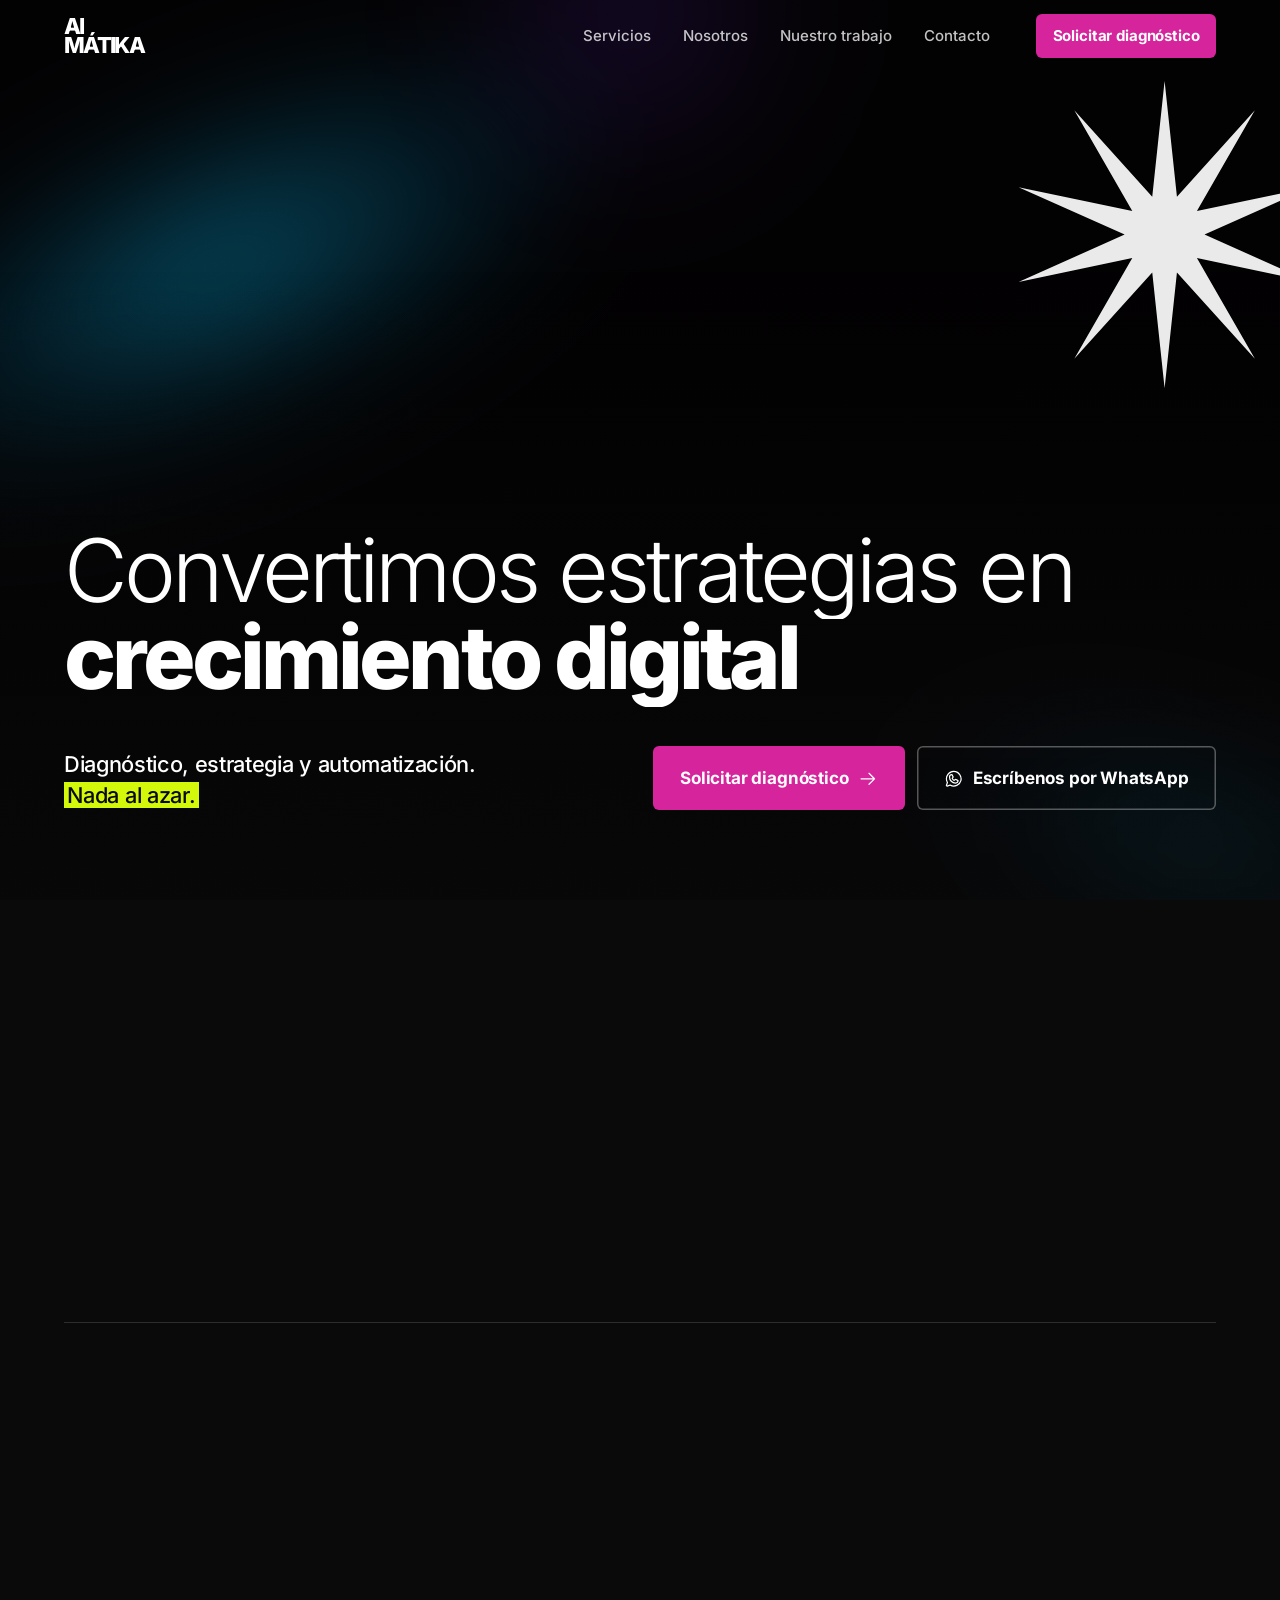
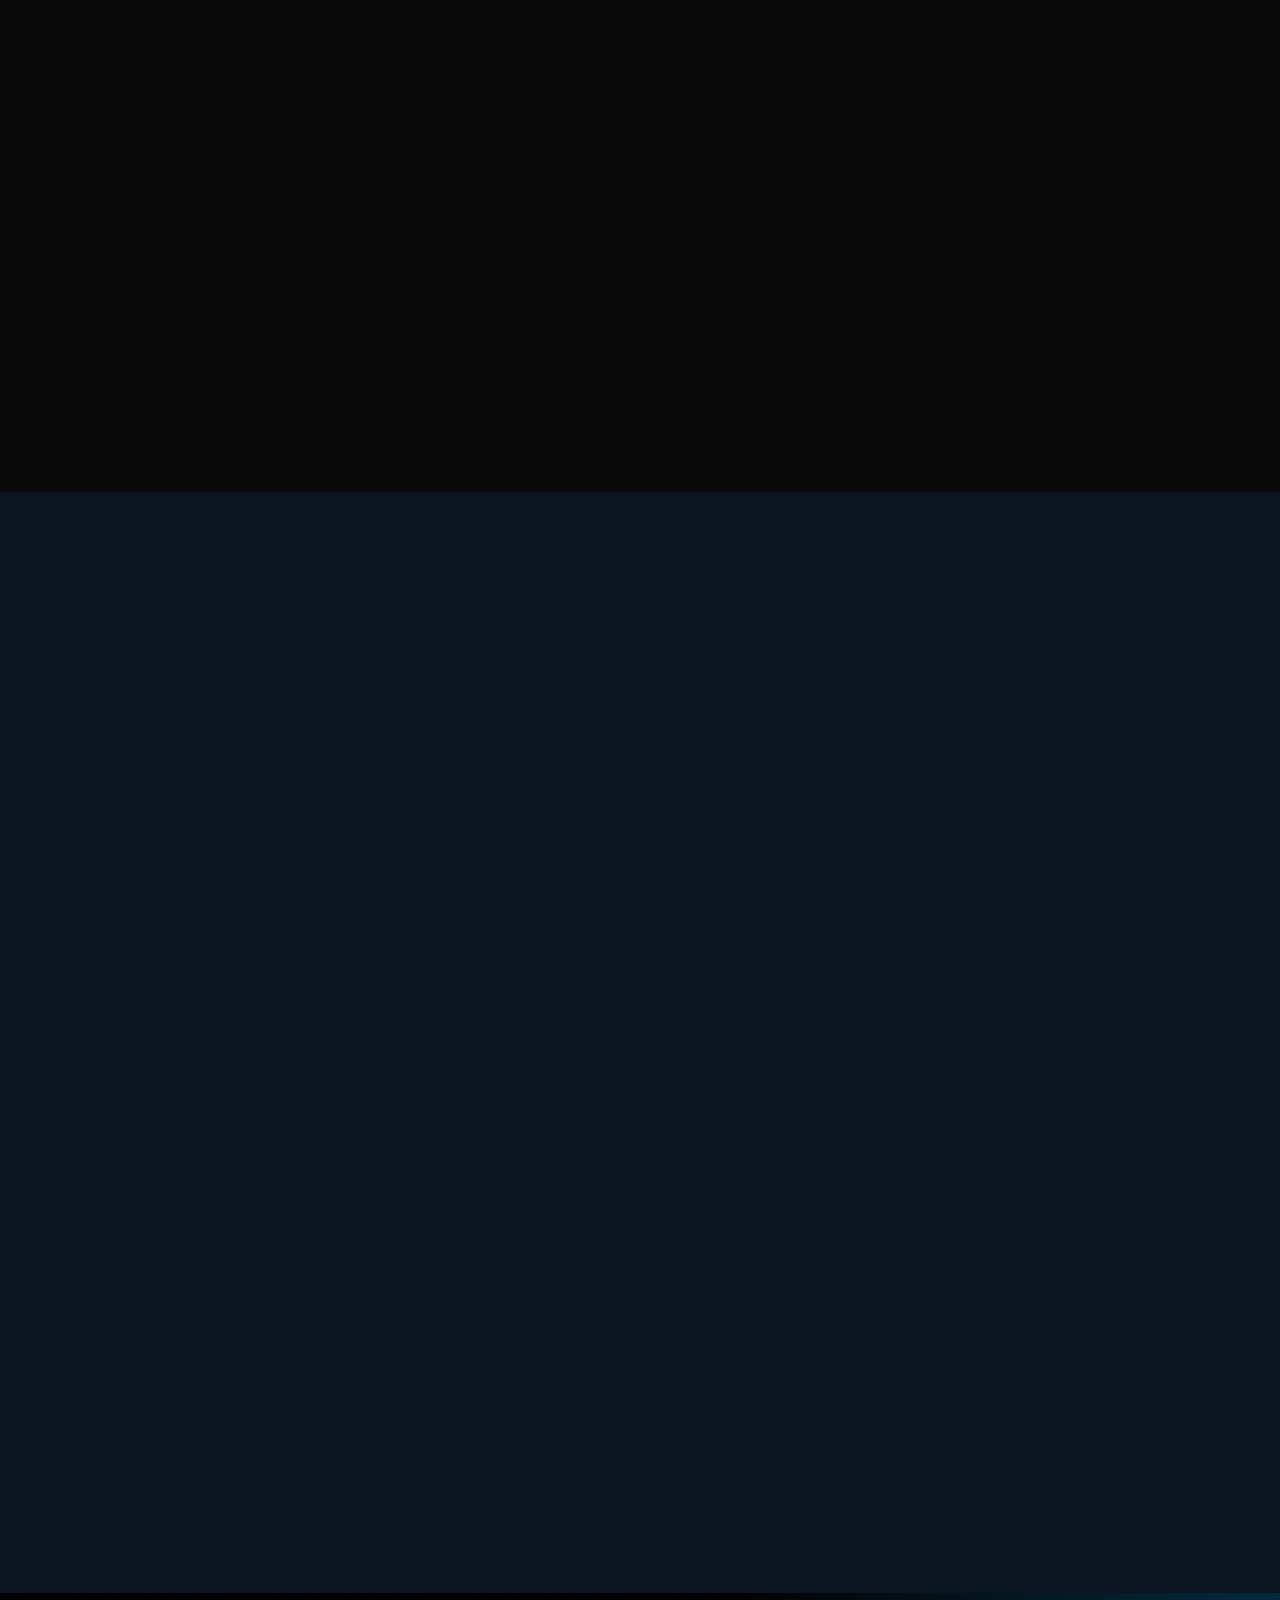
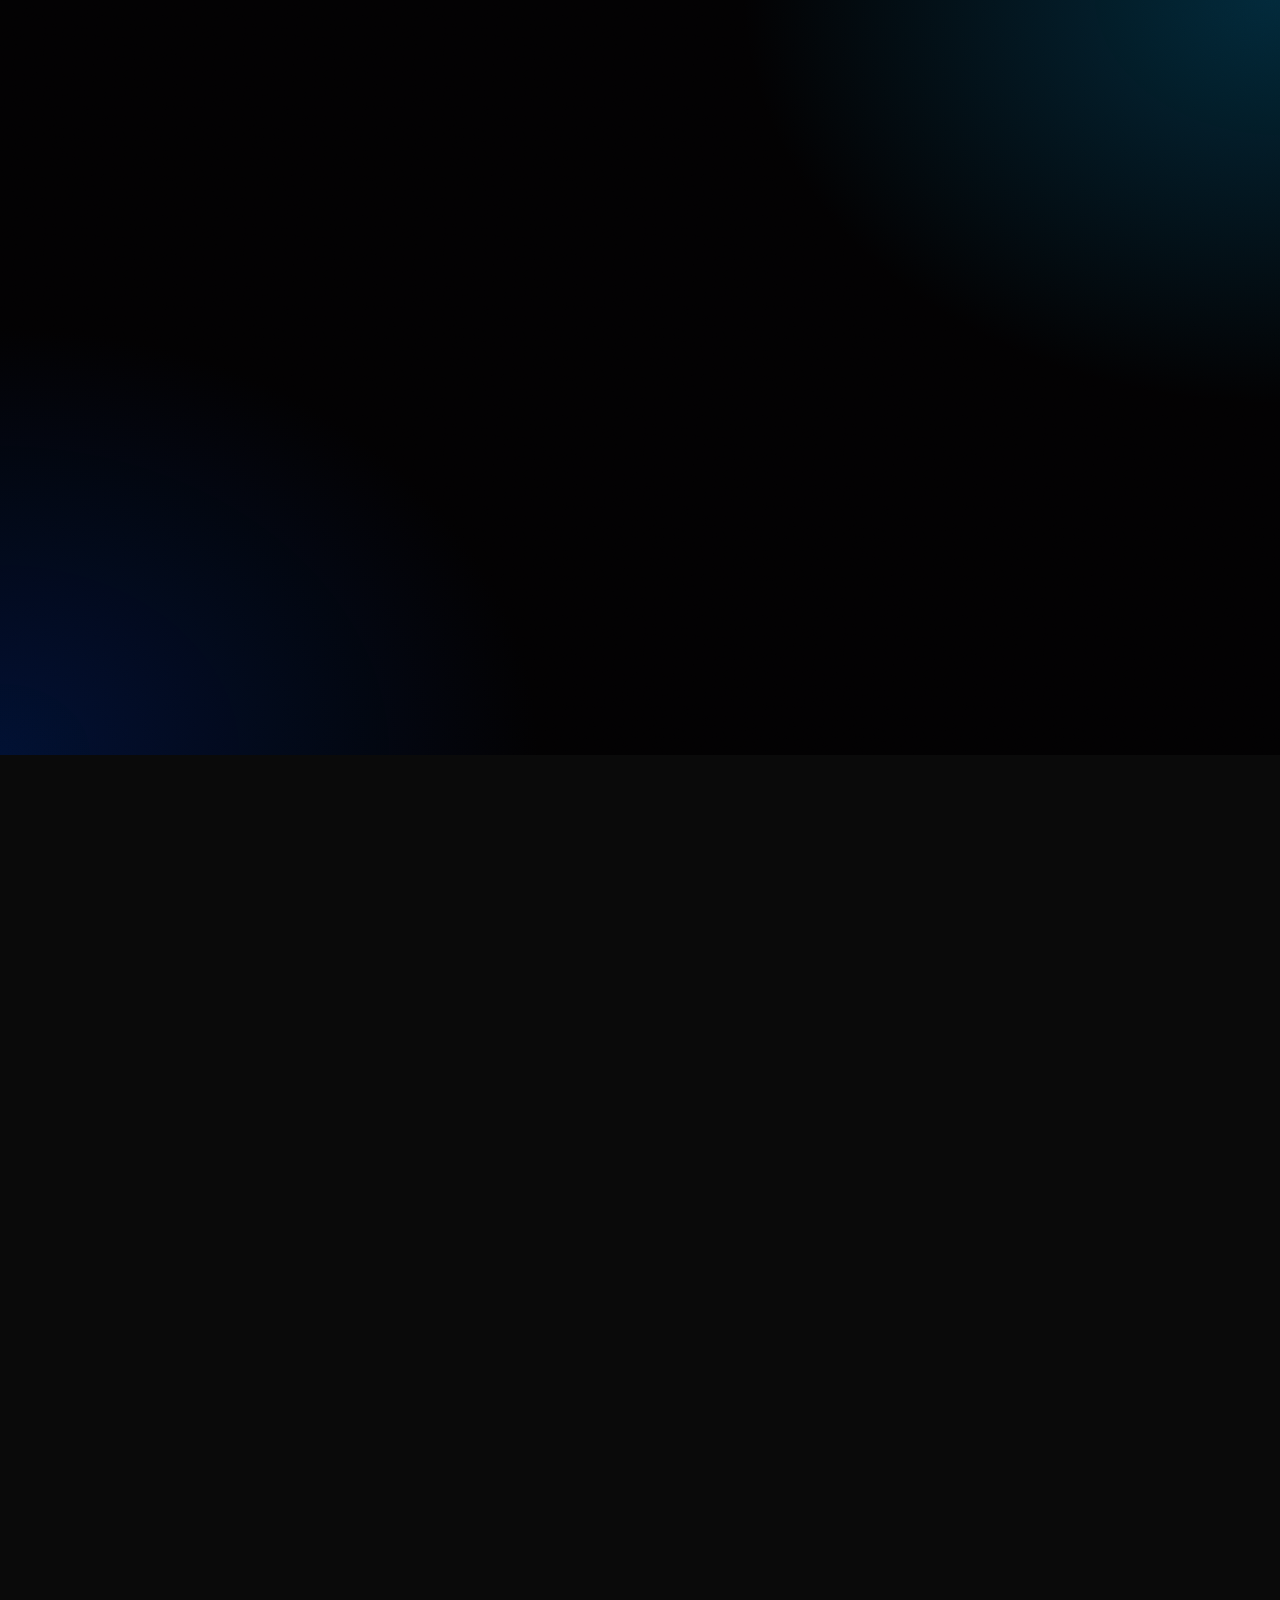
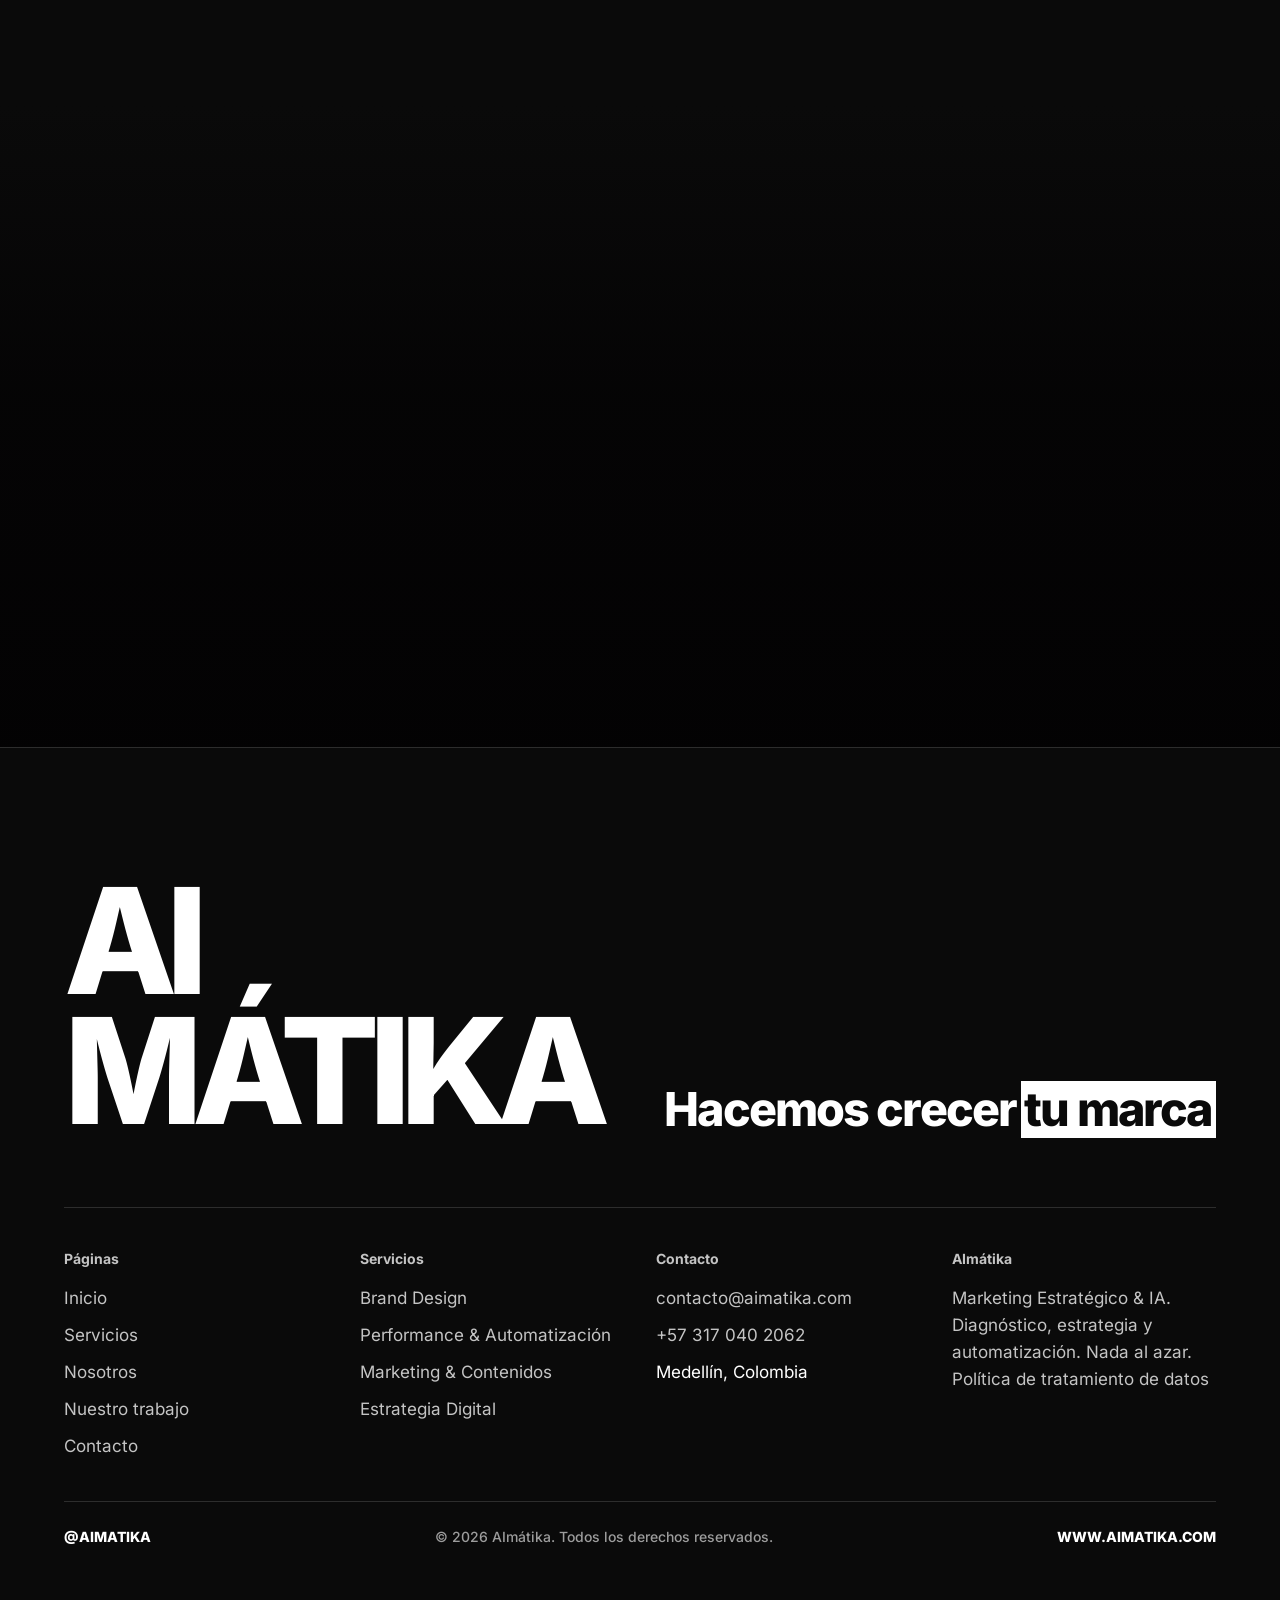
<file: index.html>
<!doctype html>
<html lang="es-CO">
<head>
  <meta charset="utf-8">
  <meta name="viewport" content="width=device-width, initial-scale=1, viewport-fit=cover">
  <!-- Seguridad: solo se cargan archivos de este mismo sitio (y el chat de Susana). En WordPress esto va como cabecera del servidor (ver GUIA-ELEMENTOR.md). -->
  <meta http-equiv="Content-Security-Policy" content="default-src 'self'; script-src 'self'; style-src 'self'; img-src 'self' data:; font-src 'self'; connect-src 'self'; frame-src https://chatbot-susana-aim-tika.ai.studio; form-action 'self'; base-uri 'self'; object-src 'none'">
  <meta name="referrer" content="strict-origin-when-cross-origin">
  <title>AImátika · Marketing Estratégico & IA en Medellín</title>
  <meta name="description" content="Agencia de marketing estratégico e IA en Medellín. Diagnóstico, estrategia y automatización. Nada al azar. Hacemos crecer tu marca.">
  <link rel="canonical" href="https://www.aimatika.com/">
  <meta name="theme-color" content="#0A0A0A">
  <meta property="og:type" content="website">
  <meta property="og:locale" content="es_CO">
  <meta property="og:site_name" content="AImátika">
  <meta property="og:title" content="AImátika · Marketing Estratégico & IA en Medellín">
  <meta property="og:description" content="Agencia de marketing estratégico e IA en Medellín. Diagnóstico, estrategia y automatización. Nada al azar. Hacemos crecer tu marca.">
  <meta property="og:image" content="https://www.aimatika.com/img/compartir.jpg">
  <meta property="og:image:width" content="1200">
  <meta property="og:image:height" content="630">
  <meta name="twitter:card" content="summary_large_image">
  <link rel="icon" href="img/favicon.svg" type="image/svg+xml">
  <link rel="preload" href="fonts/inter-variable-latin.woff2" as="font" type="font/woff2" crossorigin>
  <link rel="preload" as="image" href="img/aurora-inicio-1920.webp" imagesrcset="img/aurora-inicio-1200.webp 1200w, img/aurora-inicio-1920.webp 1920w" imagesizes="100vw" media="(min-width: 641px)" fetchpriority="high">
  <link rel="preload" as="image" href="img/aurora-inicio-movil-900.webp" media="(max-width: 640px)" fetchpriority="high">
  <script type="application/ld+json">
  {
    "@context": "https://schema.org",
    "@type": "ProfessionalService",
    "name": "AImátika",
    "description": "Agencia de marketing estratégico e IA en Medellín. Diagnóstico, estrategia y automatización.",
    "url": "https://www.aimatika.com/",
    "email": "contacto@aimatika.com",
    "telephone": "+57 317 040 2062",
    "image": "https://www.aimatika.com/img/compartir.jpg",
    "address": { "@type": "PostalAddress", "addressLocality": "Medellín", "addressCountry": "CO" },
    "areaServed": "CO"
  }
  </script>
  <link rel="stylesheet" href="css/estilos.css">
  <script src="js/main.js" defer></script>
</head>
<body>

<!-- ================================================================
     BLOQUE GLOBAL · Iconos y elementos gráficos de marca
     Asterisco y destello: elementos del manual de marca.
     Demás iconos: Phosphor Icons (licencia MIT).
     En Elementor: pegar una sola vez en la plantilla de Cabecera (widget HTML).
     ================================================================ -->
<svg class="sprite" aria-hidden="true" focusable="false">
  <symbol id="i-asterisco" viewBox="0 0 100 100"><rect x="42" y="2" width="16" height="96"/><rect x="42" y="2" width="16" height="96" transform="rotate(60 50 50)"/><rect x="42" y="2" width="16" height="96" transform="rotate(120 50 50)"/></symbol>
  <symbol id="i-destello" viewBox="0 0 100 100"><polygon points="50,0 54.02,37.64 79.39,9.55 60.52,42.36 97.55,34.55 63,50 97.55,65.45 60.52,57.64 79.39,90.45 54.02,62.36 50,100 45.98,62.36 20.61,90.45 39.48,57.64 2.45,65.45 37,50 2.45,34.55 39.48,42.36 20.61,9.55 45.98,37.64"/></symbol>
  <symbol id="i-flecha" viewBox="0 0 256 256"><path d="M221.66,133.66l-72,72a8,8,0,0,1-11.32-11.32L196.69,136H40a8,8,0,0,1,0-16H196.69L138.34,61.66a8,8,0,0,1,11.32-11.32l72,72A8,8,0,0,1,221.66,133.66Z"/></symbol>
  <symbol id="i-flecha-diag" viewBox="0 0 256 256"><path d="M200,64V168a8,8,0,0,1-16,0V83.31L69.66,197.66a8,8,0,0,1-11.32-11.32L172.69,72H88a8,8,0,0,1,0-16H192A8,8,0,0,1,200,64Z"/></symbol>
  <symbol id="i-whatsapp" viewBox="0 0 256 256"><path d="M187.58,144.84l-32-16a8,8,0,0,0-8,.5l-14.69,9.8a40.55,40.55,0,0,1-16-16l9.8-14.69a8,8,0,0,0,.5-8l-16-32A8,8,0,0,0,104,64a40,40,0,0,0-40,40,88.1,88.1,0,0,0,88,88,40,40,0,0,0,40-40A8,8,0,0,0,187.58,144.84ZM152,176a72.08,72.08,0,0,1-72-72A24,24,0,0,1,99.29,80.46l11.48,23L101,118a8,8,0,0,0-.73,7.51,56.47,56.47,0,0,0,30.15,30.15A8,8,0,0,0,138,155l14.61-9.74,23,11.48A24,24,0,0,1,152,176ZM128,24A104,104,0,0,0,36.18,176.88L24.83,210.93a16,16,0,0,0,20.24,20.24l34.05-11.35A104,104,0,1,0,128,24Zm0,192a87.87,87.87,0,0,1-44.06-11.81,8,8,0,0,0-6.54-.67L40,216,52.47,178.6a8,8,0,0,0-.66-6.54A88,88,0,1,1,128,216Z"/></symbol>
  <symbol id="i-copiar" viewBox="0 0 256 256"><path d="M216,32H88a8,8,0,0,0-8,8V80H40a8,8,0,0,0-8,8V216a8,8,0,0,0,8,8H168a8,8,0,0,0,8-8V176h40a8,8,0,0,0,8-8V40A8,8,0,0,0,216,32ZM160,208H48V96H160Zm48-48H176V88a8,8,0,0,0-8-8H96V48H208Z"/></symbol>
  <symbol id="i-cerrar" viewBox="0 0 256 256"><path d="M205.66,194.34a8,8,0,0,1-11.32,11.32L128,139.31,61.66,205.66a8,8,0,0,1-11.32-11.32L116.69,128,50.34,61.66A8,8,0,0,1,61.66,50.34L128,116.69l66.34-66.35a8,8,0,0,1,11.32,11.32L139.31,128Z"/></symbol>
  <symbol id="i-correo" viewBox="0 0 256 256"><path d="M224,48H32a8,8,0,0,0-8,8V192a16,16,0,0,0,16,16H216a16,16,0,0,0,16-16V56A8,8,0,0,0,224,48ZM203.43,64,128,133.15,52.57,64ZM216,192H40V74.19l82.59,75.71a8,8,0,0,0,10.82,0L216,74.19V192Z"/></symbol>
  <symbol id="i-telefono" viewBox="0 0 256 256"><path d="M222.37,158.46l-47.11-21.11-.13-.06a16,16,0,0,0-15.17,1.4,8.12,8.12,0,0,0-.75.56L134.87,160c-15.42-7.49-31.34-23.29-38.83-38.51l20.78-24.71c.2-.25.39-.5.57-.77a16,16,0,0,0,1.32-15.06l0-.12L97.54,33.64a16,16,0,0,0-16.62-9.52A56.26,56.26,0,0,0,32,80c0,79.4,64.6,144,144,144a56.26,56.26,0,0,0,55.88-48.92A16,16,0,0,0,222.37,158.46ZM176,208A128.14,128.14,0,0,1,48,80,40.2,40.2,0,0,1,82.87,40a.61.61,0,0,0,0,.12l21,47L83.2,111.86a6.13,6.13,0,0,0-.57.77,16,16,0,0,0-1,15.7c9.06,18.53,27.73,37.06,46.46,46.11a16,16,0,0,0,15.75-1.14,8.44,8.44,0,0,0,.74-.56L168.89,152l47,21.05h0s.08,0,.11,0A40.21,40.21,0,0,1,176,208Z"/></symbol>
  <symbol id="i-ubicacion" viewBox="0 0 256 256"><path d="M128,64a40,40,0,1,0,40,40A40,40,0,0,0,128,64Zm0,64a24,24,0,1,1,24-24A24,24,0,0,1,128,128Zm0-112a88.1,88.1,0,0,0-88,88c0,31.4,14.51,64.68,42,96.25a254.19,254.19,0,0,0,41.45,38.3,8,8,0,0,0,9.18,0A254.19,254.19,0,0,0,174,200.25c27.45-31.57,42-64.85,42-96.25A88.1,88.1,0,0,0,128,16Zm0,206c-16.53-13-72-60.75-72-118a72,72,0,0,1,144,0C200,161.23,144.53,209,128,222Z"/></symbol>
  <symbol id="i-ciclo" viewBox="0 0 256 256"><path d="M224,48V96a8,8,0,0,1-8,8H168a8,8,0,0,1,0-16h28.69L182.06,73.37a79.56,79.56,0,0,0-56.13-23.43h-.45A79.52,79.52,0,0,0,69.59,72.71,8,8,0,0,1,58.41,61.27a96,96,0,0,1,135,.79L208,76.69V48a8,8,0,0,1,16,0ZM186.41,183.29a80,80,0,0,1-112.47-.66L59.31,168H88a8,8,0,0,0,0-16H40a8,8,0,0,0-8,8v48a8,8,0,0,0,16,0V179.31l14.63,14.63A95.43,95.43,0,0,0,130,222.06h.53a95.36,95.36,0,0,0,67.07-27.33,8,8,0,0,0-11.18-11.44Z"/></symbol>
  <symbol id="i-comillas" viewBox="0 0 256 256"><path d="M100,56H40A16,16,0,0,0,24,72v64a16,16,0,0,0,16,16h60v8a32,32,0,0,1-32,32,8,8,0,0,0,0,16,48.05,48.05,0,0,0,48-48V72A16,16,0,0,0,100,56Zm0,80H40V72h60ZM216,56H156a16,16,0,0,0-16,16v64a16,16,0,0,0,16,16h60v8a32,32,0,0,1-32,32,8,8,0,0,0,0,16,48.05,48.05,0,0,0,48-48V72A16,16,0,0,0,216,56Zm0,80H156V72h60Z"/></symbol>
  <symbol id="i-externo" viewBox="0 0 256 256"><path d="M224,104a8,8,0,0,1-16,0V59.32l-66.33,66.34a8,8,0,0,1-11.32-11.32L196.68,48H152a8,8,0,0,1,0-16h64a8,8,0,0,1,8,8Zm-40,24a8,8,0,0,0-8,8v72H48V80h72a8,8,0,0,0,0-16H48A16,16,0,0,0,32,80V208a16,16,0,0,0,16,16H176a16,16,0,0,0,16-16V136A8,8,0,0,0,184,128Z"/></symbol>
</svg>

<a class="saltar" href="#contenido">Saltar al contenido</a>
<div class="sr" id="anuncio" aria-live="polite"></div>

<!-- ================================================================
     BLOQUE GLOBAL · Menú
     En Elementor: Theme Builder > Cabecera (aplicar a todo el sitio).
     ================================================================ -->
<header class="nav" data-nav>
  <div class="contenedor nav__in">
    <a class="logo" href="index.html" aria-label="AImátika, ir al inicio"><span>AI</span><span>MÁTIKA</span></a>
    <nav class="nav__links" aria-label="Principal">
      <a href="servicios.html">Servicios</a>
      <a href="nosotros.html">Nosotros</a>
      <a href="trabajo.html">Nuestro trabajo</a>
      <a href="contacto.html">Contacto</a>
    </nav>
    <a class="btn btn--accion nav__cta" href="contacto.html#formulario">Solicitar diagnóstico</a>
    <button class="nav__toggle" type="button" aria-expanded="false" aria-controls="menu-movil" aria-label="Abrir menú"><span></span><span></span></button>
  </div>
</header>

<div class="menu-movil" id="menu-movil">
  <nav aria-label="Menú del celular">
    <a href="index.html" aria-current="page">Inicio</a>
    <a href="servicios.html">Servicios</a>
    <a href="nosotros.html">Nosotros</a>
    <a href="trabajo.html">Nuestro trabajo</a>
    <a href="contacto.html">Contacto</a>
  </nav>
  <div class="menu-movil__acciones">
    <a class="btn btn--accion" href="contacto.html#formulario">Solicitar diagnóstico <svg class="i-flecha" aria-hidden="true" focusable="false"><use href="#i-flecha"/></svg></a>
    <a class="btn btn--linea" href="https://wa.me/573170402062?text=Hola%20AIm%C3%A1tika%2C%20quiero%20solicitar%20un%20diagn%C3%B3stico." target="_blank" rel="noopener noreferrer"><svg aria-hidden="true" focusable="false"><use href="#i-whatsapp"/></svg> Escríbenos por WhatsApp</a>
  </div>
</div>

<main id="contenido">

  <!-- ================================================================
       SECCIÓN 1 · Banner principal (Línea Aurora)
       Elementor: Contenedor ancho completo, altura mínima 100vh,
       fondo = img/aurora-inicio-1920.webp (celular: aurora-inicio-movil-900.webp).
       Las capas de luz animadas son un widget HTML con el bloque .hero__luces.
       ================================================================ -->
  <section class="hero" aria-labelledby="hero-titulo">
    <div class="hero__fondo" aria-hidden="true">
      <picture>
        <source media="(max-width: 640px)" srcset="img/aurora-inicio-movil-900.webp" width="900" height="1602">
        <source srcset="img/aurora-inicio-1200.webp 1200w, img/aurora-inicio-1920.webp 1920w" sizes="100vw" width="1920" height="1080">
        <img src="img/aurora-inicio-1920.webp" alt="" width="1920" height="1080" fetchpriority="high" decoding="async">
      </picture>
    </div>
    <div class="hero__luces" aria-hidden="true">
      <span class="hero__haz hero__haz--1"></span>
      <span class="hero__haz hero__haz--2"></span>
      <span class="hero__haz hero__haz--3"></span>
      <span class="hero__barrido"></span>
    </div>
    <div class="hero__cursor" aria-hidden="true"><span></span></div>

    <div class="contenedor hero__in">
      <!-- La estrella va DENTRO del bloque de texto: así solo oscurece las letras que toca (ver .hero__destello en estilos.css) -->
      <div class="hero__destello" aria-hidden="true"><svg viewBox="0 0 100 100" focusable="false"><use href="#i-destello"/></svg></div>
      <h1 class="hero__titulo" id="hero-titulo">
        <span class="hero__l1" data-linea><span>Convertimos estrategias en</span></span>
        <span class="hero__l2" data-linea><span>crecimiento digital</span></span>
      </h1>
      <div class="hero__pie">
        <p class="hero__valor">Diagnóstico, estrategia y automatización. <mark class="resaltar">Nada al azar.</mark></p>
        <div class="acciones">
          <a class="btn btn--accion btn--grande" href="contacto.html#formulario">Solicitar diagnóstico <svg class="i-flecha" aria-hidden="true" focusable="false"><use href="#i-flecha"/></svg></a>
          <a class="btn btn--linea btn--grande" href="https://wa.me/573170402062?text=Hola%20AIm%C3%A1tika%2C%20quiero%20solicitar%20un%20diagn%C3%B3stico." target="_blank" rel="noopener noreferrer"><svg aria-hidden="true" focusable="false"><use href="#i-whatsapp"/></svg> Escríbenos por WhatsApp</a>
        </div>
      </div>
    </div>
  </section>

  <!-- ================================================================
       SECCIÓN 2 · Resumen de servicios  →  servicios.html
       Elementor: Contenedor en caja (1320 px). Lista de 4 filas con enlace.
       ================================================================ -->
  <section class="seccion" aria-labelledby="servicios-titulo">
    <div class="contenedor">
      <div class="encabezado">
        <div>
          <h2 class="titulo" id="servicios-titulo"><span data-linea><span>Cuatro frentes,</span></span><span data-linea><span class="ligero">un mismo objetivo</span></span></h2>
          <p class="lead" data-aparecer>Que tu marca crezca. Cada servicio está conectado con los demás.</p>
        </div>
        <a class="enlace-flecha" href="servicios.html" data-aparecer>Ver todos los servicios <svg aria-hidden="true" focusable="false"><use href="#i-flecha"/></svg></a>
      </div>
      <ul class="lista-servicios" data-grupo>
        <li class="fila-servicio" data-aparecer>
          <a href="servicios.html#brand-design">
            <h3>Brand Design</h3>
            <p>Una identidad que se reconoce a primera vista y se mantiene igual en todos tus canales.</p>
            <span class="fila-servicio__flecha" aria-hidden="true"><svg aria-hidden="true" focusable="false"><use href="#i-flecha-diag"/></svg></span>
          </a>
        </li>
        <li class="fila-servicio" data-aparecer>
          <a href="servicios.html#performance">
            <h3>Performance &amp; Automatización</h3>
            <p>Pauta que se mide y procesos que trabajan solos, para que no se te escape ningún cliente potencial.</p>
            <span class="fila-servicio__flecha" aria-hidden="true"><svg aria-hidden="true" focusable="false"><use href="#i-flecha-diag"/></svg></span>
          </a>
        </li>
        <li class="fila-servicio" data-aparecer>
          <a href="servicios.html#contenidos">
            <h3>Marketing &amp; Contenidos</h3>
            <p>Contenido con un objetivo detrás: qué publicar, para quién y para qué.</p>
            <span class="fila-servicio__flecha" aria-hidden="true"><svg aria-hidden="true" focusable="false"><use href="#i-flecha-diag"/></svg></span>
          </a>
        </li>
        <li class="fila-servicio" data-aparecer>
          <a href="servicios.html#estrategia">
            <h3>Estrategia Digital</h3>
            <p>Antes de hacer, entendemos. Revisamos dónde está tu marca hoy y trazamos el camino.</p>
            <span class="fila-servicio__flecha" aria-hidden="true"><svg aria-hidden="true" focusable="false"><use href="#i-flecha-diag"/></svg></span>
          </a>
        </li>
      </ul>
    </div>
  </section>

  <!-- ================================================================
       SECCIÓN 3 · Resumen de nosotros + cifras  →  nosotros.html
       Elementor: Contenedor en caja, fondo color superficie (#0C1422).
       ================================================================ -->
  <section class="seccion seccion--superficie" aria-labelledby="nosotros-titulo">
    <div class="contenedor">
      <h2 class="manifiesto" id="nosotros-titulo" data-aparecer>
        <span class="manifiesto__no">No te vendemos <s class="tachado">“uso de IA”</s>.</span>
        Te damos un sistema que trabaja para tu negocio.
      </h2>
      <div class="resumen-nosotros__cuerpo">
        <div data-aparecer>
          <p class="texto">AImátika nace en Medellín al ver que muchas empresas tenían redes, página web y herramientas, pero nada de eso trabajaba en equipo. Por eso unimos estrategia, creatividad, tecnología y datos en un solo lugar.</p>
          <div class="acciones"><a class="enlace-flecha" href="nosotros.html">Conoce al equipo <svg aria-hidden="true" focusable="false"><use href="#i-flecha"/></svg></a></div>
        </div>
        <ul class="ecuacion-mini" data-aparecer aria-label="Automatización propia, más estrategia, más criterio humano, es igual a un solo proveedor">
          <li>Automatización propia</li><li class="op" aria-hidden="true">+</li>
          <li>Estrategia</li><li class="op" aria-hidden="true">+</li>
          <li>Criterio humano</li><li class="op" aria-hidden="true">=</li>
          <li class="total">Un solo proveedor</li>
        </ul>
      </div>

      <!-- EJEMPLO · Cifras inventadas para ver el diseño. REEMPLAZAR por datos reales antes de publicar.
           EJEMPLO · "10 marcas" debe coincidir con el mensaje de la sección "Nuestro trabajo". -->
      <ul class="cifras" data-grupo>
        <li class="cifra" data-aparecer><span class="cifra__num">10</span><span class="cifra__txt">marcas acompañadas en Colombia</span></li>
        <li class="cifra" data-aparecer><span class="cifra__num">312<small> h</small></span><span class="cifra__txt">al mes ahorradas en tareas que ahora son automáticas</span></li>
        <li class="cifra" data-aparecer><span class="cifra__num">3,4<small>×</small></span><span class="cifra__txt">más clientes potenciales en seis meses, en promedio</span></li>
      </ul>
    </div>
  </section>

  <!-- ================================================================
       SECCIÓN 4 · Resumen del proceso  →  servicios.html#proceso
       Elementor: Contenedor ancho completo, fondo degradado Aurora (ver .proceso-sec).
       ================================================================ -->
  <section class="seccion proceso-sec con-ruido" aria-labelledby="proceso-titulo">
    <div class="contenedor">
      <div class="encabezado">
        <div>
          <h2 class="titulo" id="proceso-titulo"><span data-linea><span>Cómo trabajamos</span></span></h2>
          <p class="lead" data-aparecer>Seis pasos, en orden. Cada uno parte de lo que aprendimos en el anterior.</p>
        </div>
        <a class="enlace-flecha" href="servicios.html#proceso" data-aparecer>Ver el proceso completo <svg aria-hidden="true" focusable="false"><use href="#i-flecha"/></svg></a>
      </div>
      <ol class="riel" data-grupo>
        <li data-aparecer>Diagnosticar</li>
        <li data-aparecer>Estrategia</li>
        <li data-aparecer>Construir</li>
        <li data-aparecer>Activar</li>
        <li data-aparecer>Medir</li>
        <li data-aparecer>Optimizar</li>
      </ol>
      <p class="proceso__ciclo" data-aparecer><svg aria-hidden="true" focusable="false"><use href="#i-ciclo"/></svg> Medir y optimizar es un ciclo, no un final.</p>
    </div>
  </section>

  <!-- ================================================================
       SECCIÓN 5 · Resumen de trabajo + testimonio  →  trabajo.html
       Elementor: Contenedor en caja. Dos proyectos + una cita.
       ================================================================ -->
  <section class="seccion" aria-labelledby="trabajo-titulo">
    <div class="contenedor">
      <div class="encabezado">
        <div>
          <h2 class="titulo" id="trabajo-titulo"><span data-linea><span>Nuestro trabajo</span></span></h2>
          <p class="lead" data-aparecer>Algunos proyectos en los que hemos trabajado.</p>
        </div>
        <a class="enlace-flecha" href="trabajo.html" data-aparecer>Ver todos los proyectos <svg aria-hidden="true" focusable="false"><use href="#i-flecha"/></svg></a>
      </div>
      <!-- EJEMPLO · Cifra de marcas. REEMPLAZAR "10" por la cifra real antes de publicar
           (debe coincidir con la cifra de marcas de la sección "No te vendemos uso de IA"). -->
      <p class="marcas-mensaje" data-aparecer>Hemos trabajado con <strong>10 marcas</strong> en Colombia</p>

      <!-- EJEMPLO · Testimonio inventado. REEMPLAZAR por uno real (cita, nombre, cargo, empresa y foto). -->
      <figure class="testimonio-grande" data-aparecer>
        <svg viewBox="0 0 256 256" aria-hidden="true" focusable="false"><use href="#i-comillas"/></svg>
        <div>
          <blockquote><p>Teníamos redes, web y pauta, pero cada cosa iba por su lado. Ahora todo apunta al mismo objetivo.</p></blockquote>
          <figcaption class="firma"><img class="firma__foto" src="img/testimonio-laura-restrepo.webp" alt="" width="160" height="160" loading="lazy" decoding="async"><span><strong>Laura Restrepo</strong><span>Gerente de mercadeo · Café Altamira</span></span></figcaption>
        </div>
      </figure>
    </div>
  </section>

  <!-- ================================================================
       SECCIÓN · Llamado final
       Elementor: Contenedor ancho completo, fondo img/aurora-contacto-1776.webp
       ================================================================ -->
  <section class="llamado" aria-labelledby="llamado-titulo">
    <div class="llamado__fondo" aria-hidden="true">
      <img src="img/aurora-contacto-1776.webp" srcset="img/aurora-contacto-900.webp 900w, img/aurora-contacto-1776.webp 1776w" sizes="100vw" alt="" width="1776" height="896" loading="lazy" decoding="async">
    </div>
    <div class="contenedor">
      <h2 class="llamado__titulo" id="llamado-titulo"><span data-linea><span>Cuéntanos dónde está tu marca hoy</span></span></h2>
      <p class="lead" data-aparecer>Te decimos por dónde empezar.</p>
      <div class="acciones" data-aparecer>
        <a class="btn btn--accion btn--grande" href="contacto.html#formulario">Solicitar diagnóstico <svg class="i-flecha" aria-hidden="true" focusable="false"><use href="#i-flecha"/></svg></a>
        <a class="btn btn--linea btn--grande" href="https://wa.me/573170402062?text=Hola%20AIm%C3%A1tika%2C%20quiero%20solicitar%20un%20diagn%C3%B3stico." target="_blank" rel="noopener noreferrer"><svg aria-hidden="true" focusable="false"><use href="#i-whatsapp"/></svg> Escríbenos por WhatsApp</a>
      </div>
    </div>
  </section>

</main>

<!-- ================================================================
     BLOQUE GLOBAL · Pie de página
     En Elementor: Theme Builder > Pie de página (aplicar a todo el sitio).
     ================================================================ -->
<footer class="pie">
  <div class="contenedor">
    <div class="pie__top">
      <a class="logo logo--grande" href="index.html" aria-label="AImátika, volver al inicio"><span>AI</span><span>MÁTIKA</span></a>
      <p class="pie__slogan">Hacemos crecer <span class="caja">tu marca</span></p>
    </div>
    <div class="pie__medio">
      <div>
        <p class="pie__titulo">Páginas</p>
        <ul>
          <li><a href="index.html">Inicio</a></li>
          <li><a href="servicios.html">Servicios</a></li>
          <li><a href="nosotros.html">Nosotros</a></li>
          <li><a href="trabajo.html">Nuestro trabajo</a></li>
          <li><a href="contacto.html">Contacto</a></li>
        </ul>
      </div>
      <div>
        <p class="pie__titulo">Servicios</p>
        <ul>
          <li><a href="servicios.html#brand-design">Brand Design</a></li>
          <li><a href="servicios.html#performance">Performance &amp; Automatización</a></li>
          <li><a href="servicios.html#contenidos">Marketing &amp; Contenidos</a></li>
          <li><a href="servicios.html#estrategia">Estrategia Digital</a></li>
        </ul>
      </div>
      <div>
        <p class="pie__titulo">Contacto</p>
        <ul>
          <li><a href="mailto:contacto@aimatika.com">contacto@aimatika.com</a></li>
          <li><a href="https://wa.me/573170402062?text=Hola%20AIm%C3%A1tika%2C%20quiero%20solicitar%20un%20diagn%C3%B3stico." target="_blank" rel="noopener noreferrer">+57 317 040 2062</a></li>
          <li>Medellín, Colombia</li>
        </ul>
      </div>
      <div>
        <p class="pie__titulo">AImátika</p>
        <p>Marketing Estratégico &amp; IA. Diagnóstico, estrategia y automatización. Nada al azar.</p>
        <ul class="pie__legal">
          <li><a href="privacidad.html">Política de tratamiento de datos</a></li>
        </ul>
      </div>
    </div>
    <div class="pie__base">
      <span>@AIMATIKA</span>
      <span class="pie__copy">© <span data-anio>2026</span> AImátika. Todos los derechos reservados.</span>
      <span>WWW.AIMATIKA.COM</span>
    </div>
  </div>
</footer>

<!-- ================================================================
     BLOQUE GLOBAL · Susana (chat flotante)
     En Elementor: widget HTML dentro de la plantilla de Pie de página.
     ================================================================ -->
<div class="susana" data-susana>
  <button class="susana__boton" type="button" aria-expanded="false" aria-controls="susana-panel" aria-label="Hablar con Susana, te ayuda a encontrar por dónde empezar">
    <span class="susana__avatar" aria-hidden="true"><svg viewBox="0 0 100 100"><use href="#i-destello"/></svg></span>
    <span class="susana__texto"><strong>Susana</strong><span>Te ayudo a encontrar por dónde empezar</span></span>
  </button>
  <div class="susana__panel" id="susana-panel" role="dialog" aria-label="Chat con Susana">
    <div class="susana__cabecera">
      <span class="susana__avatar" aria-hidden="true"><svg viewBox="0 0 100 100"><use href="#i-destello"/></svg></span>
      <div class="susana__info"><strong>Susana</strong><span>Asistente de AImátika</span></div>
      <a class="icono-btn" href="https://chatbot-susana-aim-tika.ai.studio/?mode=chat" target="_blank" rel="noopener noreferrer" aria-label="Abrir a Susana en una pestaña nueva"><svg aria-hidden="true" focusable="false"><use href="#i-externo"/></svg></a>
      <button class="icono-btn" type="button" data-cerrar aria-label="Cerrar chat"><svg aria-hidden="true" focusable="false"><use href="#i-cerrar"/></svg></button>
    </div>
    <div class="susana__marco">
      <p class="susana__cargando">Cargando a Susana…</p>
      <iframe title="Chat con Susana" data-src="https://chatbot-susana-aim-tika.ai.studio/?mode=chat" allow="clipboard-write; microphone" referrerpolicy="strict-origin-when-cross-origin" loading="lazy"></iframe>
    </div>
  </div>
</div>

</body>
</html>
</file>
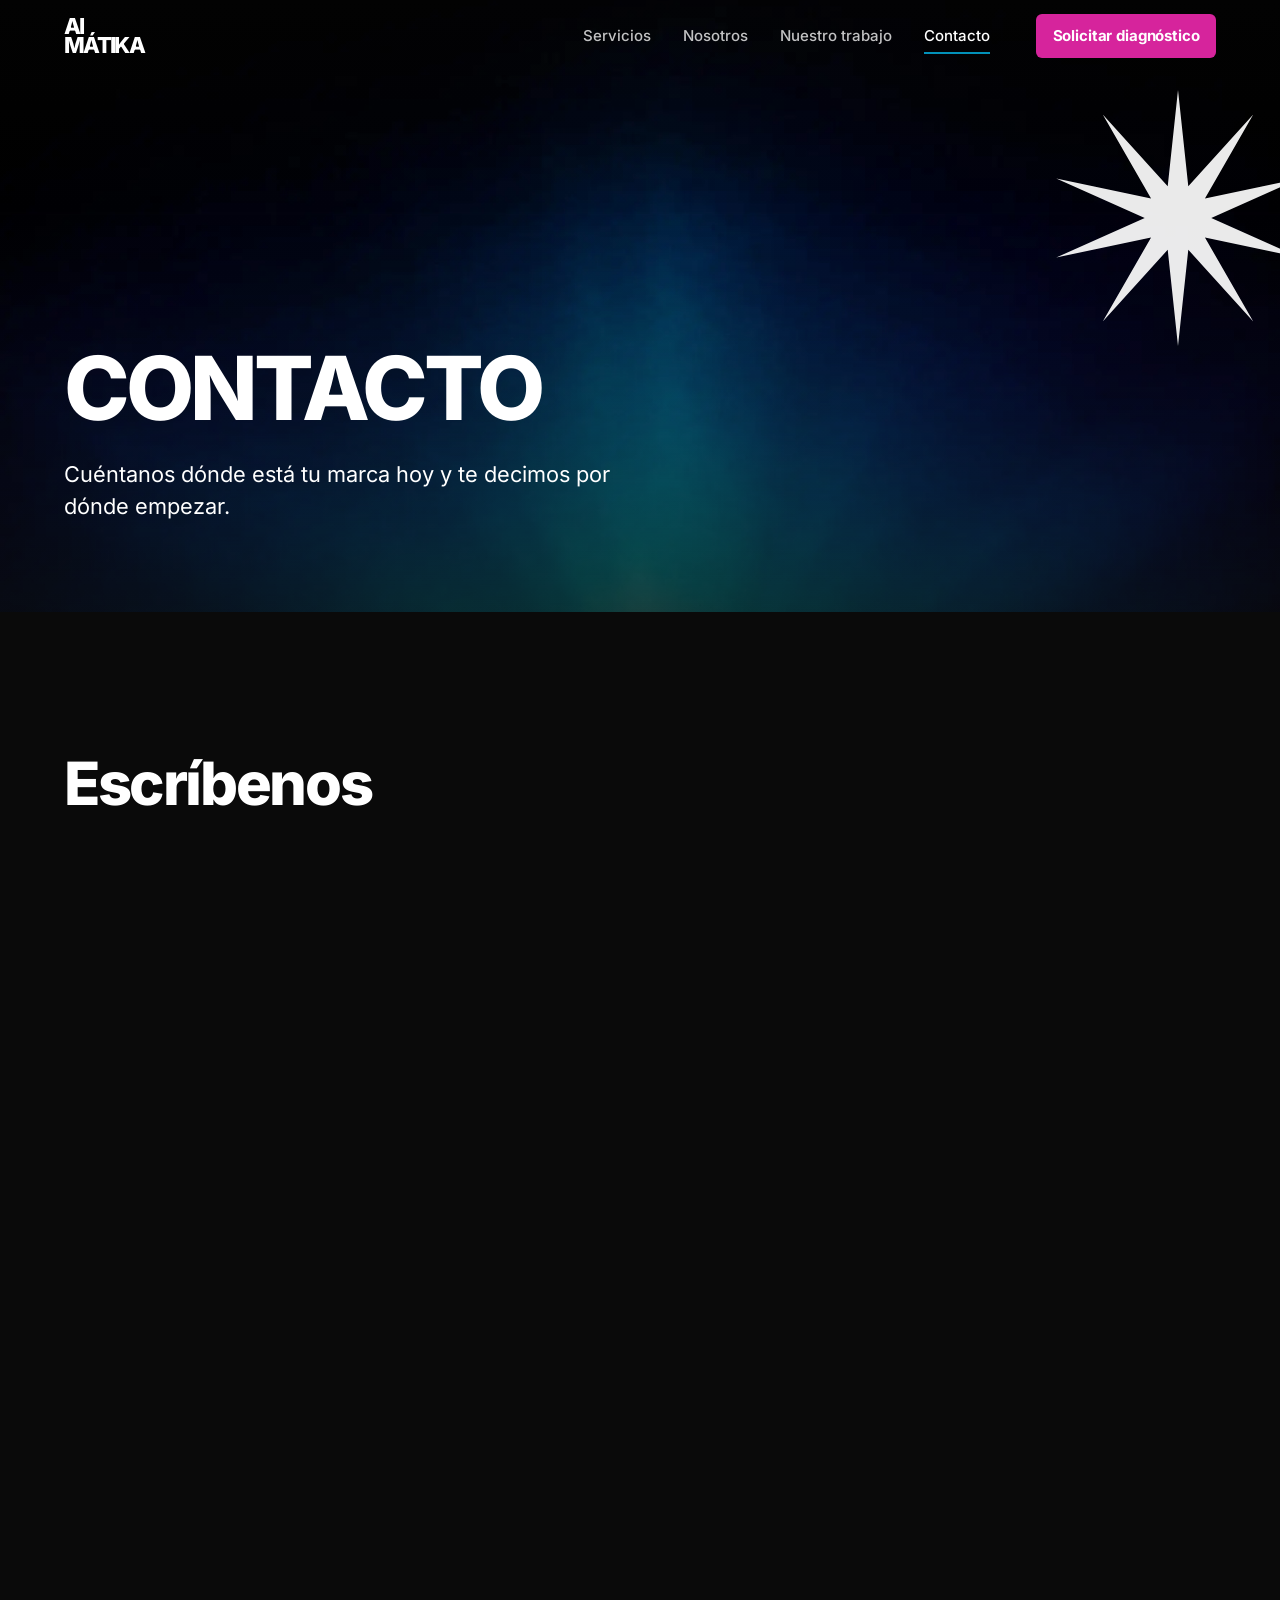
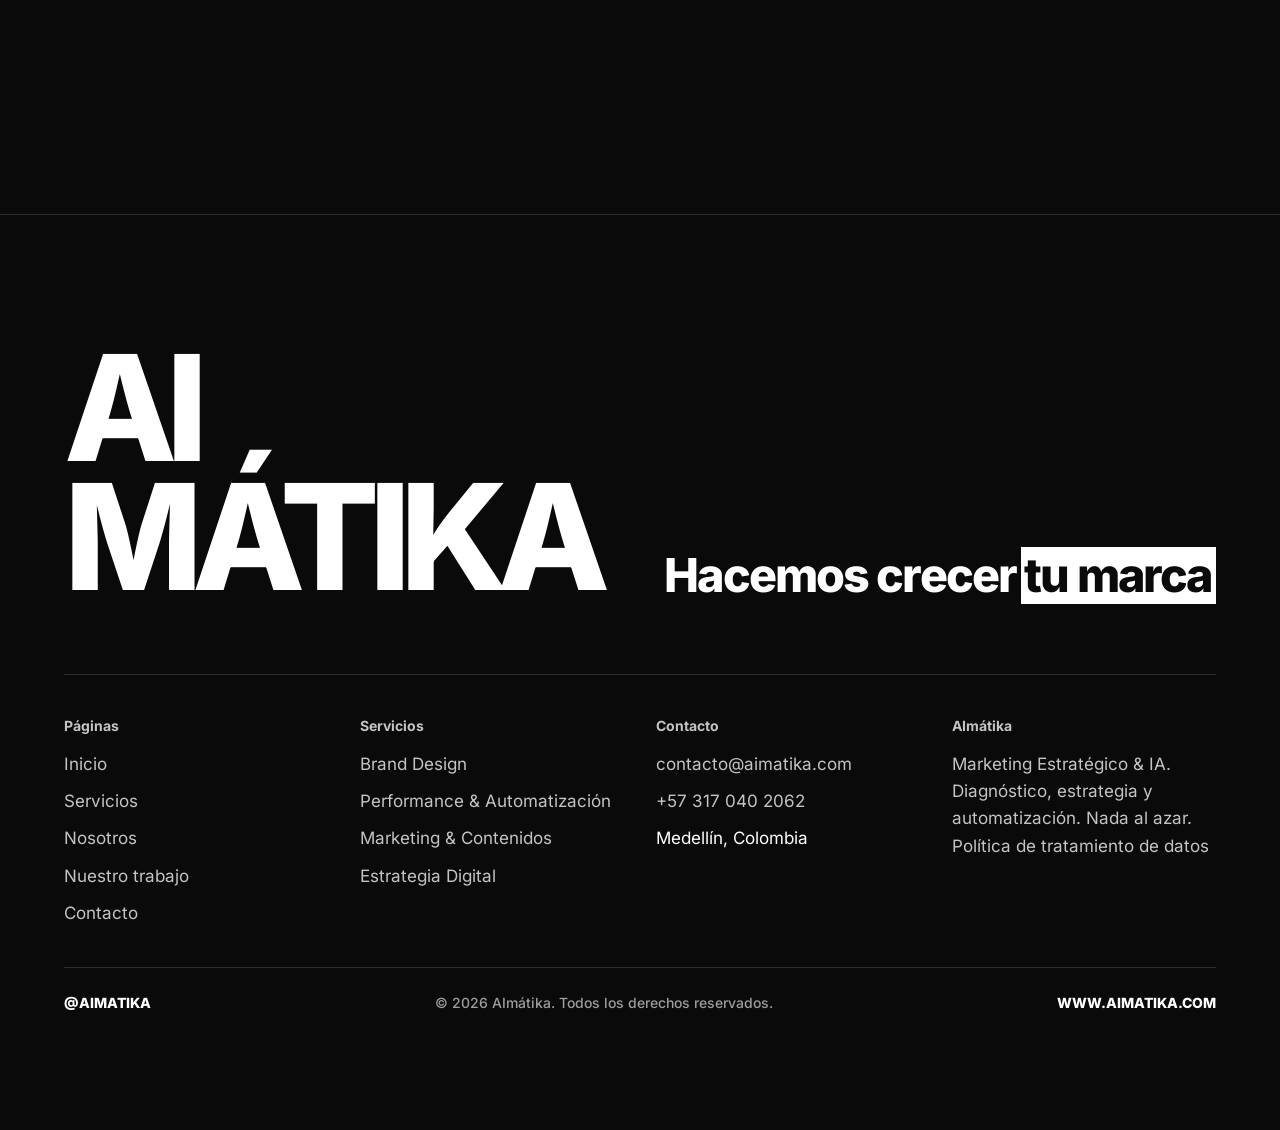
<file: contacto.html>
<!doctype html>
<html lang="es-CO">
<head>
  <meta charset="utf-8">
  <meta name="viewport" content="width=device-width, initial-scale=1, viewport-fit=cover">
  <!-- Seguridad: solo se cargan archivos de este mismo sitio (y el chat de Susana). En WordPress esto va como cabecera del servidor (ver GUIA-ELEMENTOR.md). -->
  <meta http-equiv="Content-Security-Policy" content="default-src 'self'; script-src 'self'; style-src 'self'; img-src 'self' data:; font-src 'self'; connect-src 'self'; frame-src https://chatbot-susana-aim-tika.ai.studio; form-action 'self'; base-uri 'self'; object-src 'none'">
  <meta name="referrer" content="strict-origin-when-cross-origin">
  <title>Contacto · AImátika</title>
  <meta name="description" content="Solicita tu diagnóstico. Escríbenos por WhatsApp al +57 317 040 2062 o a contacto@aimatika.com. Medellín, Colombia.">
  <link rel="canonical" href="https://www.aimatika.com/contacto.html">
  <meta name="theme-color" content="#0A0A0A">
  <meta property="og:type" content="website">
  <meta property="og:locale" content="es_CO">
  <meta property="og:site_name" content="AImátika">
  <meta property="og:title" content="Contacto · AImátika">
  <meta property="og:description" content="Solicita tu diagnóstico. Escríbenos por WhatsApp al +57 317 040 2062 o a contacto@aimatika.com. Medellín, Colombia.">
  <meta property="og:image" content="https://www.aimatika.com/img/compartir.jpg">
  <meta property="og:image:width" content="1200">
  <meta property="og:image:height" content="630">
  <meta name="twitter:card" content="summary_large_image">
  <link rel="icon" href="img/favicon.svg" type="image/svg+xml">
  <link rel="preload" href="fonts/inter-variable-latin.woff2" as="font" type="font/woff2" crossorigin>
  <link rel="stylesheet" href="css/estilos.css">
  <script src="js/main.js" defer></script>
</head>
<body>

<!-- ================================================================
     BLOQUE GLOBAL · Iconos y elementos gráficos de marca
     Asterisco y destello: elementos del manual de marca.
     Demás iconos: Phosphor Icons (licencia MIT).
     En Elementor: pegar una sola vez en la plantilla de Cabecera (widget HTML).
     ================================================================ -->
<svg class="sprite" aria-hidden="true" focusable="false">
  <symbol id="i-asterisco" viewBox="0 0 100 100"><rect x="42" y="2" width="16" height="96"/><rect x="42" y="2" width="16" height="96" transform="rotate(60 50 50)"/><rect x="42" y="2" width="16" height="96" transform="rotate(120 50 50)"/></symbol>
  <symbol id="i-destello" viewBox="0 0 100 100"><polygon points="50,0 54.02,37.64 79.39,9.55 60.52,42.36 97.55,34.55 63,50 97.55,65.45 60.52,57.64 79.39,90.45 54.02,62.36 50,100 45.98,62.36 20.61,90.45 39.48,57.64 2.45,65.45 37,50 2.45,34.55 39.48,42.36 20.61,9.55 45.98,37.64"/></symbol>
  <symbol id="i-flecha" viewBox="0 0 256 256"><path d="M221.66,133.66l-72,72a8,8,0,0,1-11.32-11.32L196.69,136H40a8,8,0,0,1,0-16H196.69L138.34,61.66a8,8,0,0,1,11.32-11.32l72,72A8,8,0,0,1,221.66,133.66Z"/></symbol>
  <symbol id="i-flecha-diag" viewBox="0 0 256 256"><path d="M200,64V168a8,8,0,0,1-16,0V83.31L69.66,197.66a8,8,0,0,1-11.32-11.32L172.69,72H88a8,8,0,0,1,0-16H192A8,8,0,0,1,200,64Z"/></symbol>
  <symbol id="i-whatsapp" viewBox="0 0 256 256"><path d="M187.58,144.84l-32-16a8,8,0,0,0-8,.5l-14.69,9.8a40.55,40.55,0,0,1-16-16l9.8-14.69a8,8,0,0,0,.5-8l-16-32A8,8,0,0,0,104,64a40,40,0,0,0-40,40,88.1,88.1,0,0,0,88,88,40,40,0,0,0,40-40A8,8,0,0,0,187.58,144.84ZM152,176a72.08,72.08,0,0,1-72-72A24,24,0,0,1,99.29,80.46l11.48,23L101,118a8,8,0,0,0-.73,7.51,56.47,56.47,0,0,0,30.15,30.15A8,8,0,0,0,138,155l14.61-9.74,23,11.48A24,24,0,0,1,152,176ZM128,24A104,104,0,0,0,36.18,176.88L24.83,210.93a16,16,0,0,0,20.24,20.24l34.05-11.35A104,104,0,1,0,128,24Zm0,192a87.87,87.87,0,0,1-44.06-11.81,8,8,0,0,0-6.54-.67L40,216,52.47,178.6a8,8,0,0,0-.66-6.54A88,88,0,1,1,128,216Z"/></symbol>
  <symbol id="i-copiar" viewBox="0 0 256 256"><path d="M216,32H88a8,8,0,0,0-8,8V80H40a8,8,0,0,0-8,8V216a8,8,0,0,0,8,8H168a8,8,0,0,0,8-8V176h40a8,8,0,0,0,8-8V40A8,8,0,0,0,216,32ZM160,208H48V96H160Zm48-48H176V88a8,8,0,0,0-8-8H96V48H208Z"/></symbol>
  <symbol id="i-cerrar" viewBox="0 0 256 256"><path d="M205.66,194.34a8,8,0,0,1-11.32,11.32L128,139.31,61.66,205.66a8,8,0,0,1-11.32-11.32L116.69,128,50.34,61.66A8,8,0,0,1,61.66,50.34L128,116.69l66.34-66.35a8,8,0,0,1,11.32,11.32L139.31,128Z"/></symbol>
  <symbol id="i-correo" viewBox="0 0 256 256"><path d="M224,48H32a8,8,0,0,0-8,8V192a16,16,0,0,0,16,16H216a16,16,0,0,0,16-16V56A8,8,0,0,0,224,48ZM203.43,64,128,133.15,52.57,64ZM216,192H40V74.19l82.59,75.71a8,8,0,0,0,10.82,0L216,74.19V192Z"/></symbol>
  <symbol id="i-telefono" viewBox="0 0 256 256"><path d="M222.37,158.46l-47.11-21.11-.13-.06a16,16,0,0,0-15.17,1.4,8.12,8.12,0,0,0-.75.56L134.87,160c-15.42-7.49-31.34-23.29-38.83-38.51l20.78-24.71c.2-.25.39-.5.57-.77a16,16,0,0,0,1.32-15.06l0-.12L97.54,33.64a16,16,0,0,0-16.62-9.52A56.26,56.26,0,0,0,32,80c0,79.4,64.6,144,144,144a56.26,56.26,0,0,0,55.88-48.92A16,16,0,0,0,222.37,158.46ZM176,208A128.14,128.14,0,0,1,48,80,40.2,40.2,0,0,1,82.87,40a.61.61,0,0,0,0,.12l21,47L83.2,111.86a6.13,6.13,0,0,0-.57.77,16,16,0,0,0-1,15.7c9.06,18.53,27.73,37.06,46.46,46.11a16,16,0,0,0,15.75-1.14,8.44,8.44,0,0,0,.74-.56L168.89,152l47,21.05h0s.08,0,.11,0A40.21,40.21,0,0,1,176,208Z"/></symbol>
  <symbol id="i-ubicacion" viewBox="0 0 256 256"><path d="M128,64a40,40,0,1,0,40,40A40,40,0,0,0,128,64Zm0,64a24,24,0,1,1,24-24A24,24,0,0,1,128,128Zm0-112a88.1,88.1,0,0,0-88,88c0,31.4,14.51,64.68,42,96.25a254.19,254.19,0,0,0,41.45,38.3,8,8,0,0,0,9.18,0A254.19,254.19,0,0,0,174,200.25c27.45-31.57,42-64.85,42-96.25A88.1,88.1,0,0,0,128,16Zm0,206c-16.53-13-72-60.75-72-118a72,72,0,0,1,144,0C200,161.23,144.53,209,128,222Z"/></symbol>
  <symbol id="i-ciclo" viewBox="0 0 256 256"><path d="M224,48V96a8,8,0,0,1-8,8H168a8,8,0,0,1,0-16h28.69L182.06,73.37a79.56,79.56,0,0,0-56.13-23.43h-.45A79.52,79.52,0,0,0,69.59,72.71,8,8,0,0,1,58.41,61.27a96,96,0,0,1,135,.79L208,76.69V48a8,8,0,0,1,16,0ZM186.41,183.29a80,80,0,0,1-112.47-.66L59.31,168H88a8,8,0,0,0,0-16H40a8,8,0,0,0-8,8v48a8,8,0,0,0,16,0V179.31l14.63,14.63A95.43,95.43,0,0,0,130,222.06h.53a95.36,95.36,0,0,0,67.07-27.33,8,8,0,0,0-11.18-11.44Z"/></symbol>
  <symbol id="i-comillas" viewBox="0 0 256 256"><path d="M100,56H40A16,16,0,0,0,24,72v64a16,16,0,0,0,16,16h60v8a32,32,0,0,1-32,32,8,8,0,0,0,0,16,48.05,48.05,0,0,0,48-48V72A16,16,0,0,0,100,56Zm0,80H40V72h60ZM216,56H156a16,16,0,0,0-16,16v64a16,16,0,0,0,16,16h60v8a32,32,0,0,1-32,32,8,8,0,0,0,0,16,48.05,48.05,0,0,0,48-48V72A16,16,0,0,0,216,56Zm0,80H156V72h60Z"/></symbol>
  <symbol id="i-externo" viewBox="0 0 256 256"><path d="M224,104a8,8,0,0,1-16,0V59.32l-66.33,66.34a8,8,0,0,1-11.32-11.32L196.68,48H152a8,8,0,0,1,0-16h64a8,8,0,0,1,8,8Zm-40,24a8,8,0,0,0-8,8v72H48V80h72a8,8,0,0,0,0-16H48A16,16,0,0,0,32,80V208a16,16,0,0,0,16,16H176a16,16,0,0,0,16-16V136A8,8,0,0,0,184,128Z"/></symbol>
</svg>

<a class="saltar" href="#contenido">Saltar al contenido</a>
<div class="sr" id="anuncio" aria-live="polite"></div>

<!-- ================================================================
     BLOQUE GLOBAL · Menú
     En Elementor: Theme Builder > Cabecera (aplicar a todo el sitio).
     ================================================================ -->
<header class="nav" data-nav>
  <div class="contenedor nav__in">
    <a class="logo" href="index.html" aria-label="AImátika, ir al inicio"><span>AI</span><span>MÁTIKA</span></a>
    <nav class="nav__links" aria-label="Principal">
      <a href="servicios.html">Servicios</a>
      <a href="nosotros.html">Nosotros</a>
      <a href="trabajo.html">Nuestro trabajo</a>
      <a href="contacto.html" aria-current="page">Contacto</a>
    </nav>
    <a class="btn btn--accion nav__cta" href="contacto.html#formulario">Solicitar diagnóstico</a>
    <button class="nav__toggle" type="button" aria-expanded="false" aria-controls="menu-movil" aria-label="Abrir menú"><span></span><span></span></button>
  </div>
</header>

<div class="menu-movil" id="menu-movil">
  <nav aria-label="Menú del celular">
    <a href="index.html">Inicio</a>
    <a href="servicios.html">Servicios</a>
    <a href="nosotros.html">Nosotros</a>
    <a href="trabajo.html">Nuestro trabajo</a>
    <a href="contacto.html" aria-current="page">Contacto</a>
  </nav>
  <div class="menu-movil__acciones">
    <a class="btn btn--accion" href="contacto.html#formulario">Solicitar diagnóstico <svg class="i-flecha" aria-hidden="true" focusable="false"><use href="#i-flecha"/></svg></a>
    <a class="btn btn--linea" href="https://wa.me/573170402062?text=Hola%20AIm%C3%A1tika%2C%20quiero%20solicitar%20un%20diagn%C3%B3stico." target="_blank" rel="noopener noreferrer"><svg aria-hidden="true" focusable="false"><use href="#i-whatsapp"/></svg> Escríbenos por WhatsApp</a>
  </div>
</div>

<main id="contenido">

  <!-- ================================================================
       SECCIÓN · Cabecera de página (Línea Aurora)
       Elementor: Contenedor ancho completo, altura mínima 68vh,
       fondo = imagen img/aurora-contacto-1776.webp, contenido abajo a la izquierda.
       ================================================================ -->
  <section class="cabecera-pagina" aria-labelledby="pagina-titulo">
    <div class="cabecera-pagina__fondo" aria-hidden="true">
      <img src="img/aurora-contacto-1776.webp" srcset="img/aurora-contacto-900.webp 900w, img/aurora-contacto-1776.webp 1776w" sizes="100vw" alt="" width="1776" height="896" fetchpriority="high" decoding="async">
    </div>
    <svg class="marca-grafica" viewBox="0 0 100 100" aria-hidden="true" focusable="false"><use href="#i-destello"/></svg>
    <div class="contenedor">
      <h1 class="cabecera-pagina__titulo" id="pagina-titulo"><span data-linea><span>Contacto</span></span></h1>
      <p class="lead">Cuéntanos dónde está tu marca hoy y te decimos por dónde empezar.</p>
    </div>
  </section>

  <!-- ================================================================
       SECCIÓN · Datos de contacto + formulario
       Elementor: Contenedor en caja, 2 columnas (5/7).
       Columna derecha: widget Formulario de Elementor Pro (ver GUIA-ELEMENTOR.md).
       ================================================================ -->
  <section class="seccion" aria-label="Formas de contacto">
    <div class="contenedor contacto">
      <div>
        <h2 class="titulo"><span data-linea><span>Escríbenos</span></span><span data-linea><span class="ligero">como prefieras</span></span></h2>
        <div data-aparecer>
          <a class="btn btn--accion btn-whatsapp" href="https://wa.me/573170402062?text=Hola%20AIm%C3%A1tika%2C%20quiero%20solicitar%20un%20diagn%C3%B3stico." target="_blank" rel="noopener noreferrer">
            <svg aria-hidden="true" focusable="false"><use href="#i-whatsapp"/></svg>
            <span class="btn__pila"><strong>Escríbenos por WhatsApp</strong><small>+57 317 040 2062</small></span>
            <svg class="i-flecha" aria-hidden="true" focusable="false"><use href="#i-flecha"/></svg>
          </a>
          <ul class="datos">
            <li class="dato"><svg aria-hidden="true" focusable="false"><use href="#i-correo"/></svg><span class="dato__txt"><small>Correo</small><a href="mailto:contacto@aimatika.com">contacto@aimatika.com</a></span><button class="copiar" type="button" data-copiar="contacto@aimatika.com" aria-label="Copiar correo"><svg aria-hidden="true" focusable="false"><use href="#i-copiar"/></svg></button></li>
            <li class="dato"><svg aria-hidden="true" focusable="false"><use href="#i-telefono"/></svg><span class="dato__txt"><small>Teléfono</small><a href="tel:+573170402062">+57 317 040 2062</a></span><button class="copiar" type="button" data-copiar="+57 317 040 2062" aria-label="Copiar teléfono"><svg aria-hidden="true" focusable="false"><use href="#i-copiar"/></svg></button></li>
            <li class="dato"><svg aria-hidden="true" focusable="false"><use href="#i-ubicacion"/></svg><span class="dato__txt"><small>Ciudad</small><span>Medellín, Colombia</span></span></li>
          </ul>
          <div class="despues">
            <h2>Qué pasa después</h2>
            <ol>
              <li>Leemos tu mensaje y revisamos tu marca en redes y web.</li>
              <li>Te contactamos para agendar el diagnóstico.</li>
              <li>Te mostramos por dónde empezar y qué esperar.</li>
            </ol>
          </div>
        </div>
      </div>

      <!-- ============================================================
           FORMULARIO · Versión HTML con protección contra spam y código.
           En WordPress: reemplazar por el widget Formulario de Elementor Pro
           con estos mismos campos + campo Honeypot + reCAPTCHA v3 + Akismet.
           Los nombres de campo (name) se mantienen para la analítica.
           ============================================================ -->
      <form class="formulario" id="formulario" data-form novalidate data-aparecer aria-labelledby="form-titulo" autocomplete="on">
        <div class="formulario__cabecera">
          <h2 id="form-titulo">Solicita tu diagnóstico</h2>
          <p>Déjanos tus datos y te contactamos.</p>
        </div>
        <div class="campo">
          <label for="f-nombre">Nombre</label>
          <input id="f-nombre" name="nombre" type="text" autocomplete="name" required maxlength="80" aria-describedby="e-nombre">
          <span class="campo__error" id="e-nombre" role="alert"></span>
        </div>
        <div class="campo">
          <label for="f-empresa">Empresa o marca <span class="opcional">(opcional)</span></label>
          <input id="f-empresa" name="empresa" type="text" autocomplete="organization" maxlength="100" aria-describedby="e-empresa">
          <span class="campo__error" id="e-empresa" role="alert"></span>
        </div>
        <div class="campo">
          <label for="f-correo">Correo</label>
          <input id="f-correo" name="correo" type="email" autocomplete="email" inputmode="email" required maxlength="120" aria-describedby="e-correo">
          <span class="campo__error" id="e-correo" role="alert"></span>
        </div>
        <div class="campo">
          <label for="f-telefono">WhatsApp <span class="opcional">(opcional)</span></label>
          <input id="f-telefono" name="telefono" type="tel" autocomplete="tel" inputmode="tel" maxlength="25" aria-describedby="e-telefono">
          <span class="campo__error" id="e-telefono" role="alert"></span>
        </div>
        <div class="campo campo--full">
          <label for="f-necesidad">¿Qué necesitas?</label>
          <select id="f-necesidad" name="necesidad" required aria-describedby="e-necesidad">
            <option value="">Elige una opción</option>
            <option>Brand Design</option>
            <option>Performance &amp; Automatización</option>
            <option>Marketing &amp; Contenidos</option>
            <option>Estrategia Digital</option>
            <option>Aún no sé, quiero un diagnóstico</option>
          </select>
          <span class="campo__error" id="e-necesidad" role="alert"></span>
        </div>
        <div class="campo campo--full">
          <label for="f-mensaje">Cuéntanos un poco más <span class="opcional">(opcional)</span></label>
          <textarea id="f-mensaje" name="mensaje" rows="4" maxlength="1500" aria-describedby="e-mensaje a-mensaje"></textarea>
          <span class="campo__ayuda" id="a-mensaje">Por ejemplo: qué vendes, dónde estás hoy y qué te gustaría lograr.</span>
          <span class="campo__contador" data-contador aria-hidden="true"></span>
          <span class="campo__error" id="e-mensaje" role="alert"></span>
        </div>

        <!-- Campo trampa: invisible para personas. Si un robot lo llena, el mensaje se descarta. -->
        <div class="campo-trampa" aria-hidden="true">
          <label for="f-sitio">No llenes este campo</label>
          <input id="f-sitio" name="sitio_web" type="text" tabindex="-1" autocomplete="off">
        </div>

        <div class="campo campo--check">
          <input id="f-acepto" name="acepto" type="checkbox" required aria-describedby="e-acepto">
          <label for="f-acepto">Autorizo a AImátika a usar mis datos para responder esta solicitud, según la <a href="privacidad.html">política de tratamiento de datos</a>.</label>
          <span class="campo__error" id="e-acepto" role="alert"></span>
        </div>
        <div class="formulario__acciones">
          <button class="btn btn--accion btn--grande" type="submit">Solicitar diagnóstico <svg class="i-flecha" aria-hidden="true" focusable="false"><use href="#i-flecha"/></svg></button>
          <p class="formulario__nota">¿Algo más rápido? <a href="https://wa.me/573170402062?text=Hola%20AIm%C3%A1tika%2C%20quiero%20solicitar%20un%20diagn%C3%B3stico." target="_blank" rel="noopener noreferrer">Escríbenos por WhatsApp</a></p>
        </div>
        <p class="formulario__estado" role="status" aria-live="polite"></p>
      </form>
    </div>
  </section>
</main>

<!-- ================================================================
     BLOQUE GLOBAL · Pie de página
     En Elementor: Theme Builder > Pie de página (aplicar a todo el sitio).
     ================================================================ -->
<footer class="pie">
  <div class="contenedor">
    <div class="pie__top">
      <a class="logo logo--grande" href="index.html" aria-label="AImátika, volver al inicio"><span>AI</span><span>MÁTIKA</span></a>
      <p class="pie__slogan">Hacemos crecer <span class="caja">tu marca</span></p>
    </div>
    <div class="pie__medio">
      <div>
        <p class="pie__titulo">Páginas</p>
        <ul>
          <li><a href="index.html">Inicio</a></li>
          <li><a href="servicios.html">Servicios</a></li>
          <li><a href="nosotros.html">Nosotros</a></li>
          <li><a href="trabajo.html">Nuestro trabajo</a></li>
          <li><a href="contacto.html">Contacto</a></li>
        </ul>
      </div>
      <div>
        <p class="pie__titulo">Servicios</p>
        <ul>
          <li><a href="servicios.html#brand-design">Brand Design</a></li>
          <li><a href="servicios.html#performance">Performance &amp; Automatización</a></li>
          <li><a href="servicios.html#contenidos">Marketing &amp; Contenidos</a></li>
          <li><a href="servicios.html#estrategia">Estrategia Digital</a></li>
        </ul>
      </div>
      <div>
        <p class="pie__titulo">Contacto</p>
        <ul>
          <li><a href="mailto:contacto@aimatika.com">contacto@aimatika.com</a></li>
          <li><a href="https://wa.me/573170402062?text=Hola%20AIm%C3%A1tika%2C%20quiero%20solicitar%20un%20diagn%C3%B3stico." target="_blank" rel="noopener noreferrer">+57 317 040 2062</a></li>
          <li>Medellín, Colombia</li>
        </ul>
      </div>
      <div>
        <p class="pie__titulo">AImátika</p>
        <p>Marketing Estratégico &amp; IA. Diagnóstico, estrategia y automatización. Nada al azar.</p>
        <ul class="pie__legal">
          <li><a href="privacidad.html">Política de tratamiento de datos</a></li>
        </ul>
      </div>
    </div>
    <div class="pie__base">
      <span>@AIMATIKA</span>
      <span class="pie__copy">© <span data-anio>2026</span> AImátika. Todos los derechos reservados.</span>
      <span>WWW.AIMATIKA.COM</span>
    </div>
  </div>
</footer>

<!-- ================================================================
     BLOQUE GLOBAL · Susana (chat flotante)
     En Elementor: widget HTML dentro de la plantilla de Pie de página.
     ================================================================ -->
<div class="susana" data-susana>
  <button class="susana__boton" type="button" aria-expanded="false" aria-controls="susana-panel" aria-label="Hablar con Susana, te ayuda a encontrar por dónde empezar">
    <span class="susana__avatar" aria-hidden="true"><svg viewBox="0 0 100 100"><use href="#i-destello"/></svg></span>
    <span class="susana__texto"><strong>Susana</strong><span>Te ayudo a encontrar por dónde empezar</span></span>
  </button>
  <div class="susana__panel" id="susana-panel" role="dialog" aria-label="Chat con Susana">
    <div class="susana__cabecera">
      <span class="susana__avatar" aria-hidden="true"><svg viewBox="0 0 100 100"><use href="#i-destello"/></svg></span>
      <div class="susana__info"><strong>Susana</strong><span>Asistente de AImátika</span></div>
      <a class="icono-btn" href="https://chatbot-susana-aim-tika.ai.studio/?mode=chat" target="_blank" rel="noopener noreferrer" aria-label="Abrir a Susana en una pestaña nueva"><svg aria-hidden="true" focusable="false"><use href="#i-externo"/></svg></a>
      <button class="icono-btn" type="button" data-cerrar aria-label="Cerrar chat"><svg aria-hidden="true" focusable="false"><use href="#i-cerrar"/></svg></button>
    </div>
    <div class="susana__marco">
      <p class="susana__cargando">Cargando a Susana…</p>
      <iframe title="Chat con Susana" data-src="https://chatbot-susana-aim-tika.ai.studio/?mode=chat" allow="clipboard-write; microphone" referrerpolicy="strict-origin-when-cross-origin" loading="lazy"></iframe>
    </div>
  </div>
</div>

</body>
</html>
</file>
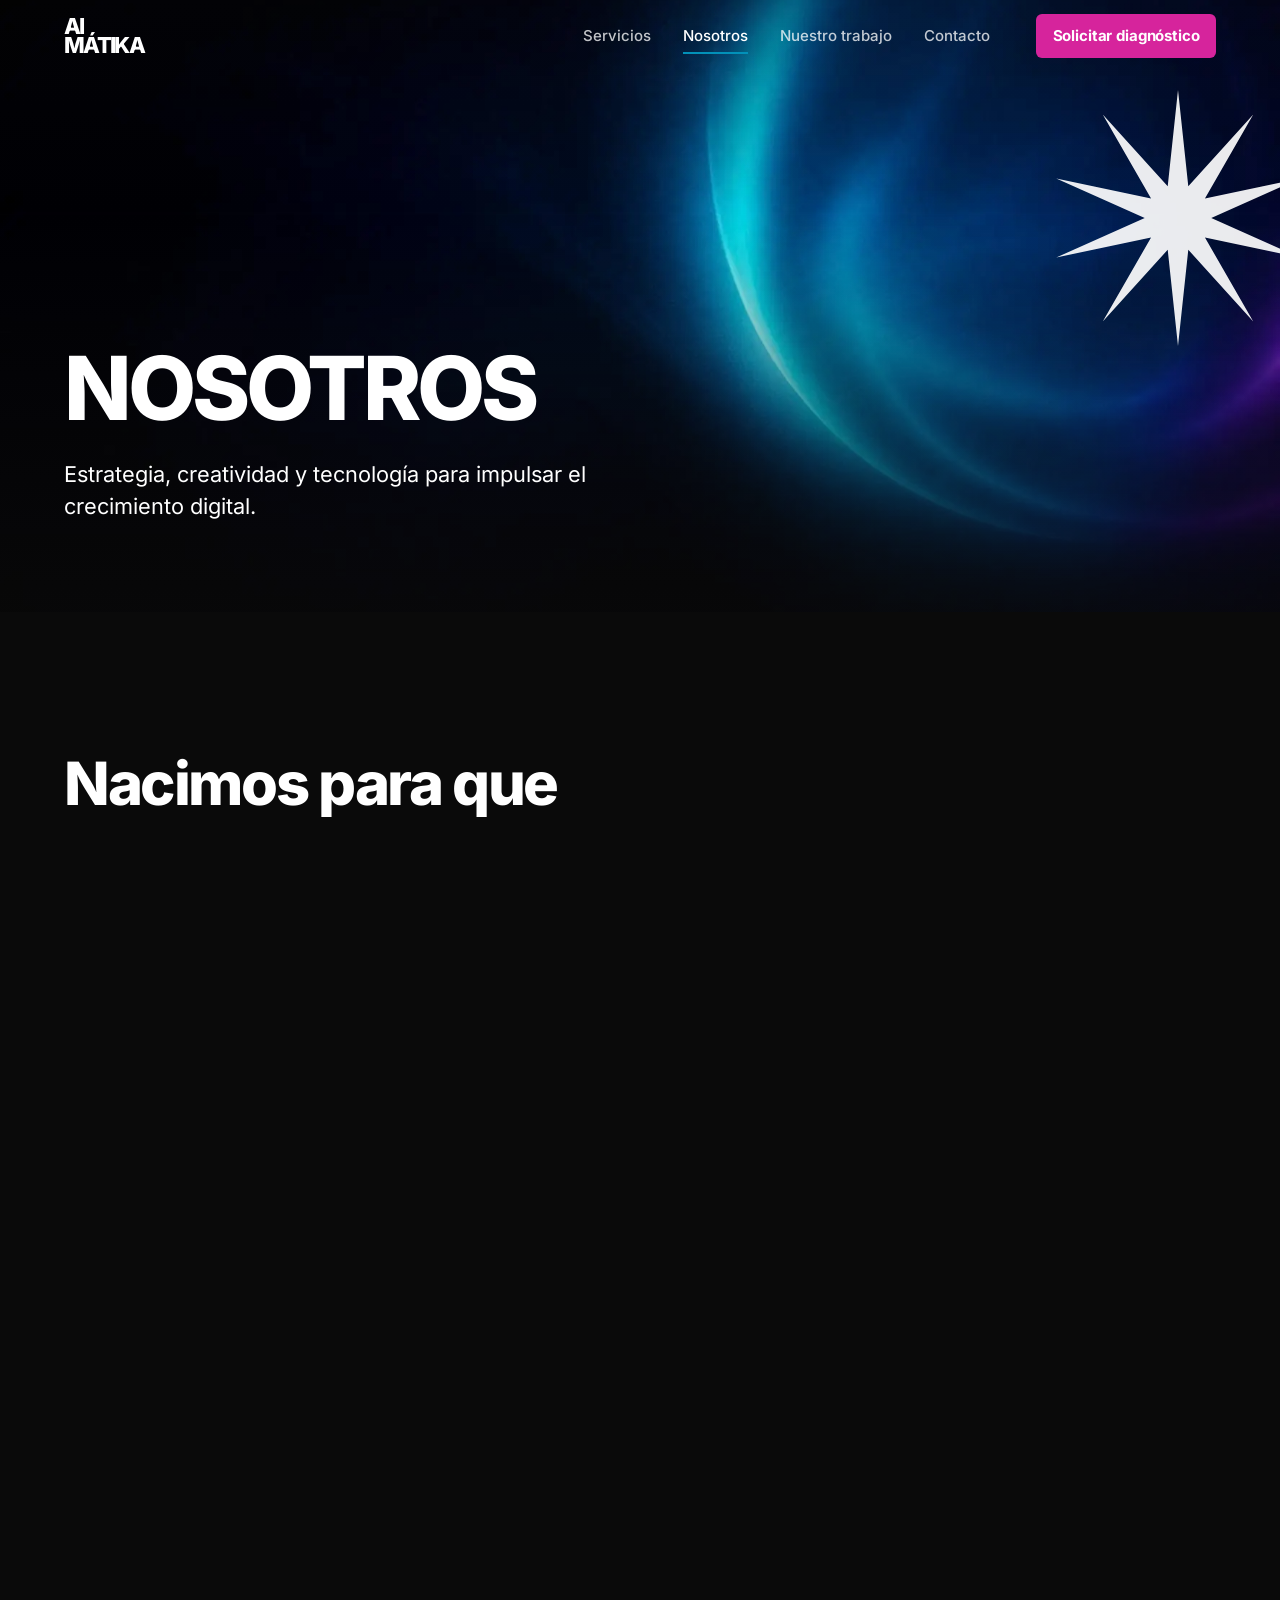
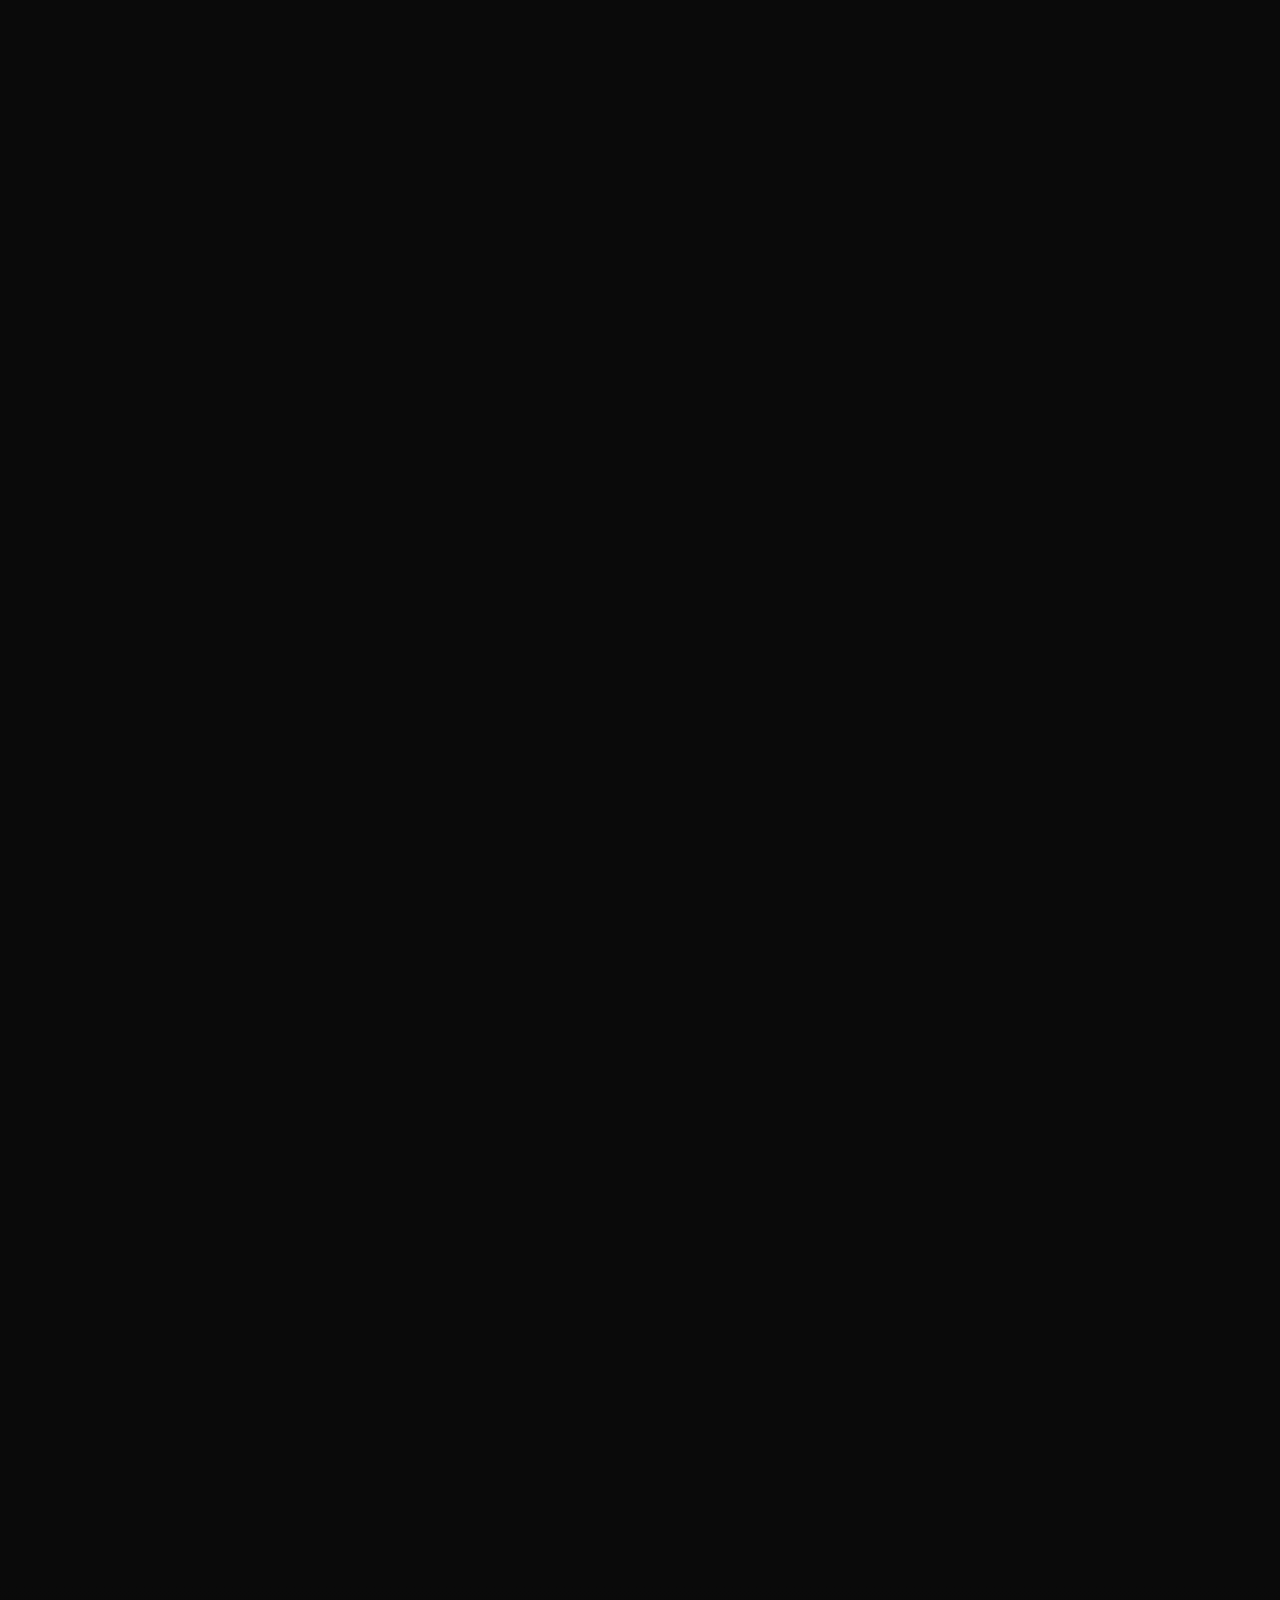
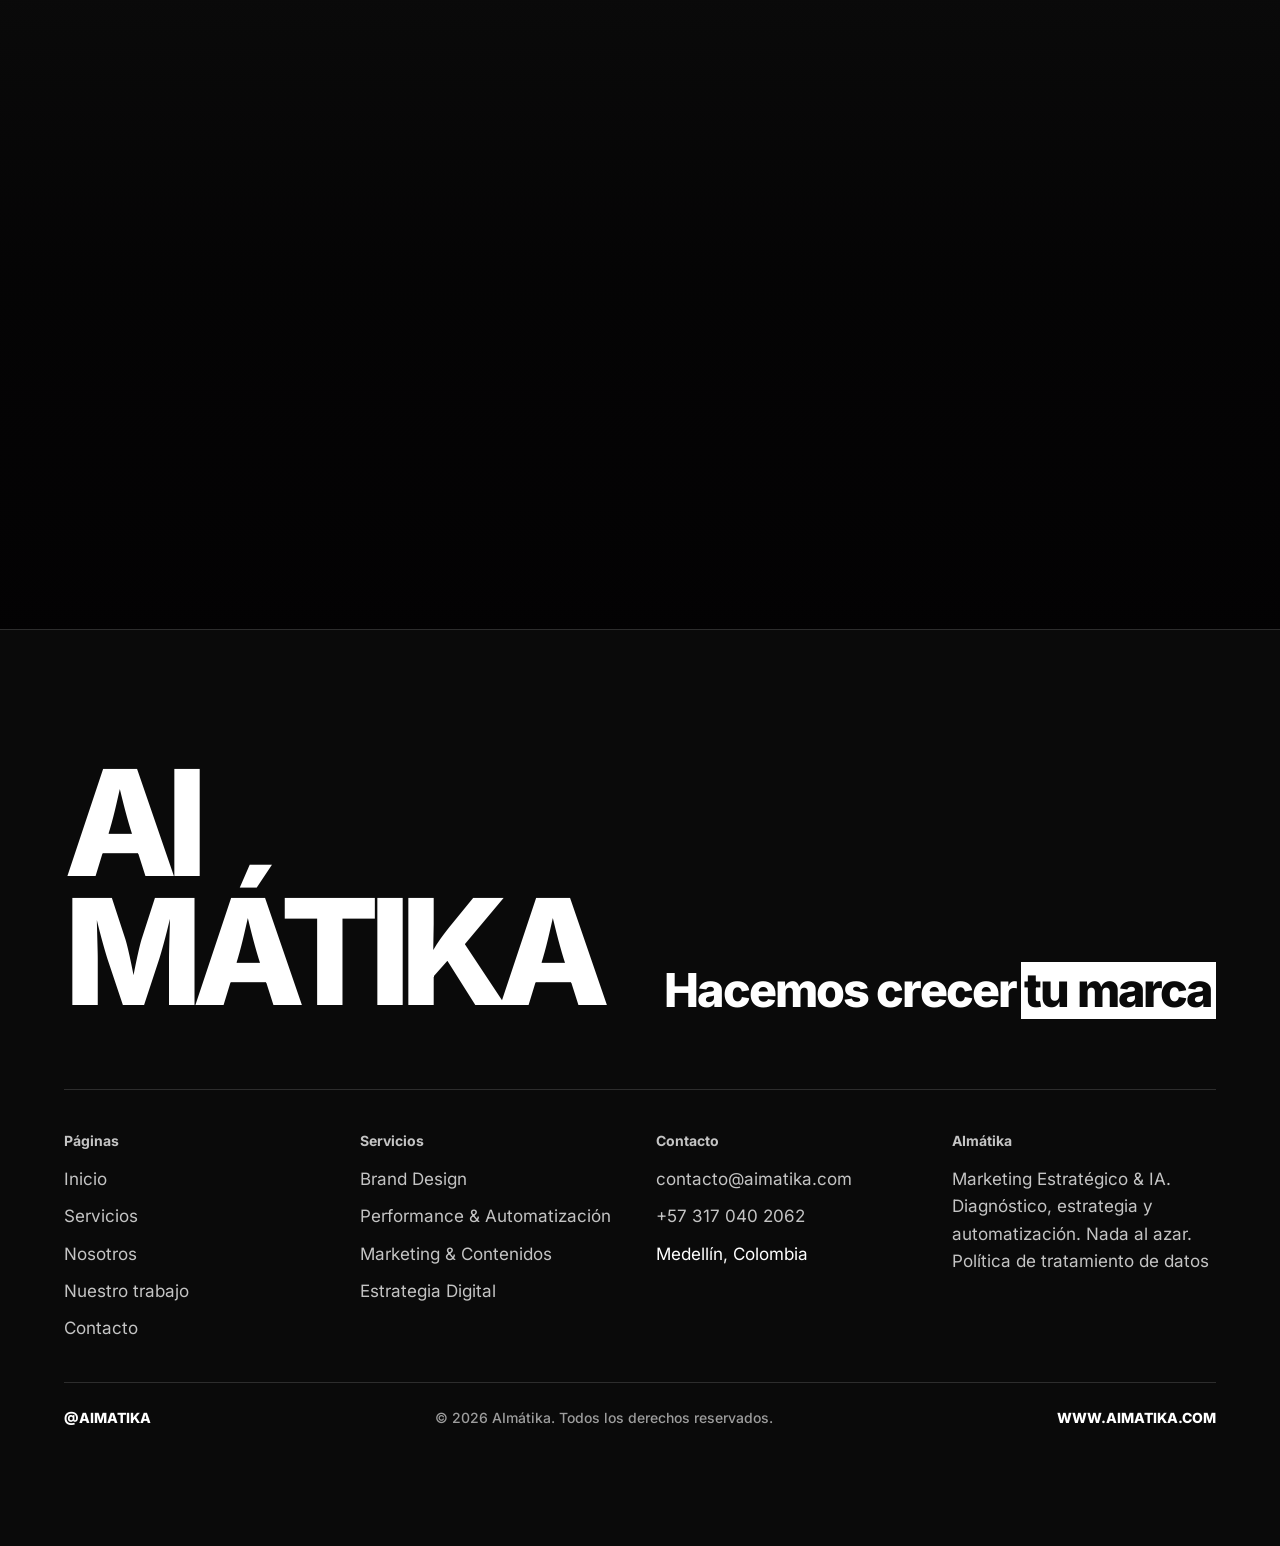
<file: nosotros.html>
<!doctype html>
<html lang="es-CO">
<head>
  <meta charset="utf-8">
  <meta name="viewport" content="width=device-width, initial-scale=1, viewport-fit=cover">
  <!-- Seguridad: solo se cargan archivos de este mismo sitio (y el chat de Susana). En WordPress esto va como cabecera del servidor (ver GUIA-ELEMENTOR.md). -->
  <meta http-equiv="Content-Security-Policy" content="default-src 'self'; script-src 'self'; style-src 'self'; img-src 'self' data:; font-src 'self'; connect-src 'self'; frame-src https://chatbot-susana-aim-tika.ai.studio; form-action 'self'; base-uri 'self'; object-src 'none'">
  <meta name="referrer" content="strict-origin-when-cross-origin">
  <title>Nosotros · AImátika</title>
  <meta name="description" content="Somos una agencia de Medellín que une estrategia, creatividad, tecnología y datos. Conoce nuestra historia, valores y equipo fundador.">
  <link rel="canonical" href="https://www.aimatika.com/nosotros.html">
  <meta name="theme-color" content="#0A0A0A">
  <meta property="og:type" content="website">
  <meta property="og:locale" content="es_CO">
  <meta property="og:site_name" content="AImátika">
  <meta property="og:title" content="Nosotros · AImátika">
  <meta property="og:description" content="Somos una agencia de Medellín que une estrategia, creatividad, tecnología y datos. Conoce nuestra historia, valores y equipo fundador.">
  <meta property="og:image" content="https://www.aimatika.com/img/compartir.jpg">
  <meta property="og:image:width" content="1200">
  <meta property="og:image:height" content="630">
  <meta name="twitter:card" content="summary_large_image">
  <link rel="icon" href="img/favicon.svg" type="image/svg+xml">
  <link rel="preload" href="fonts/inter-variable-latin.woff2" as="font" type="font/woff2" crossorigin>
  <link rel="stylesheet" href="css/estilos.css">
  <script src="js/main.js" defer></script>
</head>
<body>

<!-- ================================================================
     BLOQUE GLOBAL · Iconos y elementos gráficos de marca
     Asterisco y destello: elementos del manual de marca.
     Demás iconos: Phosphor Icons (licencia MIT).
     En Elementor: pegar una sola vez en la plantilla de Cabecera (widget HTML).
     ================================================================ -->
<svg class="sprite" aria-hidden="true" focusable="false">
  <symbol id="i-asterisco" viewBox="0 0 100 100"><rect x="42" y="2" width="16" height="96"/><rect x="42" y="2" width="16" height="96" transform="rotate(60 50 50)"/><rect x="42" y="2" width="16" height="96" transform="rotate(120 50 50)"/></symbol>
  <symbol id="i-destello" viewBox="0 0 100 100"><polygon points="50,0 54.02,37.64 79.39,9.55 60.52,42.36 97.55,34.55 63,50 97.55,65.45 60.52,57.64 79.39,90.45 54.02,62.36 50,100 45.98,62.36 20.61,90.45 39.48,57.64 2.45,65.45 37,50 2.45,34.55 39.48,42.36 20.61,9.55 45.98,37.64"/></symbol>
  <symbol id="i-flecha" viewBox="0 0 256 256"><path d="M221.66,133.66l-72,72a8,8,0,0,1-11.32-11.32L196.69,136H40a8,8,0,0,1,0-16H196.69L138.34,61.66a8,8,0,0,1,11.32-11.32l72,72A8,8,0,0,1,221.66,133.66Z"/></symbol>
  <symbol id="i-flecha-diag" viewBox="0 0 256 256"><path d="M200,64V168a8,8,0,0,1-16,0V83.31L69.66,197.66a8,8,0,0,1-11.32-11.32L172.69,72H88a8,8,0,0,1,0-16H192A8,8,0,0,1,200,64Z"/></symbol>
  <symbol id="i-whatsapp" viewBox="0 0 256 256"><path d="M187.58,144.84l-32-16a8,8,0,0,0-8,.5l-14.69,9.8a40.55,40.55,0,0,1-16-16l9.8-14.69a8,8,0,0,0,.5-8l-16-32A8,8,0,0,0,104,64a40,40,0,0,0-40,40,88.1,88.1,0,0,0,88,88,40,40,0,0,0,40-40A8,8,0,0,0,187.58,144.84ZM152,176a72.08,72.08,0,0,1-72-72A24,24,0,0,1,99.29,80.46l11.48,23L101,118a8,8,0,0,0-.73,7.51,56.47,56.47,0,0,0,30.15,30.15A8,8,0,0,0,138,155l14.61-9.74,23,11.48A24,24,0,0,1,152,176ZM128,24A104,104,0,0,0,36.18,176.88L24.83,210.93a16,16,0,0,0,20.24,20.24l34.05-11.35A104,104,0,1,0,128,24Zm0,192a87.87,87.87,0,0,1-44.06-11.81,8,8,0,0,0-6.54-.67L40,216,52.47,178.6a8,8,0,0,0-.66-6.54A88,88,0,1,1,128,216Z"/></symbol>
  <symbol id="i-copiar" viewBox="0 0 256 256"><path d="M216,32H88a8,8,0,0,0-8,8V80H40a8,8,0,0,0-8,8V216a8,8,0,0,0,8,8H168a8,8,0,0,0,8-8V176h40a8,8,0,0,0,8-8V40A8,8,0,0,0,216,32ZM160,208H48V96H160Zm48-48H176V88a8,8,0,0,0-8-8H96V48H208Z"/></symbol>
  <symbol id="i-cerrar" viewBox="0 0 256 256"><path d="M205.66,194.34a8,8,0,0,1-11.32,11.32L128,139.31,61.66,205.66a8,8,0,0,1-11.32-11.32L116.69,128,50.34,61.66A8,8,0,0,1,61.66,50.34L128,116.69l66.34-66.35a8,8,0,0,1,11.32,11.32L139.31,128Z"/></symbol>
  <symbol id="i-correo" viewBox="0 0 256 256"><path d="M224,48H32a8,8,0,0,0-8,8V192a16,16,0,0,0,16,16H216a16,16,0,0,0,16-16V56A8,8,0,0,0,224,48ZM203.43,64,128,133.15,52.57,64ZM216,192H40V74.19l82.59,75.71a8,8,0,0,0,10.82,0L216,74.19V192Z"/></symbol>
  <symbol id="i-telefono" viewBox="0 0 256 256"><path d="M222.37,158.46l-47.11-21.11-.13-.06a16,16,0,0,0-15.17,1.4,8.12,8.12,0,0,0-.75.56L134.87,160c-15.42-7.49-31.34-23.29-38.83-38.51l20.78-24.71c.2-.25.39-.5.57-.77a16,16,0,0,0,1.32-15.06l0-.12L97.54,33.64a16,16,0,0,0-16.62-9.52A56.26,56.26,0,0,0,32,80c0,79.4,64.6,144,144,144a56.26,56.26,0,0,0,55.88-48.92A16,16,0,0,0,222.37,158.46ZM176,208A128.14,128.14,0,0,1,48,80,40.2,40.2,0,0,1,82.87,40a.61.61,0,0,0,0,.12l21,47L83.2,111.86a6.13,6.13,0,0,0-.57.77,16,16,0,0,0-1,15.7c9.06,18.53,27.73,37.06,46.46,46.11a16,16,0,0,0,15.75-1.14,8.44,8.44,0,0,0,.74-.56L168.89,152l47,21.05h0s.08,0,.11,0A40.21,40.21,0,0,1,176,208Z"/></symbol>
  <symbol id="i-ubicacion" viewBox="0 0 256 256"><path d="M128,64a40,40,0,1,0,40,40A40,40,0,0,0,128,64Zm0,64a24,24,0,1,1,24-24A24,24,0,0,1,128,128Zm0-112a88.1,88.1,0,0,0-88,88c0,31.4,14.51,64.68,42,96.25a254.19,254.19,0,0,0,41.45,38.3,8,8,0,0,0,9.18,0A254.19,254.19,0,0,0,174,200.25c27.45-31.57,42-64.85,42-96.25A88.1,88.1,0,0,0,128,16Zm0,206c-16.53-13-72-60.75-72-118a72,72,0,0,1,144,0C200,161.23,144.53,209,128,222Z"/></symbol>
  <symbol id="i-ciclo" viewBox="0 0 256 256"><path d="M224,48V96a8,8,0,0,1-8,8H168a8,8,0,0,1,0-16h28.69L182.06,73.37a79.56,79.56,0,0,0-56.13-23.43h-.45A79.52,79.52,0,0,0,69.59,72.71,8,8,0,0,1,58.41,61.27a96,96,0,0,1,135,.79L208,76.69V48a8,8,0,0,1,16,0ZM186.41,183.29a80,80,0,0,1-112.47-.66L59.31,168H88a8,8,0,0,0,0-16H40a8,8,0,0,0-8,8v48a8,8,0,0,0,16,0V179.31l14.63,14.63A95.43,95.43,0,0,0,130,222.06h.53a95.36,95.36,0,0,0,67.07-27.33,8,8,0,0,0-11.18-11.44Z"/></symbol>
  <symbol id="i-comillas" viewBox="0 0 256 256"><path d="M100,56H40A16,16,0,0,0,24,72v64a16,16,0,0,0,16,16h60v8a32,32,0,0,1-32,32,8,8,0,0,0,0,16,48.05,48.05,0,0,0,48-48V72A16,16,0,0,0,100,56Zm0,80H40V72h60ZM216,56H156a16,16,0,0,0-16,16v64a16,16,0,0,0,16,16h60v8a32,32,0,0,1-32,32,8,8,0,0,0,0,16,48.05,48.05,0,0,0,48-48V72A16,16,0,0,0,216,56Zm0,80H156V72h60Z"/></symbol>
  <symbol id="i-externo" viewBox="0 0 256 256"><path d="M224,104a8,8,0,0,1-16,0V59.32l-66.33,66.34a8,8,0,0,1-11.32-11.32L196.68,48H152a8,8,0,0,1,0-16h64a8,8,0,0,1,8,8Zm-40,24a8,8,0,0,0-8,8v72H48V80h72a8,8,0,0,0,0-16H48A16,16,0,0,0,32,80V208a16,16,0,0,0,16,16H176a16,16,0,0,0,16-16V136A8,8,0,0,0,184,128Z"/></symbol>
</svg>

<a class="saltar" href="#contenido">Saltar al contenido</a>
<div class="sr" id="anuncio" aria-live="polite"></div>

<!-- ================================================================
     BLOQUE GLOBAL · Menú
     En Elementor: Theme Builder > Cabecera (aplicar a todo el sitio).
     ================================================================ -->
<header class="nav" data-nav>
  <div class="contenedor nav__in">
    <a class="logo" href="index.html" aria-label="AImátika, ir al inicio"><span>AI</span><span>MÁTIKA</span></a>
    <nav class="nav__links" aria-label="Principal">
      <a href="servicios.html">Servicios</a>
      <a href="nosotros.html" aria-current="page">Nosotros</a>
      <a href="trabajo.html">Nuestro trabajo</a>
      <a href="contacto.html">Contacto</a>
    </nav>
    <a class="btn btn--accion nav__cta" href="contacto.html#formulario">Solicitar diagnóstico</a>
    <button class="nav__toggle" type="button" aria-expanded="false" aria-controls="menu-movil" aria-label="Abrir menú"><span></span><span></span></button>
  </div>
</header>

<div class="menu-movil" id="menu-movil">
  <nav aria-label="Menú del celular">
    <a href="index.html">Inicio</a>
    <a href="servicios.html">Servicios</a>
    <a href="nosotros.html" aria-current="page">Nosotros</a>
    <a href="trabajo.html">Nuestro trabajo</a>
    <a href="contacto.html">Contacto</a>
  </nav>
  <div class="menu-movil__acciones">
    <a class="btn btn--accion" href="contacto.html#formulario">Solicitar diagnóstico <svg class="i-flecha" aria-hidden="true" focusable="false"><use href="#i-flecha"/></svg></a>
    <a class="btn btn--linea" href="https://wa.me/573170402062?text=Hola%20AIm%C3%A1tika%2C%20quiero%20solicitar%20un%20diagn%C3%B3stico." target="_blank" rel="noopener noreferrer"><svg aria-hidden="true" focusable="false"><use href="#i-whatsapp"/></svg> Escríbenos por WhatsApp</a>
  </div>
</div>

<main id="contenido">

  <!-- ================================================================
       SECCIÓN · Cabecera de página (Línea Aurora)
       Elementor: Contenedor ancho completo, altura mínima 68vh,
       fondo = imagen img/aurora-nosotros-1776.webp, contenido abajo a la izquierda.
       ================================================================ -->
  <section class="cabecera-pagina" aria-labelledby="pagina-titulo">
    <div class="cabecera-pagina__fondo" aria-hidden="true">
      <img src="img/aurora-nosotros-1776.webp" srcset="img/aurora-nosotros-900.webp 900w, img/aurora-nosotros-1776.webp 1776w" sizes="100vw" alt="" width="1776" height="896" fetchpriority="high" decoding="async">
    </div>
    <svg class="marca-grafica" viewBox="0 0 100 100" aria-hidden="true" focusable="false"><use href="#i-destello"/></svg>
    <div class="contenedor">
      <h1 class="cabecera-pagina__titulo" id="pagina-titulo"><span data-linea><span>Nosotros</span></span></h1>
      <p class="lead">Estrategia, creatividad y tecnología para impulsar el crecimiento digital.</p>
    </div>
  </section>

  <!-- ================================================================
       SECCIÓN · Nuestra historia
       Elementor: Contenedor en caja, 2 columnas (título fijo a la izquierda).
       ================================================================ -->
  <section class="seccion" aria-labelledby="historia-titulo">
    <div class="contenedor historia">
      <h2 class="titulo" id="historia-titulo"><span data-linea><span>Nacimos para que</span></span><span data-linea><span class="ligero">todo trabaje en equipo</span></span></h2>
      <div data-aparecer>
        <p class="texto">AImátika nace en Medellín en 2026 al ver que muchas empresas tenían redes, página web y herramientas, pero nada de eso trabajaba en equipo. Publicaban sin estrategia, tenían páginas que no vendían y gastaban horas en tareas que se podían automatizar.</p>
        <p class="texto">Juntamos experiencia en marketing digital, growth (crecimiento) y estrategia comercial para resolver eso desde un solo lugar: estrategia, redes sociales, páginas web, pauta y automatizaciones con inteligencia artificial, conectados entre sí y enfocados en un mismo objetivo.</p>
        <p class="historia__cita">Porque en AImátika la tecnología trabaja al servicio de la estrategia, y no al revés.</p>
      </div>
    </div>
  </section>

  <!-- ================================================================
       SECCIÓN · Misión y visión
       Elementor: Contenedor en caja, 2 columnas iguales.
       ================================================================ -->
  <section class="seccion seccion--ajustada" aria-label="Misión y visión">
    <div class="contenedor mision-vision" data-grupo>
      <article class="declaracion declaracion--aurora" data-aparecer>
        <div class="declaracion__fondo" aria-hidden="true"><img src="img/aurora-nosotros-900.webp" alt="" width="900" height="454" loading="lazy" decoding="async"></div>
        <h2>Misión</h2>
        <p>Conectar estrategia, creatividad, tecnología y datos para ayudar a las empresas a construir una presencia digital más sólida y convertir sus oportunidades en resultados.</p>
      </article>
      <article class="declaracion declaracion--aurora declaracion--espejo" data-aparecer>
        <!-- Visión: misma luz Aurora que Misión, en espejo, para que las dos se vean como un par -->
        <div class="declaracion__fondo" aria-hidden="true"><img src="img/aurora-nosotros-900.webp" alt="" width="900" height="454" loading="lazy" decoding="async"></div>
        <h2>Visión</h2>
        <p>Ser, para 2030, la agencia de referencia en Colombia para las marcas que quieren crecer en digital sin improvisar.</p>
      </article>
    </div>
  </section>

  <!-- ================================================================
       SECCIÓN · Qué nos mueve
       Elementor: Contenedor en caja. Tres filas: palabra grande + texto.
       ================================================================ -->
  <section class="seccion" aria-labelledby="mueve-titulo">
    <div class="contenedor">
      <h2 class="titulo encabezado" id="mueve-titulo"><span data-linea><span>Qué nos mueve</span></span></h2>
      <ul class="mueve">
        <li data-aparecer><span class="mueve__palabra">Estrategia</span><p>Cada acción parte de un objetivo. Analizamos el contexto para tomar decisiones digitales con dirección.</p></li>
        <li data-aparecer><span class="mueve__palabra">Creatividad</span><p>Convertimos ideas en conceptos, contenidos y experiencias capaces de conectar con las personas.</p></li>
        <li data-aparecer><span class="mueve__palabra">Tecnología</span><p>Integramos herramientas digitales, automatización y datos para hacer más eficientes los procesos de marketing.</p></li>
      </ul>
      <figure class="cita-grande" data-aparecer>
        <svg viewBox="0 0 256 256" aria-hidden="true" focusable="false"><use href="#i-comillas"/></svg>
        <div>
          <blockquote><p>No se trata solamente de crear algo atractivo. Se trata de crear soluciones que tengan un propósito, respondan a una necesidad real y puedan medirse.</p></blockquote>
          <figcaption>Lo que nos mueve</figcaption>
        </div>
      </figure>
    </div>
  </section>

  <!-- ================================================================
       SECCIÓN · Por qué nosotros (la ecuación)
       Elementor: Contenedor en caja, fondo superficie. 4 tarjetas + signos.
       ================================================================ -->
  <section class="seccion seccion--superficie" aria-labelledby="porque-titulo">
    <div class="contenedor">
      <h2 class="manifiesto manifiesto--medio" id="porque-titulo" data-aparecer>
        <span class="manifiesto__no">No te vendemos <s class="tachado">“uso de IA”</s>.</span>
        Te damos un sistema que trabaja para tu negocio.
      </h2>
      <div class="ecuacion" data-grupo>
        <article class="pilar" data-aparecer><svg aria-hidden="true" focusable="false"><use href="#i-asterisco"/></svg><h3>Automatización propia</h3><p>Construimos automatizaciones a la medida de tu negocio. No dependes de plantillas genéricas.</p></article>
        <span class="ecuacion__op" aria-hidden="true" data-aparecer>+</span>
        <article class="pilar" data-aparecer><svg aria-hidden="true" focusable="false"><use href="#i-asterisco"/></svg><h3>Estrategia</h3><p>Cada automatización responde a un objetivo. Primero el para qué, después la herramienta.</p></article>
        <span class="ecuacion__op" aria-hidden="true" data-aparecer>+</span>
        <article class="pilar" data-aparecer><svg aria-hidden="true" focusable="false"><use href="#i-asterisco"/></svg><h3>Criterio humano</h3><p>La IA ejecuta. Las decisiones las toman personas que entienden tu negocio.</p></article>
        <span class="ecuacion__op" aria-hidden="true" data-aparecer>=</span>
        <article class="pilar pilar--total" data-aparecer><svg aria-hidden="true" focusable="false"><use href="#i-destello"/></svg><h3>Un solo proveedor</h3><p>Sin cinco proveedores que no se hablan entre sí. Un equipo, un objetivo.</p></article>
      </div>
    </div>
  </section>

  <!-- ================================================================
       SECCIÓN · Valores
       Elementor: Rejilla de 6 columnas: 4+2 arriba, 2+2+2 abajo.
       ================================================================ -->
  <section class="seccion" aria-labelledby="valores-titulo">
    <div class="contenedor">
      <div class="encabezado">
        <div>
          <h2 class="titulo" id="valores-titulo"><span data-linea><span>Nuestros valores</span></span></h2>
          <p class="lead" data-aparecer>Hablamos como un amigo que sabe mucho de marketing y te dice las cosas claras.</p>
        </div>
      </div>
      <ul class="valores" data-grupo>
        <li class="valor valor--imagen" data-aparecer><img src="img/aurora-trabajo-900.webp" alt="" width="900" height="454" loading="lazy" decoding="async"><h3>Propósito</h3><p>No hacemos nada solo porque se ve bonito.</p></li>
        <li class="valor valor--azul" data-aparecer><h3>Claridad</h3><p>Explicamos sin enredar.</p></li>
        <li class="valor" data-aparecer><h3>Cercanía</h3><p>Trabajamos a tu lado, como un aliado y no como un proveedor.</p></li>
        <li class="valor valor--azul" data-aparecer><h3>Medición</h3><p>Lo que hacemos se puede medir.</p></li>
        <li class="valor valor--blanco" data-aparecer><h3>Criterio humano</h3><p>La IA ejecuta y las decisiones las tomamos nosotros.</p></li>
      </ul>
    </div>
  </section>

  <!-- ================================================================
       SECCIÓN · Equipo fundador
       Fotos reales en img/equipo-*.webp (vertical 4:5, 800 × 1000 px).
       ================================================================ -->
  <section class="seccion seccion--ajustada" aria-labelledby="equipo-titulo">
    <div class="contenedor">
      <h2 class="titulo encabezado" id="equipo-titulo"><span data-linea><span>Equipo fundador</span></span></h2>
      <ul class="equipo" data-grupo>
        <li class="persona" data-aparecer>
          <div class="persona__foto"><img src="img/equipo-michael-carrillo.webp" alt="Michael Carrillo, cofundador de AImátika" width="800" height="1000" loading="lazy" decoding="async"></div>
          <h3>Michael Carrillo</h3>
          <p>Especialista en Marketing Digital y Growth</p>
        </li>
        <li class="persona" data-aparecer>
          <div class="persona__foto"><img src="img/equipo-santiago-narvaez.webp" alt="Santiago Narváez, cofundador de AImátika" width="800" height="1000" loading="lazy" decoding="async"></div>
          <h3>Santiago Narváez</h3>
          <p>Estrategia de Marketing y Crecimiento</p>
        </li>
      </ul>
    </div>
  </section>

  <!-- ================================================================
       SECCIÓN · Llamado final
       Elementor: Contenedor ancho completo, fondo img/aurora-contacto-1776.webp
       ================================================================ -->
  <section class="llamado" aria-labelledby="llamado-titulo">
    <div class="llamado__fondo" aria-hidden="true">
      <img src="img/aurora-contacto-1776.webp" srcset="img/aurora-contacto-900.webp 900w, img/aurora-contacto-1776.webp 1776w" sizes="100vw" alt="" width="1776" height="896" loading="lazy" decoding="async">
    </div>
    <div class="contenedor">
      <h2 class="llamado__titulo" id="llamado-titulo"><span data-linea><span>¿Hablamos de tu marca?</span></span></h2>
      <p class="lead" data-aparecer>Te decimos por dónde empezar.</p>
      <div class="acciones" data-aparecer>
        <a class="btn btn--accion btn--grande" href="contacto.html#formulario">Solicitar diagnóstico <svg class="i-flecha" aria-hidden="true" focusable="false"><use href="#i-flecha"/></svg></a>
        <a class="btn btn--linea btn--grande" href="https://wa.me/573170402062?text=Hola%20AIm%C3%A1tika%2C%20quiero%20solicitar%20un%20diagn%C3%B3stico." target="_blank" rel="noopener noreferrer"><svg aria-hidden="true" focusable="false"><use href="#i-whatsapp"/></svg> Escríbenos por WhatsApp</a>
      </div>
    </div>
  </section>

</main>

<!-- ================================================================
     BLOQUE GLOBAL · Pie de página
     En Elementor: Theme Builder > Pie de página (aplicar a todo el sitio).
     ================================================================ -->
<footer class="pie">
  <div class="contenedor">
    <div class="pie__top">
      <a class="logo logo--grande" href="index.html" aria-label="AImátika, volver al inicio"><span>AI</span><span>MÁTIKA</span></a>
      <p class="pie__slogan">Hacemos crecer <span class="caja">tu marca</span></p>
    </div>
    <div class="pie__medio">
      <div>
        <p class="pie__titulo">Páginas</p>
        <ul>
          <li><a href="index.html">Inicio</a></li>
          <li><a href="servicios.html">Servicios</a></li>
          <li><a href="nosotros.html">Nosotros</a></li>
          <li><a href="trabajo.html">Nuestro trabajo</a></li>
          <li><a href="contacto.html">Contacto</a></li>
        </ul>
      </div>
      <div>
        <p class="pie__titulo">Servicios</p>
        <ul>
          <li><a href="servicios.html#brand-design">Brand Design</a></li>
          <li><a href="servicios.html#performance">Performance &amp; Automatización</a></li>
          <li><a href="servicios.html#contenidos">Marketing &amp; Contenidos</a></li>
          <li><a href="servicios.html#estrategia">Estrategia Digital</a></li>
        </ul>
      </div>
      <div>
        <p class="pie__titulo">Contacto</p>
        <ul>
          <li><a href="mailto:contacto@aimatika.com">contacto@aimatika.com</a></li>
          <li><a href="https://wa.me/573170402062?text=Hola%20AIm%C3%A1tika%2C%20quiero%20solicitar%20un%20diagn%C3%B3stico." target="_blank" rel="noopener noreferrer">+57 317 040 2062</a></li>
          <li>Medellín, Colombia</li>
        </ul>
      </div>
      <div>
        <p class="pie__titulo">AImátika</p>
        <p>Marketing Estratégico &amp; IA. Diagnóstico, estrategia y automatización. Nada al azar.</p>
        <ul class="pie__legal">
          <li><a href="privacidad.html">Política de tratamiento de datos</a></li>
        </ul>
      </div>
    </div>
    <div class="pie__base">
      <span>@AIMATIKA</span>
      <span class="pie__copy">© <span data-anio>2026</span> AImátika. Todos los derechos reservados.</span>
      <span>WWW.AIMATIKA.COM</span>
    </div>
  </div>
</footer>

<!-- ================================================================
     BLOQUE GLOBAL · Susana (chat flotante)
     En Elementor: widget HTML dentro de la plantilla de Pie de página.
     ================================================================ -->
<div class="susana" data-susana>
  <button class="susana__boton" type="button" aria-expanded="false" aria-controls="susana-panel" aria-label="Hablar con Susana, te ayuda a encontrar por dónde empezar">
    <span class="susana__avatar" aria-hidden="true"><svg viewBox="0 0 100 100"><use href="#i-destello"/></svg></span>
    <span class="susana__texto"><strong>Susana</strong><span>Te ayudo a encontrar por dónde empezar</span></span>
  </button>
  <div class="susana__panel" id="susana-panel" role="dialog" aria-label="Chat con Susana">
    <div class="susana__cabecera">
      <span class="susana__avatar" aria-hidden="true"><svg viewBox="0 0 100 100"><use href="#i-destello"/></svg></span>
      <div class="susana__info"><strong>Susana</strong><span>Asistente de AImátika</span></div>
      <a class="icono-btn" href="https://chatbot-susana-aim-tika.ai.studio/?mode=chat" target="_blank" rel="noopener noreferrer" aria-label="Abrir a Susana en una pestaña nueva"><svg aria-hidden="true" focusable="false"><use href="#i-externo"/></svg></a>
      <button class="icono-btn" type="button" data-cerrar aria-label="Cerrar chat"><svg aria-hidden="true" focusable="false"><use href="#i-cerrar"/></svg></button>
    </div>
    <div class="susana__marco">
      <p class="susana__cargando">Cargando a Susana…</p>
      <iframe title="Chat con Susana" data-src="https://chatbot-susana-aim-tika.ai.studio/?mode=chat" allow="clipboard-write; microphone" referrerpolicy="strict-origin-when-cross-origin" loading="lazy"></iframe>
    </div>
  </div>
</div>

</body>
</html>
</file>
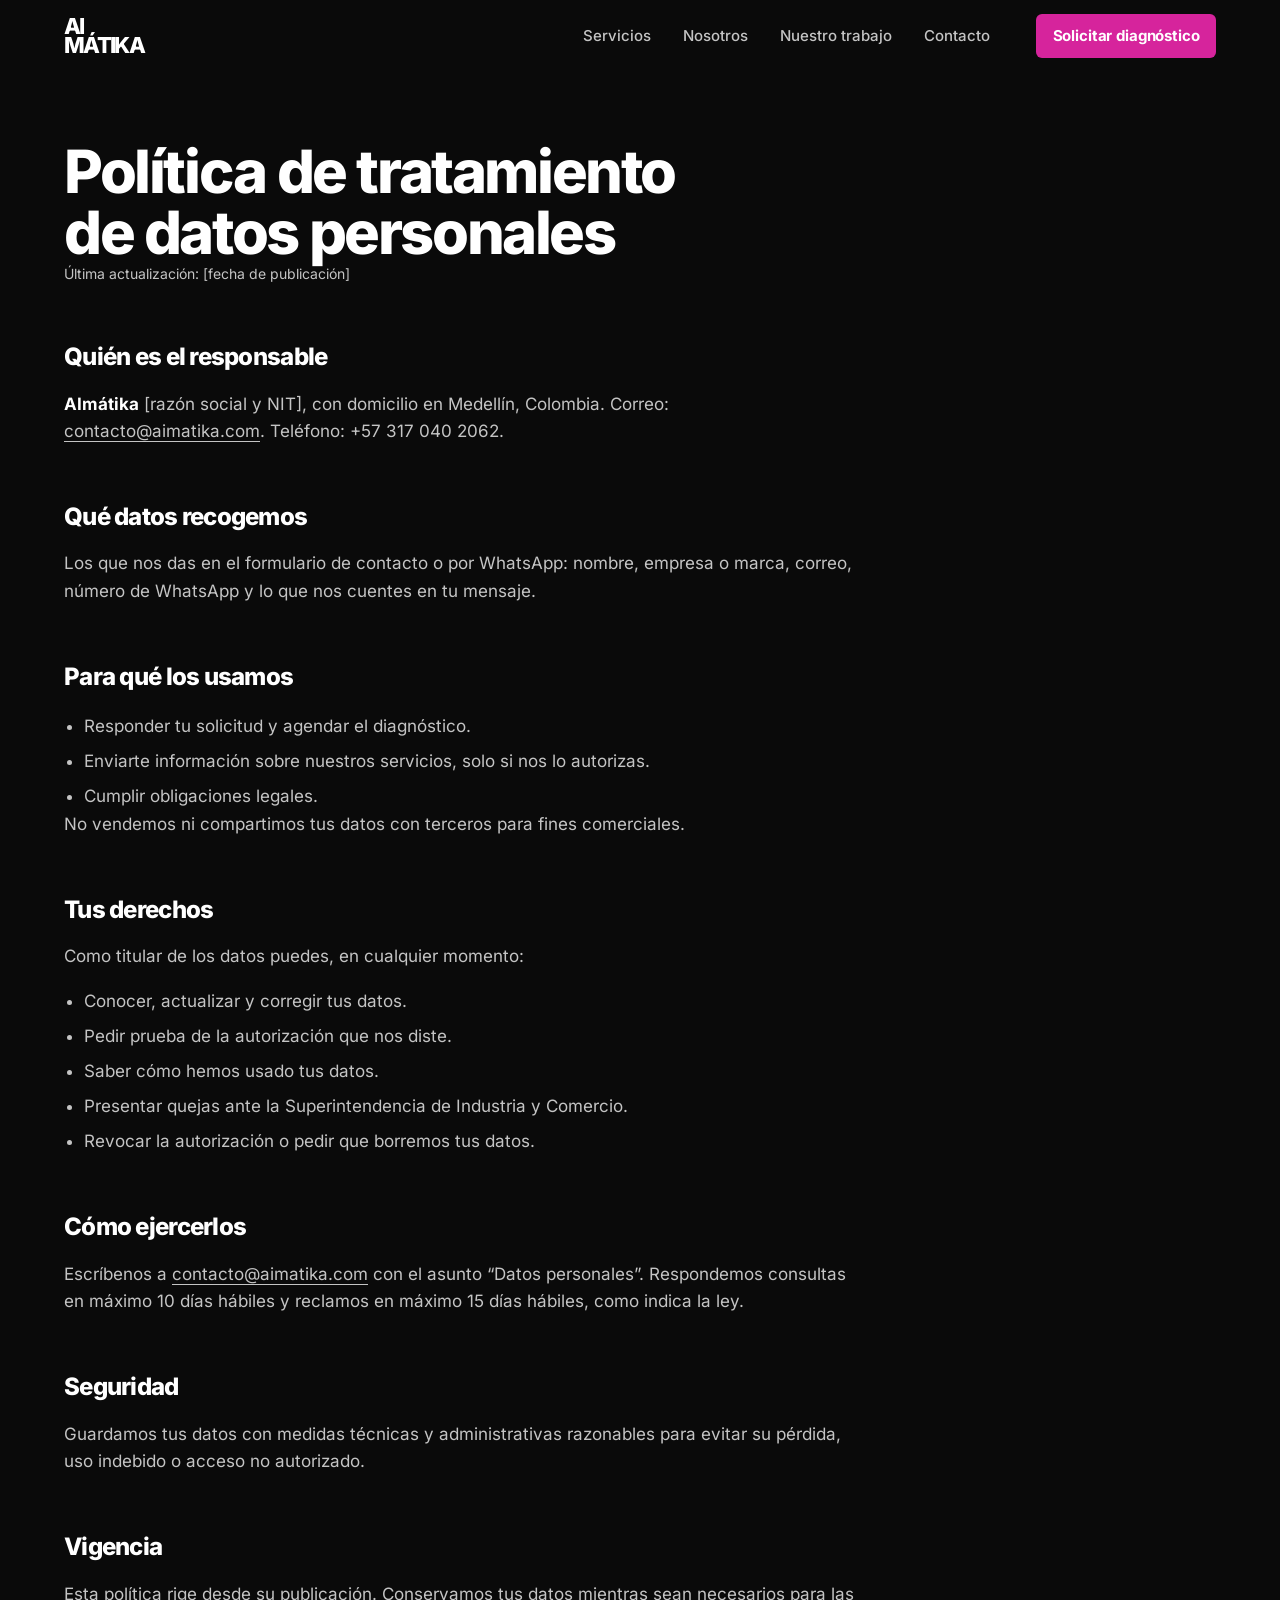
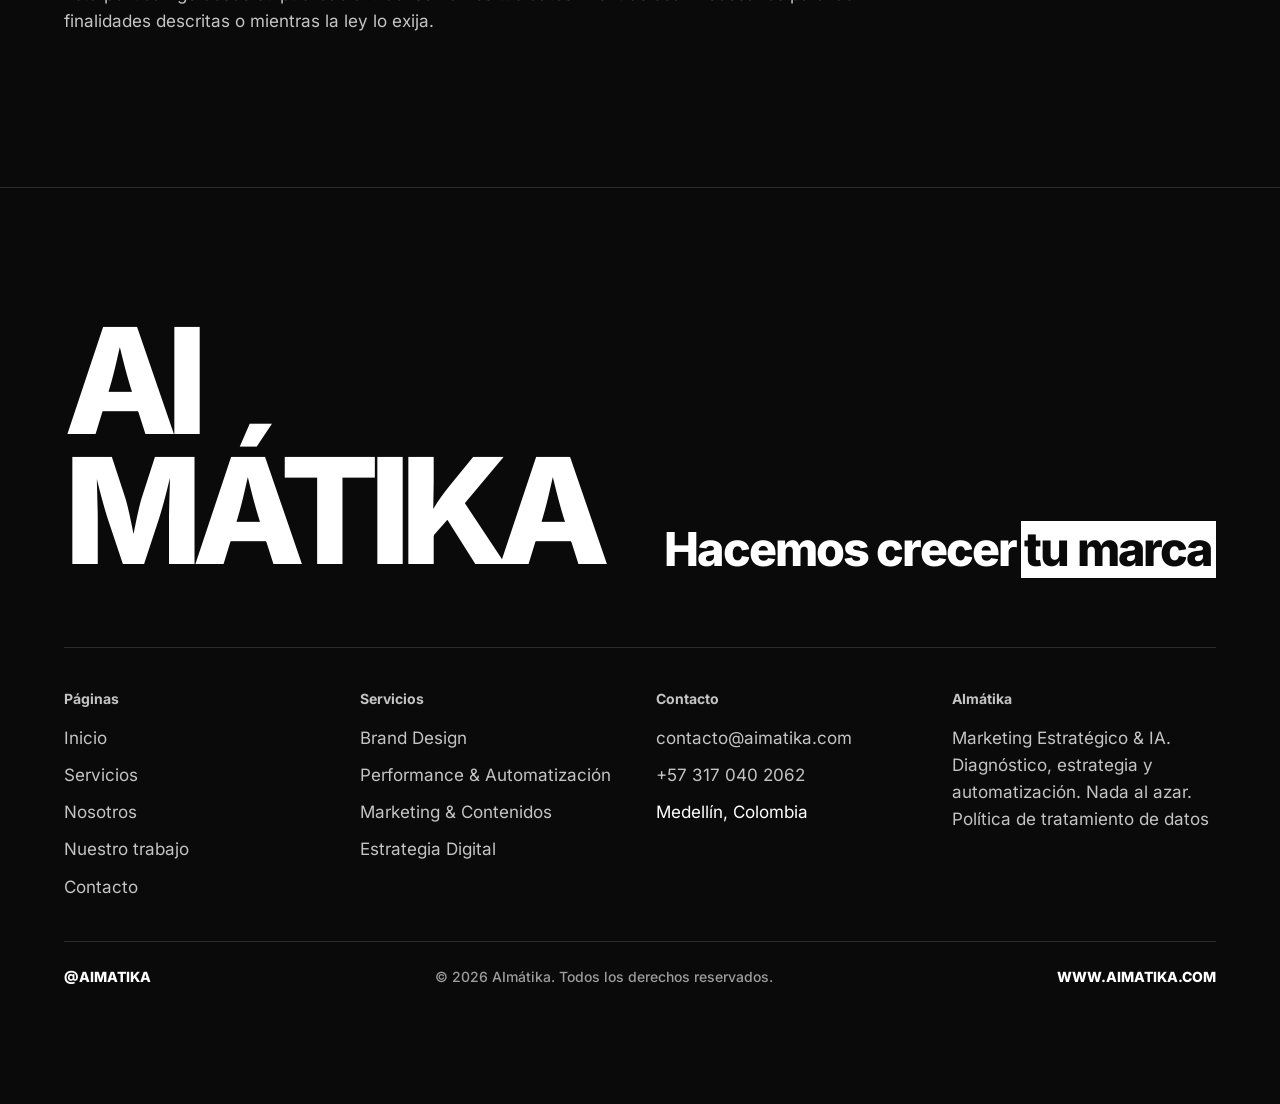
<file: privacidad.html>
<!doctype html>
<html lang="es-CO">
<head>
  <meta charset="utf-8">
  <meta name="viewport" content="width=device-width, initial-scale=1, viewport-fit=cover">
  <!-- Seguridad: solo se cargan archivos de este mismo sitio (y el chat de Susana). En WordPress esto va como cabecera del servidor (ver GUIA-ELEMENTOR.md). -->
  <meta http-equiv="Content-Security-Policy" content="default-src 'self'; script-src 'self'; style-src 'self'; img-src 'self' data:; font-src 'self'; connect-src 'self'; frame-src https://chatbot-susana-aim-tika.ai.studio; form-action 'self'; base-uri 'self'; object-src 'none'">
  <meta name="referrer" content="strict-origin-when-cross-origin">
  <title>Política de tratamiento de datos · AImátika</title>
  <meta name="description" content="Cómo AImátika recoge, usa y protege tus datos personales, y cómo ejercer tus derechos.">
  <link rel="canonical" href="https://www.aimatika.com/privacidad.html">
  <meta name="theme-color" content="#0A0A0A">
  <meta property="og:type" content="website">
  <meta property="og:locale" content="es_CO">
  <meta property="og:site_name" content="AImátika">
  <meta property="og:title" content="Política de tratamiento de datos · AImátika">
  <meta property="og:description" content="Cómo AImátika recoge, usa y protege tus datos personales, y cómo ejercer tus derechos.">
  <meta property="og:image" content="https://www.aimatika.com/img/compartir.jpg">
  <meta property="og:image:width" content="1200">
  <meta property="og:image:height" content="630">
  <meta name="twitter:card" content="summary_large_image">
  <link rel="icon" href="img/favicon.svg" type="image/svg+xml">
  <link rel="preload" href="fonts/inter-variable-latin.woff2" as="font" type="font/woff2" crossorigin>
  <link rel="stylesheet" href="css/estilos.css">
  <script src="js/main.js" defer></script>
</head>
<body>

<!-- ================================================================
     BLOQUE GLOBAL · Iconos y elementos gráficos de marca
     Asterisco y destello: elementos del manual de marca.
     Demás iconos: Phosphor Icons (licencia MIT).
     En Elementor: pegar una sola vez en la plantilla de Cabecera (widget HTML).
     ================================================================ -->
<svg class="sprite" aria-hidden="true" focusable="false">
  <symbol id="i-asterisco" viewBox="0 0 100 100"><rect x="42" y="2" width="16" height="96"/><rect x="42" y="2" width="16" height="96" transform="rotate(60 50 50)"/><rect x="42" y="2" width="16" height="96" transform="rotate(120 50 50)"/></symbol>
  <symbol id="i-destello" viewBox="0 0 100 100"><polygon points="50,0 54.02,37.64 79.39,9.55 60.52,42.36 97.55,34.55 63,50 97.55,65.45 60.52,57.64 79.39,90.45 54.02,62.36 50,100 45.98,62.36 20.61,90.45 39.48,57.64 2.45,65.45 37,50 2.45,34.55 39.48,42.36 20.61,9.55 45.98,37.64"/></symbol>
  <symbol id="i-flecha" viewBox="0 0 256 256"><path d="M221.66,133.66l-72,72a8,8,0,0,1-11.32-11.32L196.69,136H40a8,8,0,0,1,0-16H196.69L138.34,61.66a8,8,0,0,1,11.32-11.32l72,72A8,8,0,0,1,221.66,133.66Z"/></symbol>
  <symbol id="i-flecha-diag" viewBox="0 0 256 256"><path d="M200,64V168a8,8,0,0,1-16,0V83.31L69.66,197.66a8,8,0,0,1-11.32-11.32L172.69,72H88a8,8,0,0,1,0-16H192A8,8,0,0,1,200,64Z"/></symbol>
  <symbol id="i-whatsapp" viewBox="0 0 256 256"><path d="M187.58,144.84l-32-16a8,8,0,0,0-8,.5l-14.69,9.8a40.55,40.55,0,0,1-16-16l9.8-14.69a8,8,0,0,0,.5-8l-16-32A8,8,0,0,0,104,64a40,40,0,0,0-40,40,88.1,88.1,0,0,0,88,88,40,40,0,0,0,40-40A8,8,0,0,0,187.58,144.84ZM152,176a72.08,72.08,0,0,1-72-72A24,24,0,0,1,99.29,80.46l11.48,23L101,118a8,8,0,0,0-.73,7.51,56.47,56.47,0,0,0,30.15,30.15A8,8,0,0,0,138,155l14.61-9.74,23,11.48A24,24,0,0,1,152,176ZM128,24A104,104,0,0,0,36.18,176.88L24.83,210.93a16,16,0,0,0,20.24,20.24l34.05-11.35A104,104,0,1,0,128,24Zm0,192a87.87,87.87,0,0,1-44.06-11.81,8,8,0,0,0-6.54-.67L40,216,52.47,178.6a8,8,0,0,0-.66-6.54A88,88,0,1,1,128,216Z"/></symbol>
  <symbol id="i-copiar" viewBox="0 0 256 256"><path d="M216,32H88a8,8,0,0,0-8,8V80H40a8,8,0,0,0-8,8V216a8,8,0,0,0,8,8H168a8,8,0,0,0,8-8V176h40a8,8,0,0,0,8-8V40A8,8,0,0,0,216,32ZM160,208H48V96H160Zm48-48H176V88a8,8,0,0,0-8-8H96V48H208Z"/></symbol>
  <symbol id="i-cerrar" viewBox="0 0 256 256"><path d="M205.66,194.34a8,8,0,0,1-11.32,11.32L128,139.31,61.66,205.66a8,8,0,0,1-11.32-11.32L116.69,128,50.34,61.66A8,8,0,0,1,61.66,50.34L128,116.69l66.34-66.35a8,8,0,0,1,11.32,11.32L139.31,128Z"/></symbol>
  <symbol id="i-correo" viewBox="0 0 256 256"><path d="M224,48H32a8,8,0,0,0-8,8V192a16,16,0,0,0,16,16H216a16,16,0,0,0,16-16V56A8,8,0,0,0,224,48ZM203.43,64,128,133.15,52.57,64ZM216,192H40V74.19l82.59,75.71a8,8,0,0,0,10.82,0L216,74.19V192Z"/></symbol>
  <symbol id="i-telefono" viewBox="0 0 256 256"><path d="M222.37,158.46l-47.11-21.11-.13-.06a16,16,0,0,0-15.17,1.4,8.12,8.12,0,0,0-.75.56L134.87,160c-15.42-7.49-31.34-23.29-38.83-38.51l20.78-24.71c.2-.25.39-.5.57-.77a16,16,0,0,0,1.32-15.06l0-.12L97.54,33.64a16,16,0,0,0-16.62-9.52A56.26,56.26,0,0,0,32,80c0,79.4,64.6,144,144,144a56.26,56.26,0,0,0,55.88-48.92A16,16,0,0,0,222.37,158.46ZM176,208A128.14,128.14,0,0,1,48,80,40.2,40.2,0,0,1,82.87,40a.61.61,0,0,0,0,.12l21,47L83.2,111.86a6.13,6.13,0,0,0-.57.77,16,16,0,0,0-1,15.7c9.06,18.53,27.73,37.06,46.46,46.11a16,16,0,0,0,15.75-1.14,8.44,8.44,0,0,0,.74-.56L168.89,152l47,21.05h0s.08,0,.11,0A40.21,40.21,0,0,1,176,208Z"/></symbol>
  <symbol id="i-ubicacion" viewBox="0 0 256 256"><path d="M128,64a40,40,0,1,0,40,40A40,40,0,0,0,128,64Zm0,64a24,24,0,1,1,24-24A24,24,0,0,1,128,128Zm0-112a88.1,88.1,0,0,0-88,88c0,31.4,14.51,64.68,42,96.25a254.19,254.19,0,0,0,41.45,38.3,8,8,0,0,0,9.18,0A254.19,254.19,0,0,0,174,200.25c27.45-31.57,42-64.85,42-96.25A88.1,88.1,0,0,0,128,16Zm0,206c-16.53-13-72-60.75-72-118a72,72,0,0,1,144,0C200,161.23,144.53,209,128,222Z"/></symbol>
  <symbol id="i-ciclo" viewBox="0 0 256 256"><path d="M224,48V96a8,8,0,0,1-8,8H168a8,8,0,0,1,0-16h28.69L182.06,73.37a79.56,79.56,0,0,0-56.13-23.43h-.45A79.52,79.52,0,0,0,69.59,72.71,8,8,0,0,1,58.41,61.27a96,96,0,0,1,135,.79L208,76.69V48a8,8,0,0,1,16,0ZM186.41,183.29a80,80,0,0,1-112.47-.66L59.31,168H88a8,8,0,0,0,0-16H40a8,8,0,0,0-8,8v48a8,8,0,0,0,16,0V179.31l14.63,14.63A95.43,95.43,0,0,0,130,222.06h.53a95.36,95.36,0,0,0,67.07-27.33,8,8,0,0,0-11.18-11.44Z"/></symbol>
  <symbol id="i-comillas" viewBox="0 0 256 256"><path d="M100,56H40A16,16,0,0,0,24,72v64a16,16,0,0,0,16,16h60v8a32,32,0,0,1-32,32,8,8,0,0,0,0,16,48.05,48.05,0,0,0,48-48V72A16,16,0,0,0,100,56Zm0,80H40V72h60ZM216,56H156a16,16,0,0,0-16,16v64a16,16,0,0,0,16,16h60v8a32,32,0,0,1-32,32,8,8,0,0,0,0,16,48.05,48.05,0,0,0,48-48V72A16,16,0,0,0,216,56Zm0,80H156V72h60Z"/></symbol>
  <symbol id="i-externo" viewBox="0 0 256 256"><path d="M224,104a8,8,0,0,1-16,0V59.32l-66.33,66.34a8,8,0,0,1-11.32-11.32L196.68,48H152a8,8,0,0,1,0-16h64a8,8,0,0,1,8,8Zm-40,24a8,8,0,0,0-8,8v72H48V80h72a8,8,0,0,0,0-16H48A16,16,0,0,0,32,80V208a16,16,0,0,0,16,16H176a16,16,0,0,0,16-16V136A8,8,0,0,0,184,128Z"/></symbol>
</svg>

<a class="saltar" href="#contenido">Saltar al contenido</a>
<div class="sr" id="anuncio" aria-live="polite"></div>

<!-- ================================================================
     BLOQUE GLOBAL · Menú
     En Elementor: Theme Builder > Cabecera (aplicar a todo el sitio).
     ================================================================ -->
<header class="nav" data-nav>
  <div class="contenedor nav__in">
    <a class="logo" href="index.html" aria-label="AImátika, ir al inicio"><span>AI</span><span>MÁTIKA</span></a>
    <nav class="nav__links" aria-label="Principal">
      <a href="servicios.html">Servicios</a>
      <a href="nosotros.html">Nosotros</a>
      <a href="trabajo.html">Nuestro trabajo</a>
      <a href="contacto.html">Contacto</a>
    </nav>
    <a class="btn btn--accion nav__cta" href="contacto.html#formulario">Solicitar diagnóstico</a>
    <button class="nav__toggle" type="button" aria-expanded="false" aria-controls="menu-movil" aria-label="Abrir menú"><span></span><span></span></button>
  </div>
</header>

<div class="menu-movil" id="menu-movil">
  <nav aria-label="Menú del celular">
    <a href="index.html">Inicio</a>
    <a href="servicios.html">Servicios</a>
    <a href="nosotros.html">Nosotros</a>
    <a href="trabajo.html">Nuestro trabajo</a>
    <a href="contacto.html">Contacto</a>
  </nav>
  <div class="menu-movil__acciones">
    <a class="btn btn--accion" href="contacto.html#formulario">Solicitar diagnóstico <svg class="i-flecha" aria-hidden="true" focusable="false"><use href="#i-flecha"/></svg></a>
    <a class="btn btn--linea" href="https://wa.me/573170402062?text=Hola%20AIm%C3%A1tika%2C%20quiero%20solicitar%20un%20diagn%C3%B3stico." target="_blank" rel="noopener noreferrer"><svg aria-hidden="true" focusable="false"><use href="#i-whatsapp"/></svg> Escríbenos por WhatsApp</a>
  </div>
</div>

<main id="contenido">

  <!-- ================================================================
       PÁGINA · Política de tratamiento de datos personales
       BORRADOR BASE según Ley 1581 de 2012 y Decreto 1377 de 2013 (Colombia).
       REVISAR con un asesor legal y completar los datos entre [corchetes].
       ================================================================ -->
  <section class="seccion" aria-labelledby="pagina-titulo">
    <div class="contenedor">
      <div class="legal">
        <h1 class="titulo" id="pagina-titulo">Política de tratamiento de datos personales</h1>
        <p class="legal__fecha">Última actualización: [fecha de publicación]</p>

        <h2>Quién es el responsable</h2>
        <p><strong>AImátika</strong> [razón social y NIT], con domicilio en Medellín, Colombia. Correo: <a href="mailto:contacto@aimatika.com">contacto@aimatika.com</a>. Teléfono: +57 317 040 2062.</p>

        <h2>Qué datos recogemos</h2>
        <p>Los que nos das en el formulario de contacto o por WhatsApp: nombre, empresa o marca, correo, número de WhatsApp y lo que nos cuentes en tu mensaje.</p>

        <h2>Para qué los usamos</h2>
        <ul>
          <li>Responder tu solicitud y agendar el diagnóstico.</li>
          <li>Enviarte información sobre nuestros servicios, solo si nos lo autorizas.</li>
          <li>Cumplir obligaciones legales.</li>
        </ul>
        <p>No vendemos ni compartimos tus datos con terceros para fines comerciales.</p>

        <h2>Tus derechos</h2>
        <p>Como titular de los datos puedes, en cualquier momento:</p>
        <ul>
          <li>Conocer, actualizar y corregir tus datos.</li>
          <li>Pedir prueba de la autorización que nos diste.</li>
          <li>Saber cómo hemos usado tus datos.</li>
          <li>Presentar quejas ante la Superintendencia de Industria y Comercio.</li>
          <li>Revocar la autorización o pedir que borremos tus datos.</li>
        </ul>

        <h2>Cómo ejercerlos</h2>
        <p>Escríbenos a <a href="mailto:contacto@aimatika.com">contacto@aimatika.com</a> con el asunto “Datos personales”. Respondemos consultas en máximo 10 días hábiles y reclamos en máximo 15 días hábiles, como indica la ley.</p>

        <h2>Seguridad</h2>
        <p>Guardamos tus datos con medidas técnicas y administrativas razonables para evitar su pérdida, uso indebido o acceso no autorizado.</p>

        <h2>Vigencia</h2>
        <p>Esta política rige desde su publicación. Conservamos tus datos mientras sean necesarios para las finalidades descritas o mientras la ley lo exija.</p>
      </div>
    </div>
  </section>
</main>

<!-- ================================================================
     BLOQUE GLOBAL · Pie de página
     En Elementor: Theme Builder > Pie de página (aplicar a todo el sitio).
     ================================================================ -->
<footer class="pie">
  <div class="contenedor">
    <div class="pie__top">
      <a class="logo logo--grande" href="index.html" aria-label="AImátika, volver al inicio"><span>AI</span><span>MÁTIKA</span></a>
      <p class="pie__slogan">Hacemos crecer <span class="caja">tu marca</span></p>
    </div>
    <div class="pie__medio">
      <div>
        <p class="pie__titulo">Páginas</p>
        <ul>
          <li><a href="index.html">Inicio</a></li>
          <li><a href="servicios.html">Servicios</a></li>
          <li><a href="nosotros.html">Nosotros</a></li>
          <li><a href="trabajo.html">Nuestro trabajo</a></li>
          <li><a href="contacto.html">Contacto</a></li>
        </ul>
      </div>
      <div>
        <p class="pie__titulo">Servicios</p>
        <ul>
          <li><a href="servicios.html#brand-design">Brand Design</a></li>
          <li><a href="servicios.html#performance">Performance &amp; Automatización</a></li>
          <li><a href="servicios.html#contenidos">Marketing &amp; Contenidos</a></li>
          <li><a href="servicios.html#estrategia">Estrategia Digital</a></li>
        </ul>
      </div>
      <div>
        <p class="pie__titulo">Contacto</p>
        <ul>
          <li><a href="mailto:contacto@aimatika.com">contacto@aimatika.com</a></li>
          <li><a href="https://wa.me/573170402062?text=Hola%20AIm%C3%A1tika%2C%20quiero%20solicitar%20un%20diagn%C3%B3stico." target="_blank" rel="noopener noreferrer">+57 317 040 2062</a></li>
          <li>Medellín, Colombia</li>
        </ul>
      </div>
      <div>
        <p class="pie__titulo">AImátika</p>
        <p>Marketing Estratégico &amp; IA. Diagnóstico, estrategia y automatización. Nada al azar.</p>
        <ul class="pie__legal">
          <li><a href="privacidad.html">Política de tratamiento de datos</a></li>
        </ul>
      </div>
    </div>
    <div class="pie__base">
      <span>@AIMATIKA</span>
      <span class="pie__copy">© <span data-anio>2026</span> AImátika. Todos los derechos reservados.</span>
      <span>WWW.AIMATIKA.COM</span>
    </div>
  </div>
</footer>

<!-- ================================================================
     BLOQUE GLOBAL · Susana (chat flotante)
     En Elementor: widget HTML dentro de la plantilla de Pie de página.
     ================================================================ -->
<div class="susana" data-susana>
  <button class="susana__boton" type="button" aria-expanded="false" aria-controls="susana-panel" aria-label="Hablar con Susana, te ayuda a encontrar por dónde empezar">
    <span class="susana__avatar" aria-hidden="true"><svg viewBox="0 0 100 100"><use href="#i-destello"/></svg></span>
    <span class="susana__texto"><strong>Susana</strong><span>Te ayudo a encontrar por dónde empezar</span></span>
  </button>
  <div class="susana__panel" id="susana-panel" role="dialog" aria-label="Chat con Susana">
    <div class="susana__cabecera">
      <span class="susana__avatar" aria-hidden="true"><svg viewBox="0 0 100 100"><use href="#i-destello"/></svg></span>
      <div class="susana__info"><strong>Susana</strong><span>Asistente de AImátika</span></div>
      <a class="icono-btn" href="https://chatbot-susana-aim-tika.ai.studio/?mode=chat" target="_blank" rel="noopener noreferrer" aria-label="Abrir a Susana en una pestaña nueva"><svg aria-hidden="true" focusable="false"><use href="#i-externo"/></svg></a>
      <button class="icono-btn" type="button" data-cerrar aria-label="Cerrar chat"><svg aria-hidden="true" focusable="false"><use href="#i-cerrar"/></svg></button>
    </div>
    <div class="susana__marco">
      <p class="susana__cargando">Cargando a Susana…</p>
      <iframe title="Chat con Susana" data-src="https://chatbot-susana-aim-tika.ai.studio/?mode=chat" allow="clipboard-write; microphone" referrerpolicy="strict-origin-when-cross-origin" loading="lazy"></iframe>
    </div>
  </div>
</div>

</body>
</html>
</file>
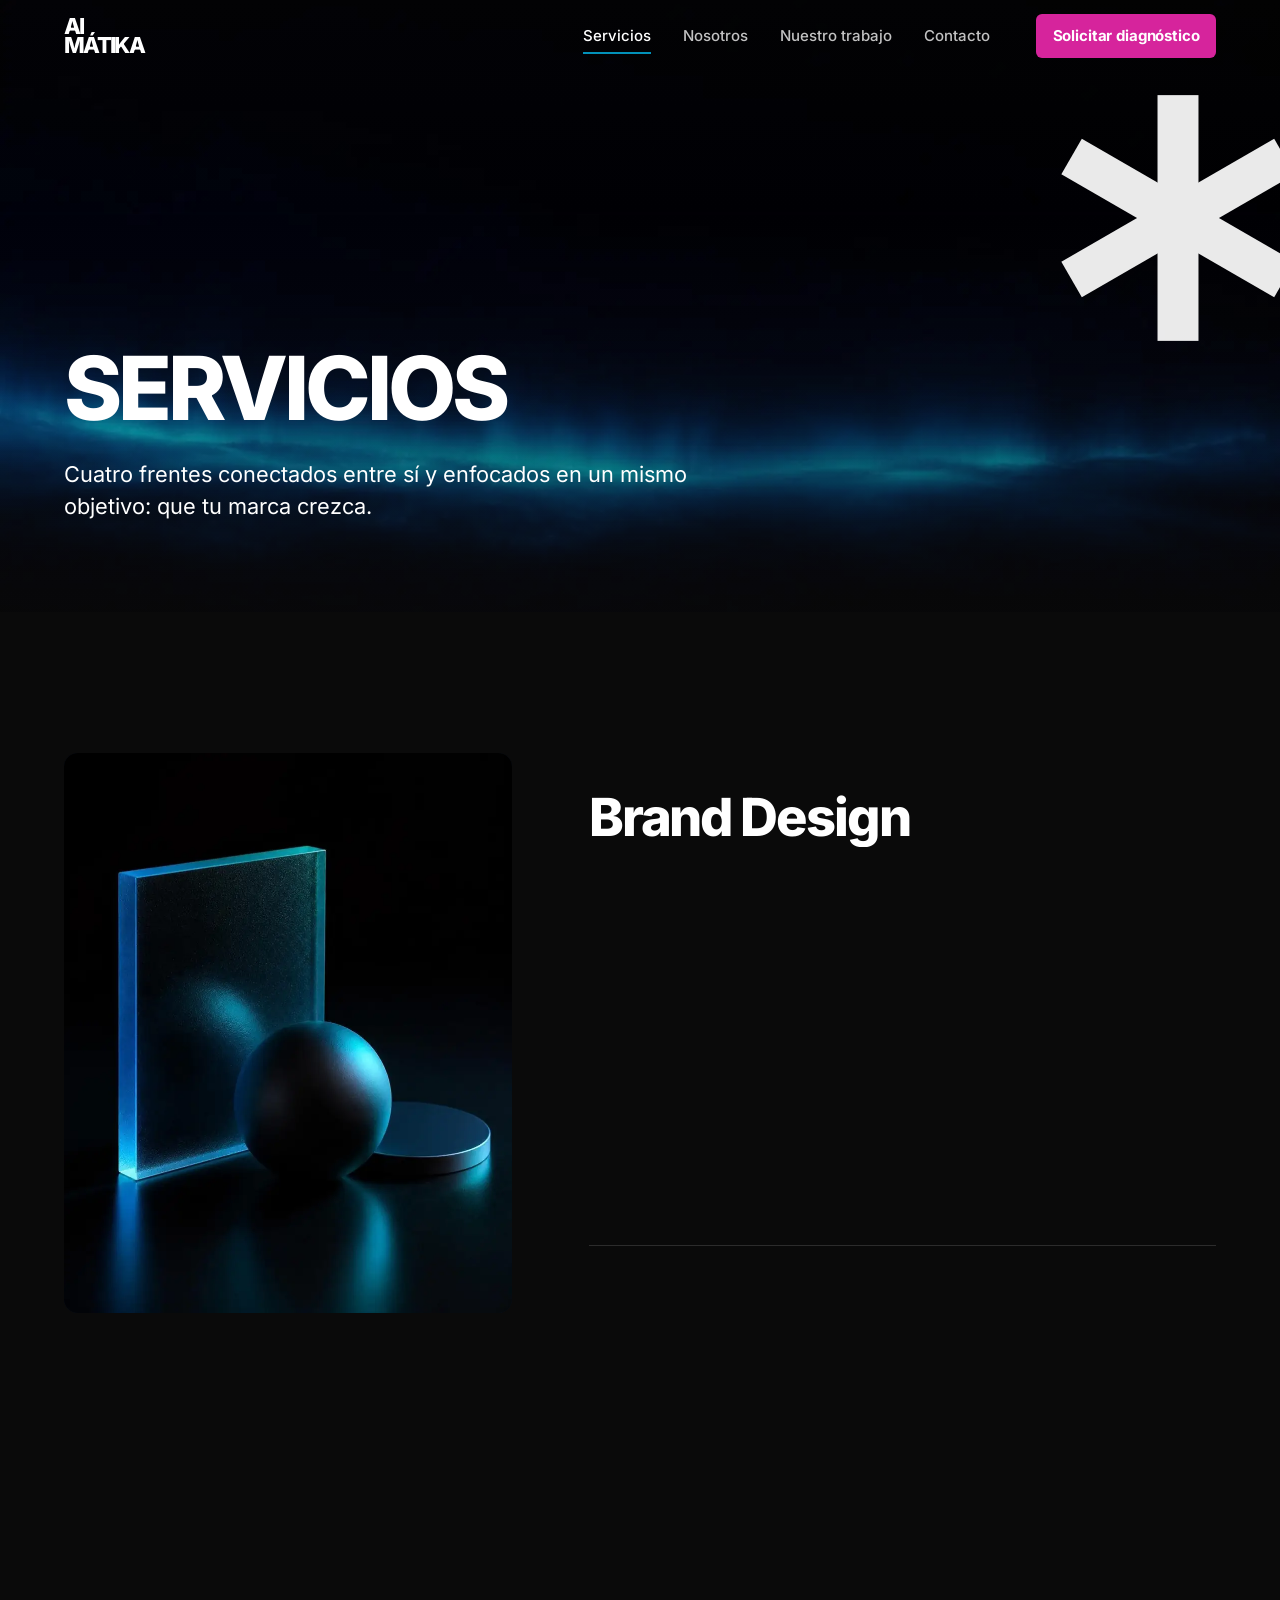
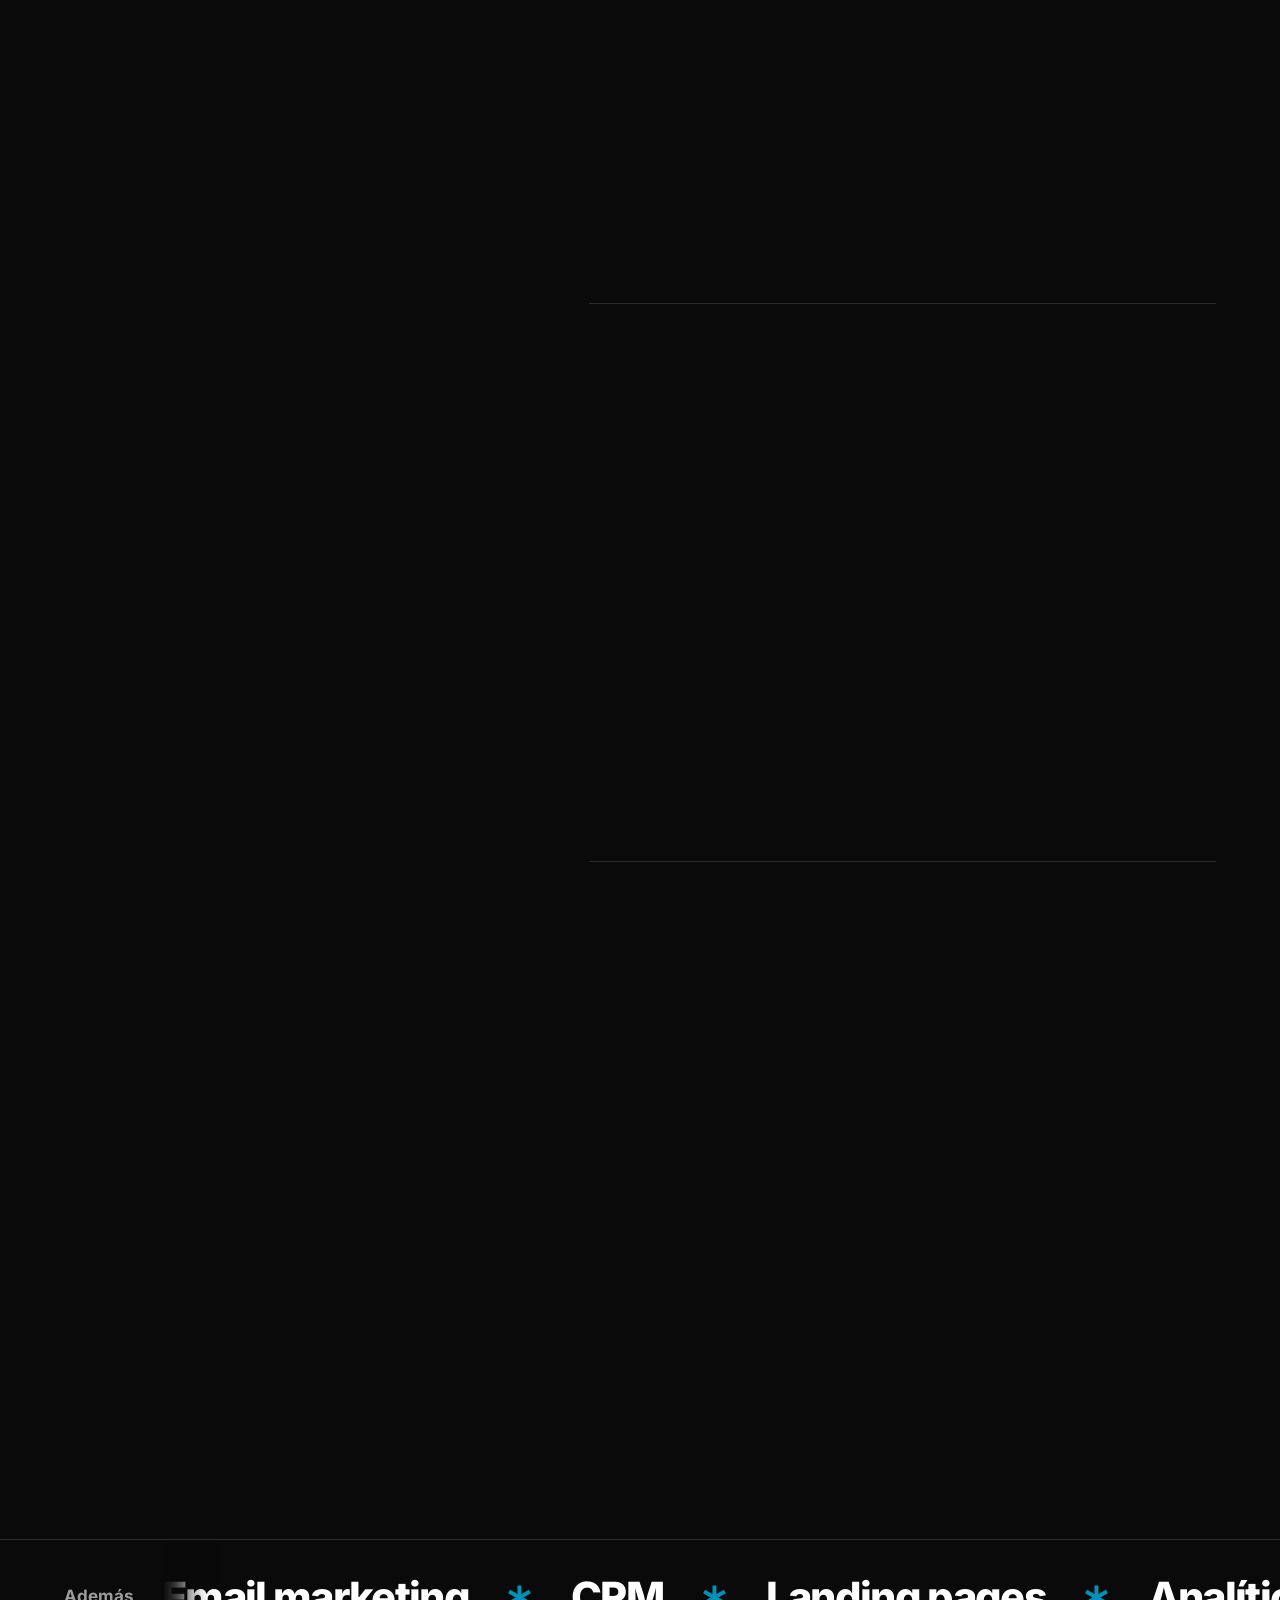
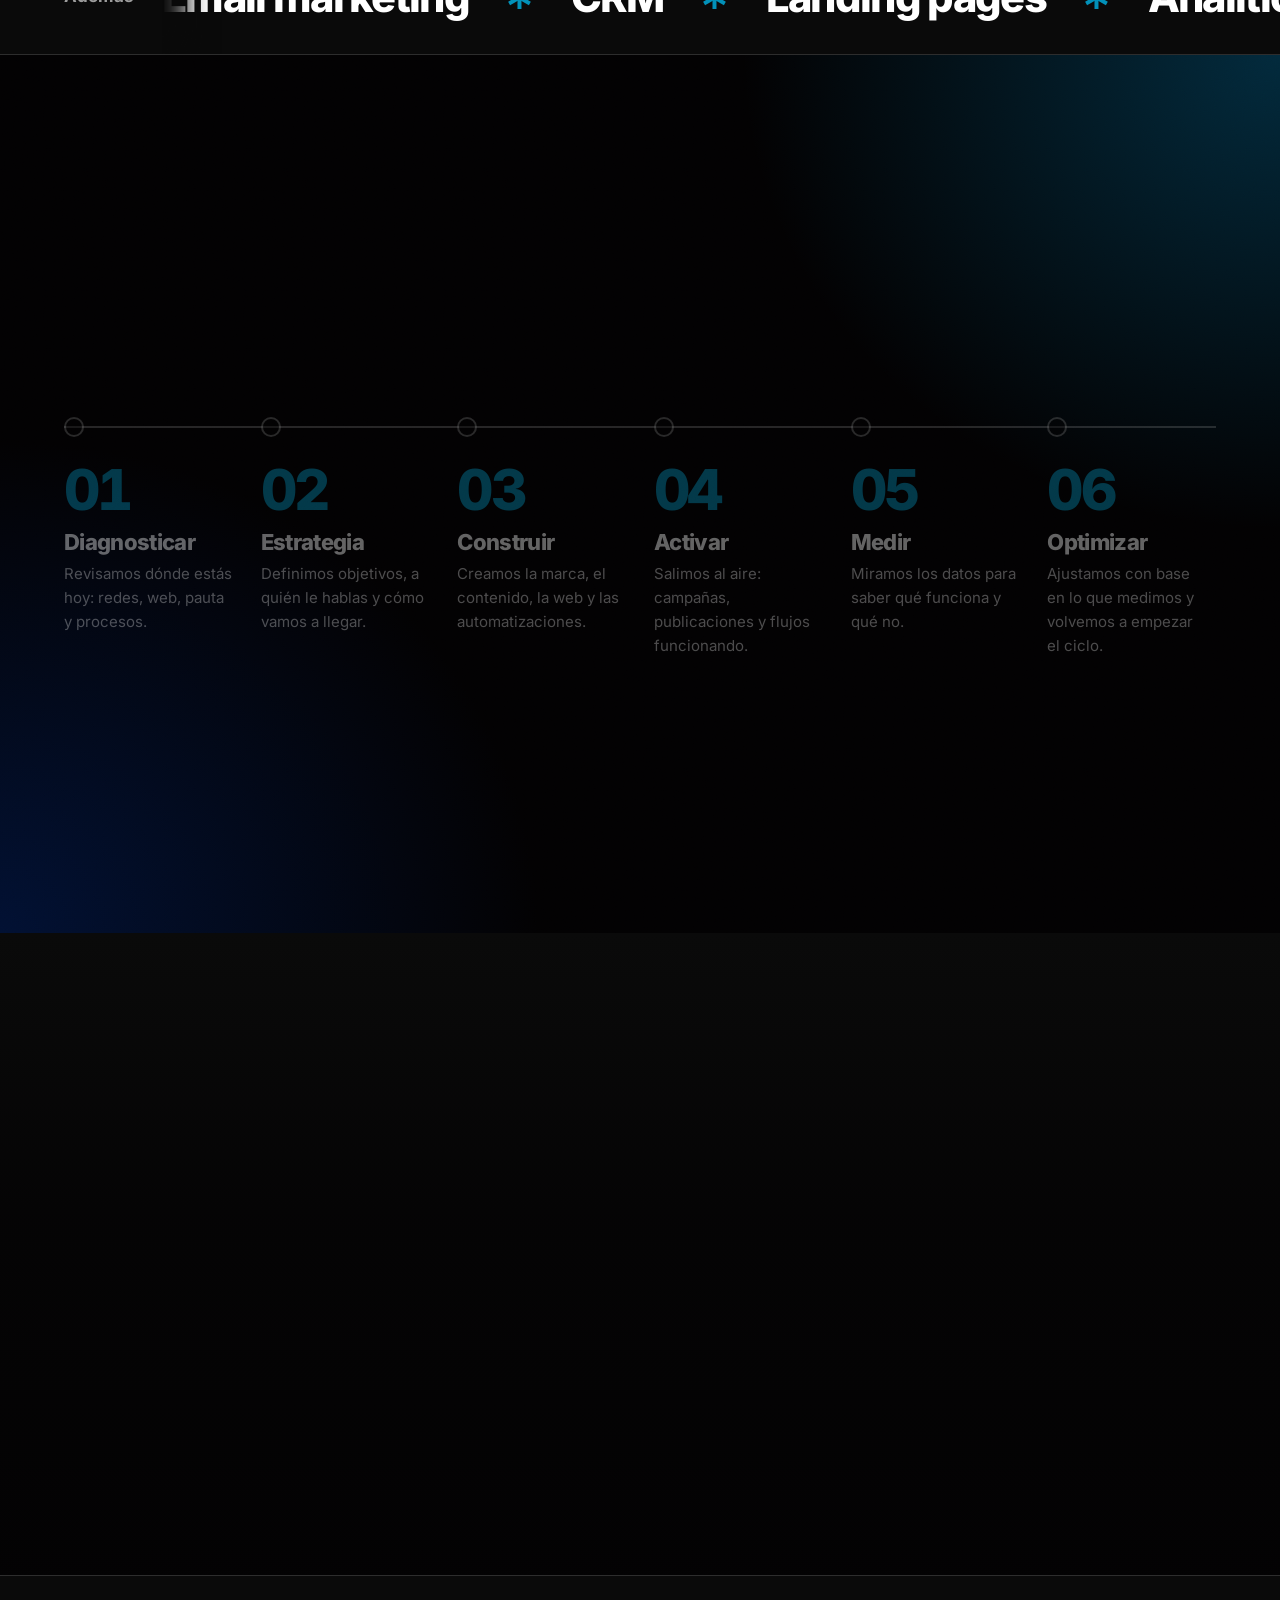
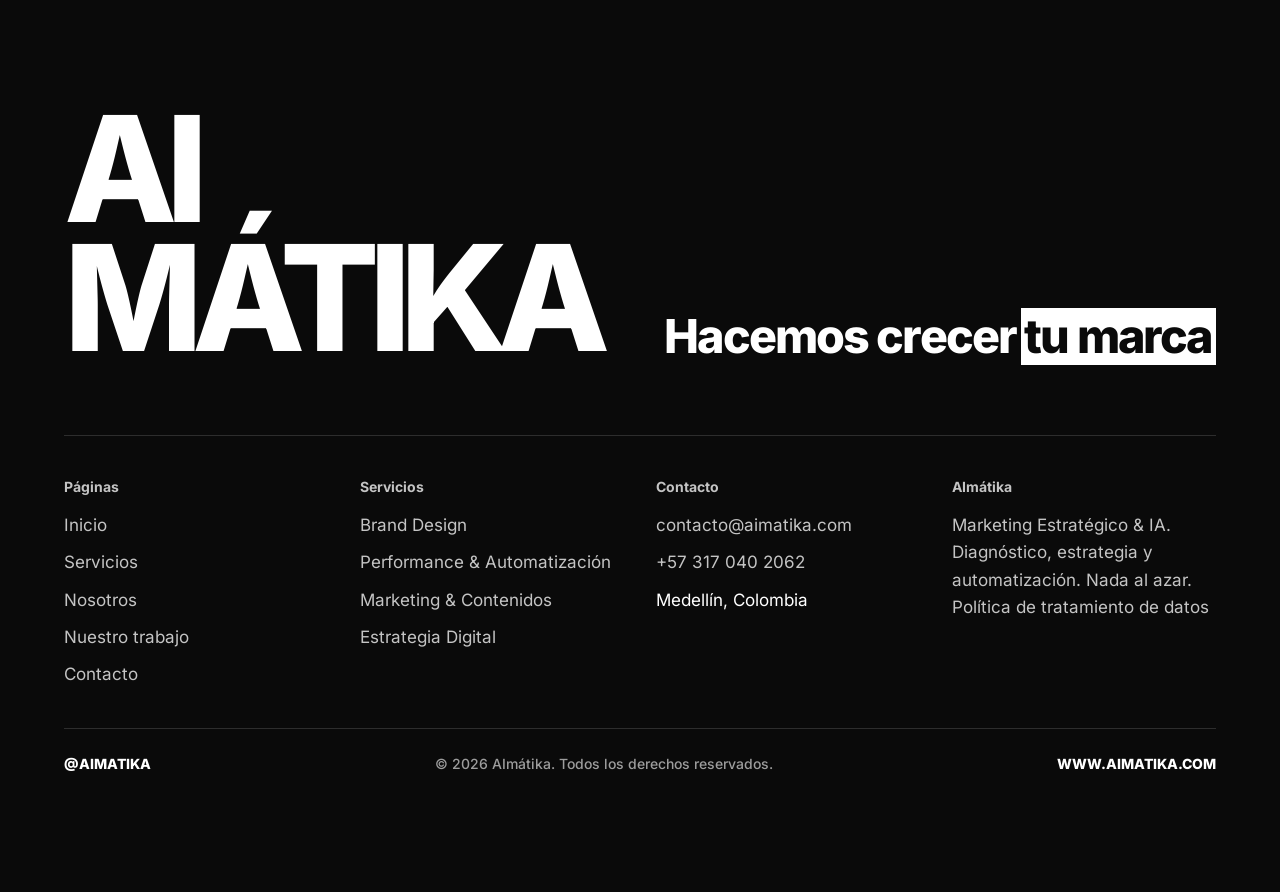
<file: servicios.html>
<!doctype html>
<html lang="es-CO">
<head>
  <meta charset="utf-8">
  <meta name="viewport" content="width=device-width, initial-scale=1, viewport-fit=cover">
  <!-- Seguridad: solo se cargan archivos de este mismo sitio (y el chat de Susana). En WordPress esto va como cabecera del servidor (ver GUIA-ELEMENTOR.md). -->
  <meta http-equiv="Content-Security-Policy" content="default-src 'self'; script-src 'self'; style-src 'self'; img-src 'self' data:; font-src 'self'; connect-src 'self'; frame-src https://chatbot-susana-aim-tika.ai.studio; form-action 'self'; base-uri 'self'; object-src 'none'">
  <meta name="referrer" content="strict-origin-when-cross-origin">
  <title>Servicios · AImátika</title>
  <meta name="description" content="Brand Design, Performance y Automatización, Marketing y Contenidos y Estrategia Digital. Cuatro frentes conectados para que tu marca crezca.">
  <link rel="canonical" href="https://www.aimatika.com/servicios.html">
  <meta name="theme-color" content="#0A0A0A">
  <meta property="og:type" content="website">
  <meta property="og:locale" content="es_CO">
  <meta property="og:site_name" content="AImátika">
  <meta property="og:title" content="Servicios · AImátika">
  <meta property="og:description" content="Brand Design, Performance y Automatización, Marketing y Contenidos y Estrategia Digital. Cuatro frentes conectados para que tu marca crezca.">
  <meta property="og:image" content="https://www.aimatika.com/img/compartir.jpg">
  <meta property="og:image:width" content="1200">
  <meta property="og:image:height" content="630">
  <meta name="twitter:card" content="summary_large_image">
  <link rel="icon" href="img/favicon.svg" type="image/svg+xml">
  <link rel="preload" href="fonts/inter-variable-latin.woff2" as="font" type="font/woff2" crossorigin>
  <link rel="stylesheet" href="css/estilos.css">
  <script src="js/main.js" defer></script>
</head>
<body>

<!-- ================================================================
     BLOQUE GLOBAL · Iconos y elementos gráficos de marca
     Asterisco y destello: elementos del manual de marca.
     Demás iconos: Phosphor Icons (licencia MIT).
     En Elementor: pegar una sola vez en la plantilla de Cabecera (widget HTML).
     ================================================================ -->
<svg class="sprite" aria-hidden="true" focusable="false">
  <symbol id="i-asterisco" viewBox="0 0 100 100"><rect x="42" y="2" width="16" height="96"/><rect x="42" y="2" width="16" height="96" transform="rotate(60 50 50)"/><rect x="42" y="2" width="16" height="96" transform="rotate(120 50 50)"/></symbol>
  <symbol id="i-destello" viewBox="0 0 100 100"><polygon points="50,0 54.02,37.64 79.39,9.55 60.52,42.36 97.55,34.55 63,50 97.55,65.45 60.52,57.64 79.39,90.45 54.02,62.36 50,100 45.98,62.36 20.61,90.45 39.48,57.64 2.45,65.45 37,50 2.45,34.55 39.48,42.36 20.61,9.55 45.98,37.64"/></symbol>
  <symbol id="i-flecha" viewBox="0 0 256 256"><path d="M221.66,133.66l-72,72a8,8,0,0,1-11.32-11.32L196.69,136H40a8,8,0,0,1,0-16H196.69L138.34,61.66a8,8,0,0,1,11.32-11.32l72,72A8,8,0,0,1,221.66,133.66Z"/></symbol>
  <symbol id="i-flecha-diag" viewBox="0 0 256 256"><path d="M200,64V168a8,8,0,0,1-16,0V83.31L69.66,197.66a8,8,0,0,1-11.32-11.32L172.69,72H88a8,8,0,0,1,0-16H192A8,8,0,0,1,200,64Z"/></symbol>
  <symbol id="i-whatsapp" viewBox="0 0 256 256"><path d="M187.58,144.84l-32-16a8,8,0,0,0-8,.5l-14.69,9.8a40.55,40.55,0,0,1-16-16l9.8-14.69a8,8,0,0,0,.5-8l-16-32A8,8,0,0,0,104,64a40,40,0,0,0-40,40,88.1,88.1,0,0,0,88,88,40,40,0,0,0,40-40A8,8,0,0,0,187.58,144.84ZM152,176a72.08,72.08,0,0,1-72-72A24,24,0,0,1,99.29,80.46l11.48,23L101,118a8,8,0,0,0-.73,7.51,56.47,56.47,0,0,0,30.15,30.15A8,8,0,0,0,138,155l14.61-9.74,23,11.48A24,24,0,0,1,152,176ZM128,24A104,104,0,0,0,36.18,176.88L24.83,210.93a16,16,0,0,0,20.24,20.24l34.05-11.35A104,104,0,1,0,128,24Zm0,192a87.87,87.87,0,0,1-44.06-11.81,8,8,0,0,0-6.54-.67L40,216,52.47,178.6a8,8,0,0,0-.66-6.54A88,88,0,1,1,128,216Z"/></symbol>
  <symbol id="i-copiar" viewBox="0 0 256 256"><path d="M216,32H88a8,8,0,0,0-8,8V80H40a8,8,0,0,0-8,8V216a8,8,0,0,0,8,8H168a8,8,0,0,0,8-8V176h40a8,8,0,0,0,8-8V40A8,8,0,0,0,216,32ZM160,208H48V96H160Zm48-48H176V88a8,8,0,0,0-8-8H96V48H208Z"/></symbol>
  <symbol id="i-cerrar" viewBox="0 0 256 256"><path d="M205.66,194.34a8,8,0,0,1-11.32,11.32L128,139.31,61.66,205.66a8,8,0,0,1-11.32-11.32L116.69,128,50.34,61.66A8,8,0,0,1,61.66,50.34L128,116.69l66.34-66.35a8,8,0,0,1,11.32,11.32L139.31,128Z"/></symbol>
  <symbol id="i-correo" viewBox="0 0 256 256"><path d="M224,48H32a8,8,0,0,0-8,8V192a16,16,0,0,0,16,16H216a16,16,0,0,0,16-16V56A8,8,0,0,0,224,48ZM203.43,64,128,133.15,52.57,64ZM216,192H40V74.19l82.59,75.71a8,8,0,0,0,10.82,0L216,74.19V192Z"/></symbol>
  <symbol id="i-telefono" viewBox="0 0 256 256"><path d="M222.37,158.46l-47.11-21.11-.13-.06a16,16,0,0,0-15.17,1.4,8.12,8.12,0,0,0-.75.56L134.87,160c-15.42-7.49-31.34-23.29-38.83-38.51l20.78-24.71c.2-.25.39-.5.57-.77a16,16,0,0,0,1.32-15.06l0-.12L97.54,33.64a16,16,0,0,0-16.62-9.52A56.26,56.26,0,0,0,32,80c0,79.4,64.6,144,144,144a56.26,56.26,0,0,0,55.88-48.92A16,16,0,0,0,222.37,158.46ZM176,208A128.14,128.14,0,0,1,48,80,40.2,40.2,0,0,1,82.87,40a.61.61,0,0,0,0,.12l21,47L83.2,111.86a6.13,6.13,0,0,0-.57.77,16,16,0,0,0-1,15.7c9.06,18.53,27.73,37.06,46.46,46.11a16,16,0,0,0,15.75-1.14,8.44,8.44,0,0,0,.74-.56L168.89,152l47,21.05h0s.08,0,.11,0A40.21,40.21,0,0,1,176,208Z"/></symbol>
  <symbol id="i-ubicacion" viewBox="0 0 256 256"><path d="M128,64a40,40,0,1,0,40,40A40,40,0,0,0,128,64Zm0,64a24,24,0,1,1,24-24A24,24,0,0,1,128,128Zm0-112a88.1,88.1,0,0,0-88,88c0,31.4,14.51,64.68,42,96.25a254.19,254.19,0,0,0,41.45,38.3,8,8,0,0,0,9.18,0A254.19,254.19,0,0,0,174,200.25c27.45-31.57,42-64.85,42-96.25A88.1,88.1,0,0,0,128,16Zm0,206c-16.53-13-72-60.75-72-118a72,72,0,0,1,144,0C200,161.23,144.53,209,128,222Z"/></symbol>
  <symbol id="i-ciclo" viewBox="0 0 256 256"><path d="M224,48V96a8,8,0,0,1-8,8H168a8,8,0,0,1,0-16h28.69L182.06,73.37a79.56,79.56,0,0,0-56.13-23.43h-.45A79.52,79.52,0,0,0,69.59,72.71,8,8,0,0,1,58.41,61.27a96,96,0,0,1,135,.79L208,76.69V48a8,8,0,0,1,16,0ZM186.41,183.29a80,80,0,0,1-112.47-.66L59.31,168H88a8,8,0,0,0,0-16H40a8,8,0,0,0-8,8v48a8,8,0,0,0,16,0V179.31l14.63,14.63A95.43,95.43,0,0,0,130,222.06h.53a95.36,95.36,0,0,0,67.07-27.33,8,8,0,0,0-11.18-11.44Z"/></symbol>
  <symbol id="i-comillas" viewBox="0 0 256 256"><path d="M100,56H40A16,16,0,0,0,24,72v64a16,16,0,0,0,16,16h60v8a32,32,0,0,1-32,32,8,8,0,0,0,0,16,48.05,48.05,0,0,0,48-48V72A16,16,0,0,0,100,56Zm0,80H40V72h60ZM216,56H156a16,16,0,0,0-16,16v64a16,16,0,0,0,16,16h60v8a32,32,0,0,1-32,32,8,8,0,0,0,0,16,48.05,48.05,0,0,0,48-48V72A16,16,0,0,0,216,56Zm0,80H156V72h60Z"/></symbol>
  <symbol id="i-externo" viewBox="0 0 256 256"><path d="M224,104a8,8,0,0,1-16,0V59.32l-66.33,66.34a8,8,0,0,1-11.32-11.32L196.68,48H152a8,8,0,0,1,0-16h64a8,8,0,0,1,8,8Zm-40,24a8,8,0,0,0-8,8v72H48V80h72a8,8,0,0,0,0-16H48A16,16,0,0,0,32,80V208a16,16,0,0,0,16,16H176a16,16,0,0,0,16-16V136A8,8,0,0,0,184,128Z"/></symbol>
</svg>

<a class="saltar" href="#contenido">Saltar al contenido</a>
<div class="sr" id="anuncio" aria-live="polite"></div>

<!-- ================================================================
     BLOQUE GLOBAL · Menú
     En Elementor: Theme Builder > Cabecera (aplicar a todo el sitio).
     ================================================================ -->
<header class="nav" data-nav>
  <div class="contenedor nav__in">
    <a class="logo" href="index.html" aria-label="AImátika, ir al inicio"><span>AI</span><span>MÁTIKA</span></a>
    <nav class="nav__links" aria-label="Principal">
      <a href="servicios.html" aria-current="page">Servicios</a>
      <a href="nosotros.html">Nosotros</a>
      <a href="trabajo.html">Nuestro trabajo</a>
      <a href="contacto.html">Contacto</a>
    </nav>
    <a class="btn btn--accion nav__cta" href="contacto.html#formulario">Solicitar diagnóstico</a>
    <button class="nav__toggle" type="button" aria-expanded="false" aria-controls="menu-movil" aria-label="Abrir menú"><span></span><span></span></button>
  </div>
</header>

<div class="menu-movil" id="menu-movil">
  <nav aria-label="Menú del celular">
    <a href="index.html">Inicio</a>
    <a href="servicios.html" aria-current="page">Servicios</a>
    <a href="nosotros.html">Nosotros</a>
    <a href="trabajo.html">Nuestro trabajo</a>
    <a href="contacto.html">Contacto</a>
  </nav>
  <div class="menu-movil__acciones">
    <a class="btn btn--accion" href="contacto.html#formulario">Solicitar diagnóstico <svg class="i-flecha" aria-hidden="true" focusable="false"><use href="#i-flecha"/></svg></a>
    <a class="btn btn--linea" href="https://wa.me/573170402062?text=Hola%20AIm%C3%A1tika%2C%20quiero%20solicitar%20un%20diagn%C3%B3stico." target="_blank" rel="noopener noreferrer"><svg aria-hidden="true" focusable="false"><use href="#i-whatsapp"/></svg> Escríbenos por WhatsApp</a>
  </div>
</div>

<main id="contenido">

  <!-- ================================================================
       SECCIÓN · Cabecera de página (Línea Aurora)
       Elementor: Contenedor ancho completo, altura mínima 68vh,
       fondo = imagen img/aurora-servicios-1776.webp, contenido abajo a la izquierda.
       ================================================================ -->
  <section class="cabecera-pagina" aria-labelledby="pagina-titulo">
    <div class="cabecera-pagina__fondo" aria-hidden="true">
      <img src="img/aurora-servicios-1776.webp" srcset="img/aurora-servicios-900.webp 900w, img/aurora-servicios-1776.webp 1776w" sizes="100vw" alt="" width="1776" height="896" fetchpriority="high" decoding="async">
    </div>
    <svg class="marca-grafica" viewBox="0 0 100 100" aria-hidden="true" focusable="false"><use href="#i-asterisco"/></svg>
    <div class="contenedor">
      <h1 class="cabecera-pagina__titulo" id="pagina-titulo"><span data-linea><span>Servicios</span></span></h1>
      <p class="lead">Cuatro frentes conectados entre sí y enfocados en un mismo objetivo: que tu marca crezca.</p>
    </div>
  </section>

  <!-- ================================================================
       SECCIÓN · Detalle de los 4 servicios
       Elementor: Contenedor en caja de 2 columnas. Izquierda: imagen fija
       (posición "sticky"). Derecha: un contenedor por servicio con su ID
       (brand-design, performance, contenidos, estrategia) para los enlaces.
       ================================================================ -->
  <section class="seccion" aria-label="Detalle de servicios">
    <div class="contenedor detalle">
      <div class="detalle__visor" data-visor aria-hidden="true">
        <img src="img/servicio-brand-design-900.webp" alt="" width="900" height="1115" data-servicio="brand-design" class="is-activa" loading="eager" decoding="async">
        <img src="img/servicio-performance-900.webp" alt="" width="900" height="1115" data-servicio="performance" loading="lazy" decoding="async">
        <img src="img/servicio-contenidos-900.webp" alt="" width="900" height="1115" data-servicio="contenidos" loading="lazy" decoding="async">
        <img src="img/servicio-estrategia-900.webp" alt="" width="900" height="1115" data-servicio="estrategia" loading="lazy" decoding="async">
      </div>
      <div>
        <article class="servicio-detalle" id="brand-design" data-servicio-bloque aria-labelledby="t-brand-design">
          <div class="servicio-detalle__img"><img src="img/servicio-brand-design-900.webp" alt="Formas geométricas de vidrio iluminadas con luz azul" width="900" height="1115" loading="lazy" decoding="async"></div>
          <h2 id="t-brand-design"><span data-linea><span>Brand Design</span></span></h2>
          <p class="lead" data-aparecer>Tu marca tiene que verse como lo que es. Creamos una identidad que se reconoce a primera vista y se mantiene igual en todos tus canales.</p>
          <div class="incluye" data-aparecer>
            <h3>Qué incluye</h3>
            <ul><li>Identidad visual</li><li>Manual de marca</li><li>Piezas para redes</li></ul>
          </div>
          <div class="acciones" data-aparecer><a class="enlace-flecha" href="contacto.html?servicio=brand-design#formulario">Solicitar diagnóstico <svg aria-hidden="true" focusable="false"><use href="#i-flecha"/></svg></a></div>
        </article>
        <article class="servicio-detalle" id="performance" data-servicio-bloque aria-labelledby="t-performance">
          <div class="servicio-detalle__img"><img src="img/servicio-performance-900.webp" alt="Líneas de luz turquesa que se unen en un solo punto" width="900" height="1115" loading="lazy" decoding="async"></div>
          <h2 id="t-performance"><span data-linea><span>Performance &amp; Automatización</span></span></h2>
          <p class="lead" data-aparecer>Pauta que se mide y procesos que trabajan solos. Conectamos tus anuncios, formularios y seguimiento para que no se te escape ningún cliente potencial.</p>
          <div class="incluye" data-aparecer>
            <h3>Qué incluye</h3>
            <ul><li>Pauta digital</li><li>Automatizaciones con IA</li><li>Seguimiento de leads (clientes potenciales)</li></ul>
          </div>
          <div class="acciones" data-aparecer><a class="enlace-flecha" href="contacto.html?servicio=performance#formulario">Solicitar diagnóstico <svg aria-hidden="true" focusable="false"><use href="#i-flecha"/></svg></a></div>
        </article>
        <article class="servicio-detalle" id="contenidos" data-servicio-bloque aria-labelledby="t-contenidos">
          <div class="servicio-detalle__img"><img src="img/servicio-contenidos-900.webp" alt="Capas de vidrio apiladas con bordes de luz azul y morada" width="900" height="1115" loading="lazy" decoding="async"></div>
          <h2 id="t-contenidos"><span data-linea><span>Marketing &amp; Contenidos</span></span></h2>
          <p class="lead" data-aparecer>Contenido con un objetivo detrás. Definimos qué publicar, para quién y para qué, y lo producimos para que tu audiencia se quede.</p>
          <div class="incluye" data-aparecer>
            <h3>Qué incluye</h3>
            <ul><li>Estrategia de contenidos</li><li>Redes sociales</li><li>Calendario editorial</li></ul>
          </div>
          <div class="acciones" data-aparecer><a class="enlace-flecha" href="contacto.html?servicio=contenidos#formulario">Solicitar diagnóstico <svg aria-hidden="true" focusable="false"><use href="#i-flecha"/></svg></a></div>
        </article>
        <article class="servicio-detalle" id="estrategia" data-servicio-bloque aria-labelledby="t-estrategia">
          <div class="servicio-detalle__img"><img src="img/servicio-estrategia-900.webp" alt="Mapa de líneas de luz con un camino que llega a un punto brillante" width="900" height="1115" loading="lazy" decoding="async"></div>
          <h2 id="t-estrategia"><span data-linea><span>Estrategia Digital</span></span></h2>
          <p class="lead" data-aparecer>Antes de hacer, entendemos. Revisamos dónde está tu marca hoy y trazamos el camino para crecer, paso a paso.</p>
          <div class="incluye" data-aparecer>
            <h3>Qué incluye</h3>
            <ul><li>Diagnóstico digital</li><li>Buyer persona (a quién le hablas)</li><li>Plan de crecimiento</li></ul>
          </div>
          <div class="acciones" data-aparecer><a class="enlace-flecha" href="contacto.html?servicio=estrategia#formulario">Solicitar diagnóstico <svg aria-hidden="true" focusable="false"><use href="#i-flecha"/></svg></a></div>
        </article>
      </div>
    </div>
  </section>

  <!-- ================================================================
       SECCIÓN · Cinta "Además" (texto en movimiento)
       Elementor: widget HTML con este bloque completo.
       ================================================================ -->
  <div class="cinta" role="region" aria-label="Además: email marketing, CRM, landing pages, analítica y dashboards">
    <span class="cinta__label" aria-hidden="true">Además</span>
    <div class="cinta__ventana" aria-hidden="true">
      <div class="cinta__pista">
        <ul class="cinta__grupo"><li>Email marketing<svg viewBox="0 0 100 100"><use href="#i-asterisco"/></svg></li><li>CRM<svg viewBox="0 0 100 100"><use href="#i-asterisco"/></svg></li><li>Landing pages<svg viewBox="0 0 100 100"><use href="#i-asterisco"/></svg></li><li>Analítica<svg viewBox="0 0 100 100"><use href="#i-asterisco"/></svg></li><li>Dashboards<svg viewBox="0 0 100 100"><use href="#i-asterisco"/></svg></li></ul>
        <ul class="cinta__grupo"><li>Email marketing<svg viewBox="0 0 100 100"><use href="#i-asterisco"/></svg></li><li>CRM<svg viewBox="0 0 100 100"><use href="#i-asterisco"/></svg></li><li>Landing pages<svg viewBox="0 0 100 100"><use href="#i-asterisco"/></svg></li><li>Analítica<svg viewBox="0 0 100 100"><use href="#i-asterisco"/></svg></li><li>Dashboards<svg viewBox="0 0 100 100"><use href="#i-asterisco"/></svg></li></ul>
      </div>
    </div>
  </div>

  <!-- ================================================================
       SECCIÓN · Proceso (6 pasos)
       Elementor: Contenedor ancho completo con ID "proceso", fondo Aurora.
       ================================================================ -->
  <section class="seccion proceso-sec con-ruido" id="proceso" aria-labelledby="proceso-titulo">
    <div class="contenedor">
      <div class="encabezado">
        <div>
          <h2 class="titulo" id="proceso-titulo"><span data-linea><span>Cómo trabajamos</span></span></h2>
          <p class="lead" data-aparecer>Seis pasos, en orden. Cada uno parte de lo que aprendimos en el anterior. <strong>Nada al azar.</strong></p>
        </div>
      </div>
      <ol class="proceso" data-proceso>
        <li class="paso"><span class="paso__punto" aria-hidden="true"></span><span class="paso__num" aria-hidden="true">01</span><h3>Diagnosticar</h3><p>Revisamos dónde estás hoy: redes, web, pauta y procesos.</p></li>
        <li class="paso"><span class="paso__punto" aria-hidden="true"></span><span class="paso__num" aria-hidden="true">02</span><h3>Estrategia</h3><p>Definimos objetivos, a quién le hablas y cómo vamos a llegar.</p></li>
        <li class="paso"><span class="paso__punto" aria-hidden="true"></span><span class="paso__num" aria-hidden="true">03</span><h3>Construir</h3><p>Creamos la marca, el contenido, la web y las automatizaciones.</p></li>
        <li class="paso"><span class="paso__punto" aria-hidden="true"></span><span class="paso__num" aria-hidden="true">04</span><h3>Activar</h3><p>Salimos al aire: campañas, publicaciones y flujos funcionando.</p></li>
        <li class="paso"><span class="paso__punto" aria-hidden="true"></span><span class="paso__num" aria-hidden="true">05</span><h3>Medir</h3><p>Miramos los datos para saber qué funciona y qué no.</p></li>
        <li class="paso"><span class="paso__punto" aria-hidden="true"></span><span class="paso__num" aria-hidden="true">06</span><h3>Optimizar</h3><p>Ajustamos con base en lo que medimos y volvemos a empezar el ciclo.</p></li>
      </ol>
      <p class="proceso__ciclo" data-aparecer><svg aria-hidden="true" focusable="false"><use href="#i-ciclo"/></svg> Medir y optimizar es un ciclo, no un final.</p>
    </div>
  </section>

  <!-- ================================================================
       SECCIÓN · Llamado final
       Elementor: Contenedor ancho completo, fondo img/aurora-contacto-1776.webp
       ================================================================ -->
  <section class="llamado" aria-labelledby="llamado-titulo">
    <div class="llamado__fondo" aria-hidden="true">
      <img src="img/aurora-contacto-1776.webp" srcset="img/aurora-contacto-900.webp 900w, img/aurora-contacto-1776.webp 1776w" sizes="100vw" alt="" width="1776" height="896" loading="lazy" decoding="async">
    </div>
    <div class="contenedor">
      <h2 class="llamado__titulo" id="llamado-titulo"><span data-linea><span>Cuéntanos dónde está tu marca hoy</span></span></h2>
      <p class="lead" data-aparecer>Te decimos por dónde empezar.</p>
      <div class="acciones" data-aparecer>
        <a class="btn btn--accion btn--grande" href="contacto.html#formulario">Solicitar diagnóstico <svg class="i-flecha" aria-hidden="true" focusable="false"><use href="#i-flecha"/></svg></a>
        <a class="btn btn--linea btn--grande" href="https://wa.me/573170402062?text=Hola%20AIm%C3%A1tika%2C%20quiero%20solicitar%20un%20diagn%C3%B3stico." target="_blank" rel="noopener noreferrer"><svg aria-hidden="true" focusable="false"><use href="#i-whatsapp"/></svg> Escríbenos por WhatsApp</a>
      </div>
    </div>
  </section>

</main>

<!-- ================================================================
     BLOQUE GLOBAL · Pie de página
     En Elementor: Theme Builder > Pie de página (aplicar a todo el sitio).
     ================================================================ -->
<footer class="pie">
  <div class="contenedor">
    <div class="pie__top">
      <a class="logo logo--grande" href="index.html" aria-label="AImátika, volver al inicio"><span>AI</span><span>MÁTIKA</span></a>
      <p class="pie__slogan">Hacemos crecer <span class="caja">tu marca</span></p>
    </div>
    <div class="pie__medio">
      <div>
        <p class="pie__titulo">Páginas</p>
        <ul>
          <li><a href="index.html">Inicio</a></li>
          <li><a href="servicios.html">Servicios</a></li>
          <li><a href="nosotros.html">Nosotros</a></li>
          <li><a href="trabajo.html">Nuestro trabajo</a></li>
          <li><a href="contacto.html">Contacto</a></li>
        </ul>
      </div>
      <div>
        <p class="pie__titulo">Servicios</p>
        <ul>
          <li><a href="servicios.html#brand-design">Brand Design</a></li>
          <li><a href="servicios.html#performance">Performance &amp; Automatización</a></li>
          <li><a href="servicios.html#contenidos">Marketing &amp; Contenidos</a></li>
          <li><a href="servicios.html#estrategia">Estrategia Digital</a></li>
        </ul>
      </div>
      <div>
        <p class="pie__titulo">Contacto</p>
        <ul>
          <li><a href="mailto:contacto@aimatika.com">contacto@aimatika.com</a></li>
          <li><a href="https://wa.me/573170402062?text=Hola%20AIm%C3%A1tika%2C%20quiero%20solicitar%20un%20diagn%C3%B3stico." target="_blank" rel="noopener noreferrer">+57 317 040 2062</a></li>
          <li>Medellín, Colombia</li>
        </ul>
      </div>
      <div>
        <p class="pie__titulo">AImátika</p>
        <p>Marketing Estratégico &amp; IA. Diagnóstico, estrategia y automatización. Nada al azar.</p>
        <ul class="pie__legal">
          <li><a href="privacidad.html">Política de tratamiento de datos</a></li>
        </ul>
      </div>
    </div>
    <div class="pie__base">
      <span>@AIMATIKA</span>
      <span class="pie__copy">© <span data-anio>2026</span> AImátika. Todos los derechos reservados.</span>
      <span>WWW.AIMATIKA.COM</span>
    </div>
  </div>
</footer>

<!-- ================================================================
     BLOQUE GLOBAL · Susana (chat flotante)
     En Elementor: widget HTML dentro de la plantilla de Pie de página.
     ================================================================ -->
<div class="susana" data-susana>
  <button class="susana__boton" type="button" aria-expanded="false" aria-controls="susana-panel" aria-label="Hablar con Susana, te ayuda a encontrar por dónde empezar">
    <span class="susana__avatar" aria-hidden="true"><svg viewBox="0 0 100 100"><use href="#i-destello"/></svg></span>
    <span class="susana__texto"><strong>Susana</strong><span>Te ayudo a encontrar por dónde empezar</span></span>
  </button>
  <div class="susana__panel" id="susana-panel" role="dialog" aria-label="Chat con Susana">
    <div class="susana__cabecera">
      <span class="susana__avatar" aria-hidden="true"><svg viewBox="0 0 100 100"><use href="#i-destello"/></svg></span>
      <div class="susana__info"><strong>Susana</strong><span>Asistente de AImátika</span></div>
      <a class="icono-btn" href="https://chatbot-susana-aim-tika.ai.studio/?mode=chat" target="_blank" rel="noopener noreferrer" aria-label="Abrir a Susana en una pestaña nueva"><svg aria-hidden="true" focusable="false"><use href="#i-externo"/></svg></a>
      <button class="icono-btn" type="button" data-cerrar aria-label="Cerrar chat"><svg aria-hidden="true" focusable="false"><use href="#i-cerrar"/></svg></button>
    </div>
    <div class="susana__marco">
      <p class="susana__cargando">Cargando a Susana…</p>
      <iframe title="Chat con Susana" data-src="https://chatbot-susana-aim-tika.ai.studio/?mode=chat" allow="clipboard-write; microphone" referrerpolicy="strict-origin-when-cross-origin" loading="lazy"></iframe>
    </div>
  </div>
</div>

</body>
</html>
</file>
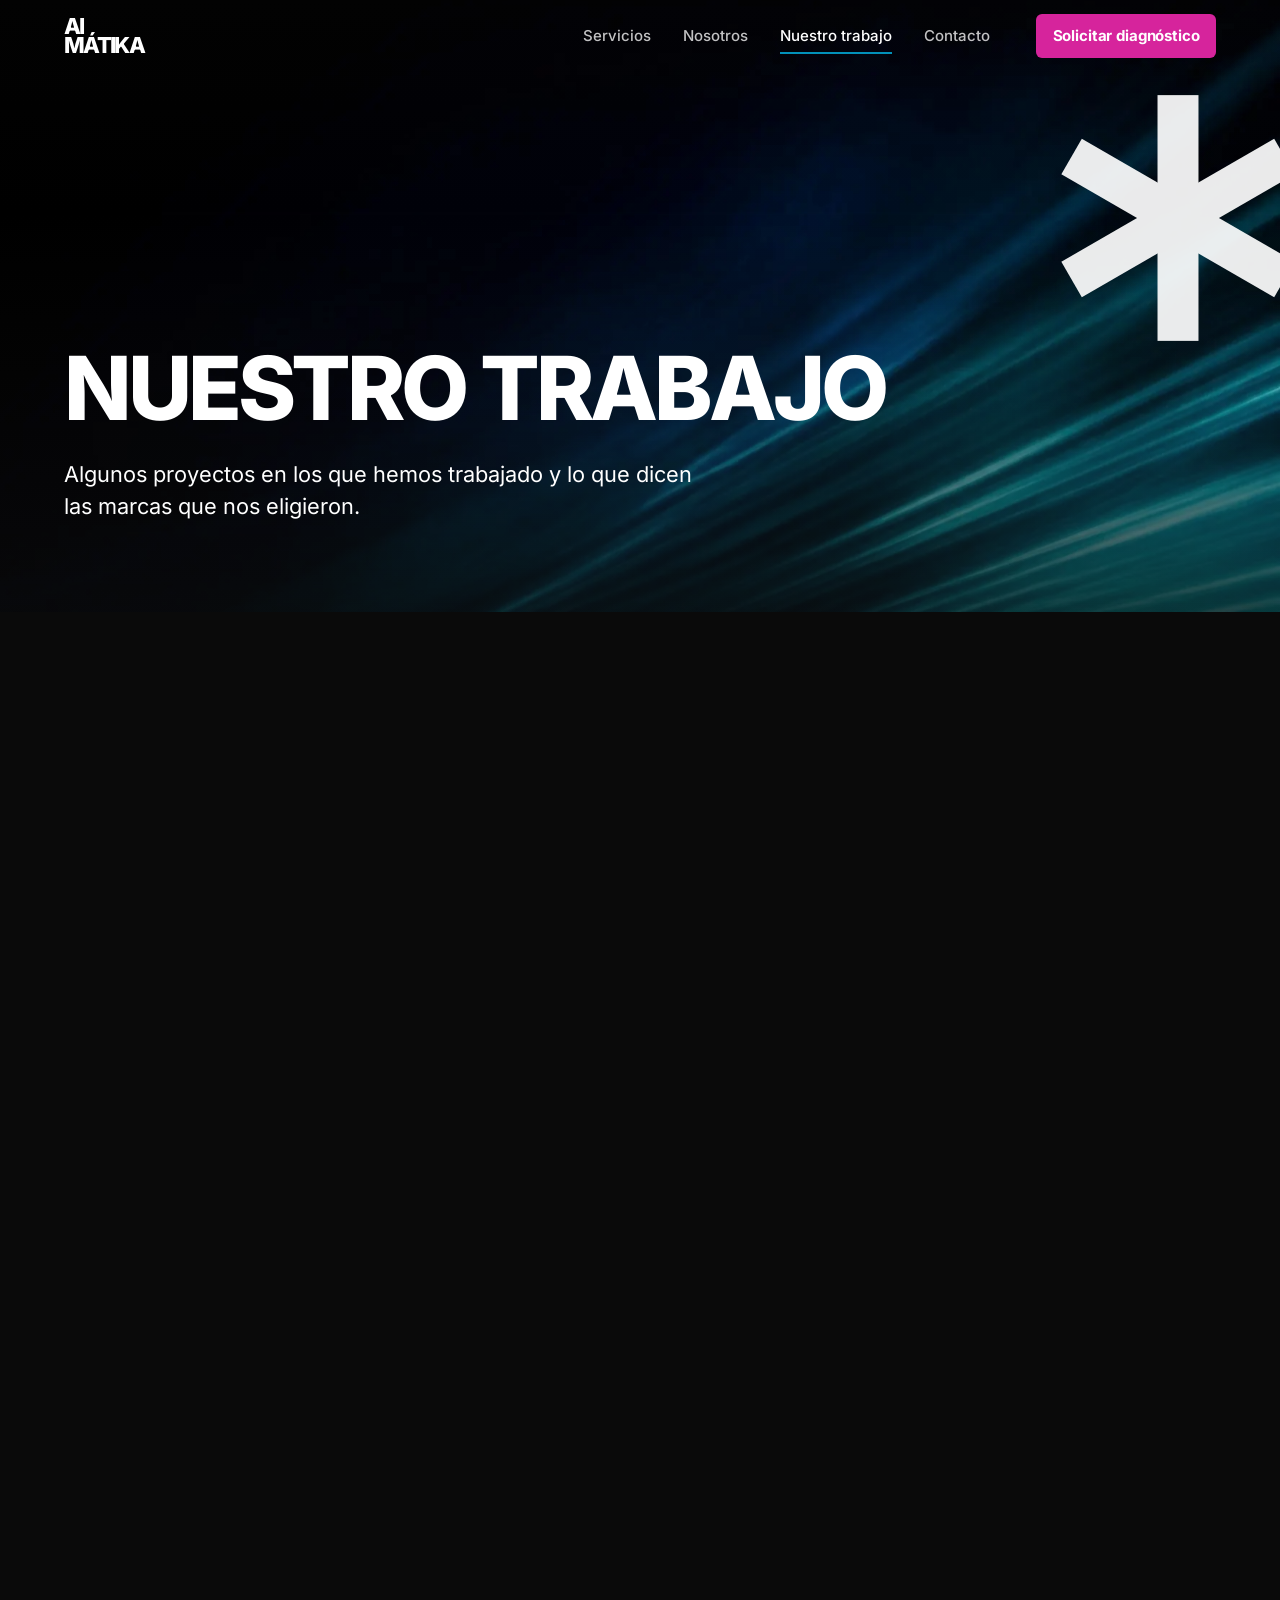
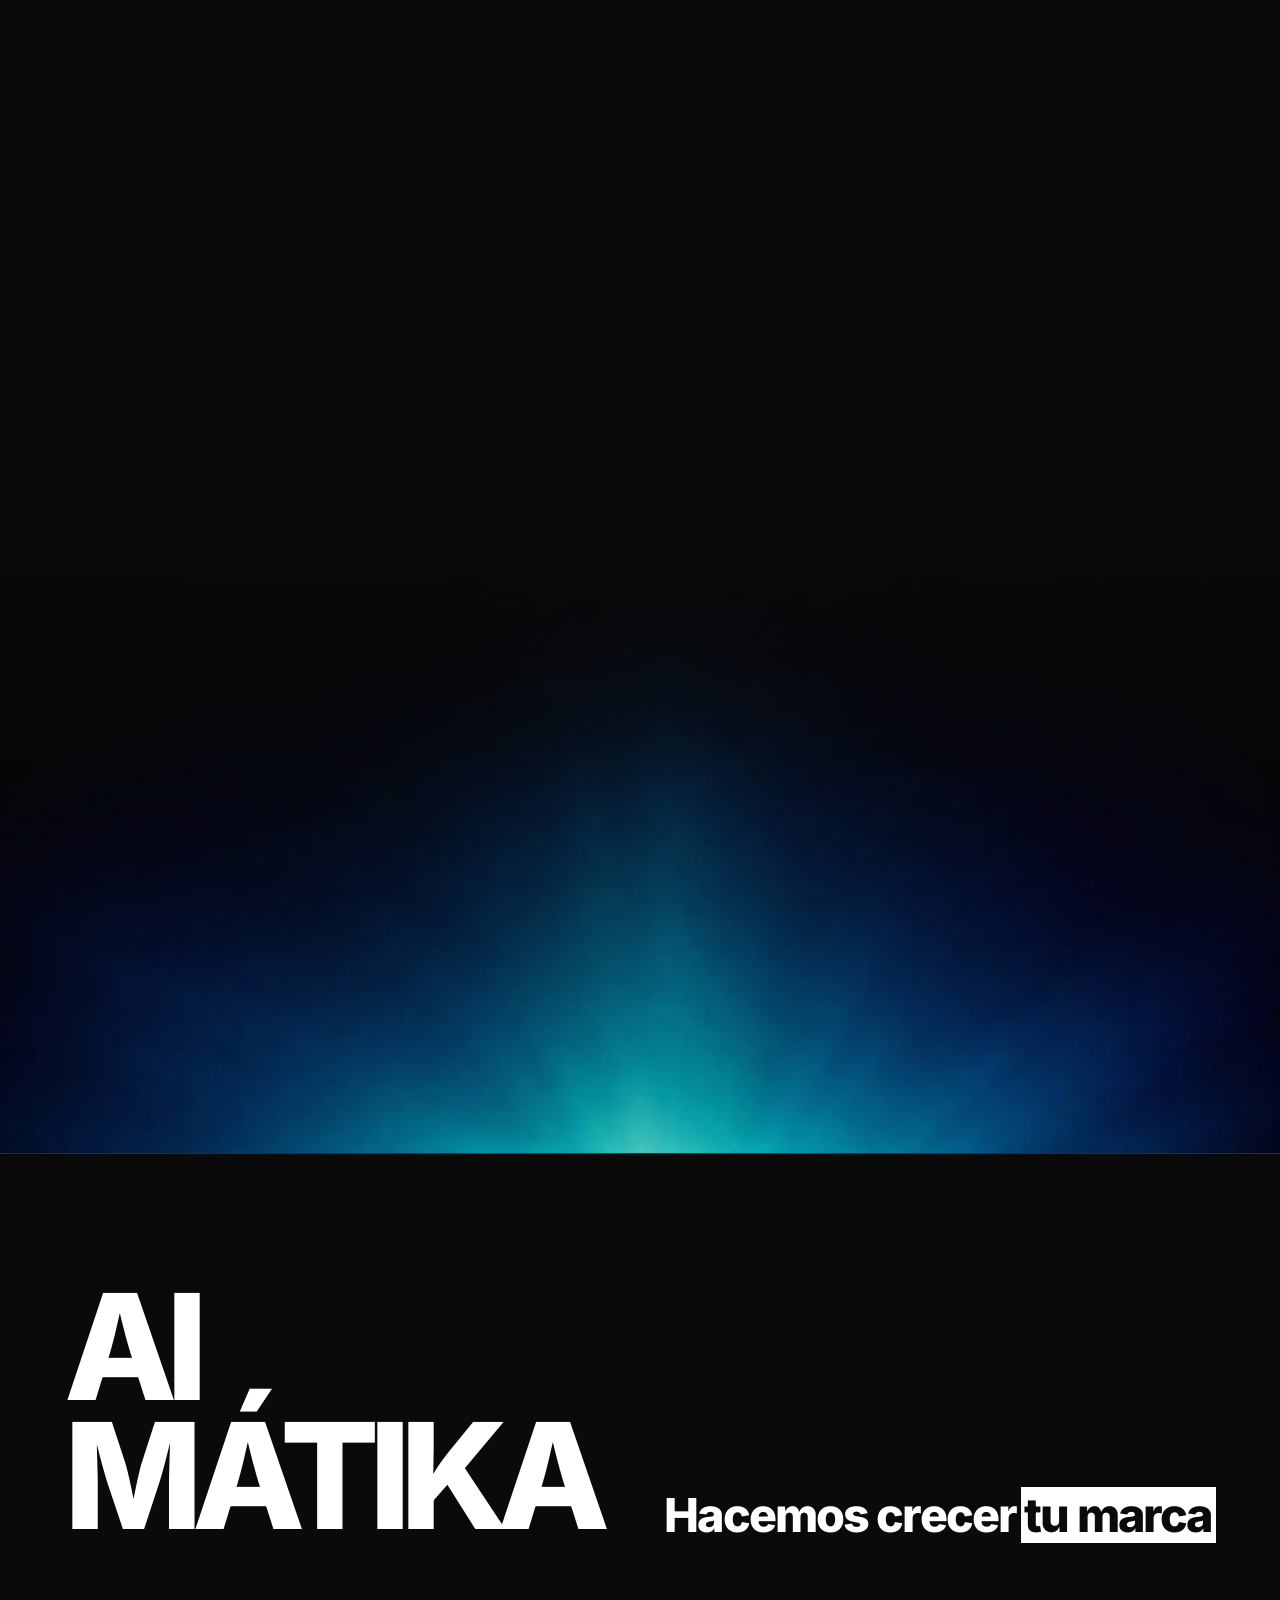
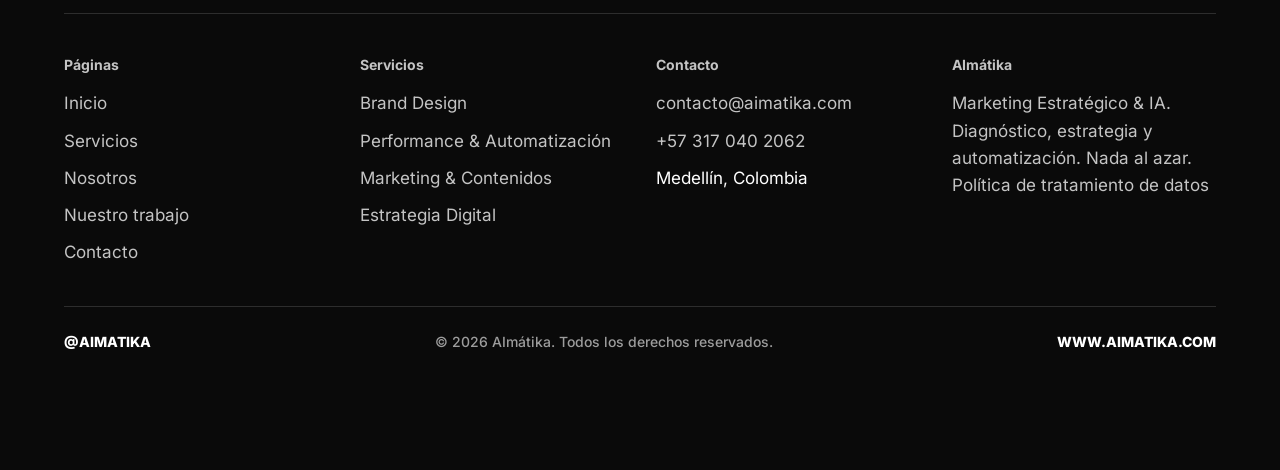
<file: trabajo.html>
<!doctype html>
<html lang="es-CO">
<head>
  <meta charset="utf-8">
  <meta name="viewport" content="width=device-width, initial-scale=1, viewport-fit=cover">
  <!-- Seguridad: solo se cargan archivos de este mismo sitio (y el chat de Susana). En WordPress esto va como cabecera del servidor (ver GUIA-ELEMENTOR.md). -->
  <meta http-equiv="Content-Security-Policy" content="default-src 'self'; script-src 'self'; style-src 'self'; img-src 'self' data:; font-src 'self'; connect-src 'self'; frame-src https://chatbot-susana-aim-tika.ai.studio; form-action 'self'; base-uri 'self'; object-src 'none'">
  <meta name="referrer" content="strict-origin-when-cross-origin">
  <title>Nuestro trabajo · AImátika</title>
  <meta name="description" content="Proyectos, resultados y testimonios de las marcas que crecen con AImátika.">
  <link rel="canonical" href="https://www.aimatika.com/trabajo.html">
  <meta name="theme-color" content="#0A0A0A">
  <meta property="og:type" content="website">
  <meta property="og:locale" content="es_CO">
  <meta property="og:site_name" content="AImátika">
  <meta property="og:title" content="Nuestro trabajo · AImátika">
  <meta property="og:description" content="Proyectos, resultados y testimonios de las marcas que crecen con AImátika.">
  <meta property="og:image" content="https://www.aimatika.com/img/compartir.jpg">
  <meta property="og:image:width" content="1200">
  <meta property="og:image:height" content="630">
  <meta name="twitter:card" content="summary_large_image">
  <link rel="icon" href="img/favicon.svg" type="image/svg+xml">
  <link rel="preload" href="fonts/inter-variable-latin.woff2" as="font" type="font/woff2" crossorigin>
  <link rel="stylesheet" href="css/estilos.css">
  <script src="js/main.js" defer></script>
</head>
<body>

<!-- ================================================================
     BLOQUE GLOBAL · Iconos y elementos gráficos de marca
     Asterisco y destello: elementos del manual de marca.
     Demás iconos: Phosphor Icons (licencia MIT).
     En Elementor: pegar una sola vez en la plantilla de Cabecera (widget HTML).
     ================================================================ -->
<svg class="sprite" aria-hidden="true" focusable="false">
  <symbol id="i-asterisco" viewBox="0 0 100 100"><rect x="42" y="2" width="16" height="96"/><rect x="42" y="2" width="16" height="96" transform="rotate(60 50 50)"/><rect x="42" y="2" width="16" height="96" transform="rotate(120 50 50)"/></symbol>
  <symbol id="i-destello" viewBox="0 0 100 100"><polygon points="50,0 54.02,37.64 79.39,9.55 60.52,42.36 97.55,34.55 63,50 97.55,65.45 60.52,57.64 79.39,90.45 54.02,62.36 50,100 45.98,62.36 20.61,90.45 39.48,57.64 2.45,65.45 37,50 2.45,34.55 39.48,42.36 20.61,9.55 45.98,37.64"/></symbol>
  <symbol id="i-flecha" viewBox="0 0 256 256"><path d="M221.66,133.66l-72,72a8,8,0,0,1-11.32-11.32L196.69,136H40a8,8,0,0,1,0-16H196.69L138.34,61.66a8,8,0,0,1,11.32-11.32l72,72A8,8,0,0,1,221.66,133.66Z"/></symbol>
  <symbol id="i-flecha-diag" viewBox="0 0 256 256"><path d="M200,64V168a8,8,0,0,1-16,0V83.31L69.66,197.66a8,8,0,0,1-11.32-11.32L172.69,72H88a8,8,0,0,1,0-16H192A8,8,0,0,1,200,64Z"/></symbol>
  <symbol id="i-whatsapp" viewBox="0 0 256 256"><path d="M187.58,144.84l-32-16a8,8,0,0,0-8,.5l-14.69,9.8a40.55,40.55,0,0,1-16-16l9.8-14.69a8,8,0,0,0,.5-8l-16-32A8,8,0,0,0,104,64a40,40,0,0,0-40,40,88.1,88.1,0,0,0,88,88,40,40,0,0,0,40-40A8,8,0,0,0,187.58,144.84ZM152,176a72.08,72.08,0,0,1-72-72A24,24,0,0,1,99.29,80.46l11.48,23L101,118a8,8,0,0,0-.73,7.51,56.47,56.47,0,0,0,30.15,30.15A8,8,0,0,0,138,155l14.61-9.74,23,11.48A24,24,0,0,1,152,176ZM128,24A104,104,0,0,0,36.18,176.88L24.83,210.93a16,16,0,0,0,20.24,20.24l34.05-11.35A104,104,0,1,0,128,24Zm0,192a87.87,87.87,0,0,1-44.06-11.81,8,8,0,0,0-6.54-.67L40,216,52.47,178.6a8,8,0,0,0-.66-6.54A88,88,0,1,1,128,216Z"/></symbol>
  <symbol id="i-copiar" viewBox="0 0 256 256"><path d="M216,32H88a8,8,0,0,0-8,8V80H40a8,8,0,0,0-8,8V216a8,8,0,0,0,8,8H168a8,8,0,0,0,8-8V176h40a8,8,0,0,0,8-8V40A8,8,0,0,0,216,32ZM160,208H48V96H160Zm48-48H176V88a8,8,0,0,0-8-8H96V48H208Z"/></symbol>
  <symbol id="i-cerrar" viewBox="0 0 256 256"><path d="M205.66,194.34a8,8,0,0,1-11.32,11.32L128,139.31,61.66,205.66a8,8,0,0,1-11.32-11.32L116.69,128,50.34,61.66A8,8,0,0,1,61.66,50.34L128,116.69l66.34-66.35a8,8,0,0,1,11.32,11.32L139.31,128Z"/></symbol>
  <symbol id="i-correo" viewBox="0 0 256 256"><path d="M224,48H32a8,8,0,0,0-8,8V192a16,16,0,0,0,16,16H216a16,16,0,0,0,16-16V56A8,8,0,0,0,224,48ZM203.43,64,128,133.15,52.57,64ZM216,192H40V74.19l82.59,75.71a8,8,0,0,0,10.82,0L216,74.19V192Z"/></symbol>
  <symbol id="i-telefono" viewBox="0 0 256 256"><path d="M222.37,158.46l-47.11-21.11-.13-.06a16,16,0,0,0-15.17,1.4,8.12,8.12,0,0,0-.75.56L134.87,160c-15.42-7.49-31.34-23.29-38.83-38.51l20.78-24.71c.2-.25.39-.5.57-.77a16,16,0,0,0,1.32-15.06l0-.12L97.54,33.64a16,16,0,0,0-16.62-9.52A56.26,56.26,0,0,0,32,80c0,79.4,64.6,144,144,144a56.26,56.26,0,0,0,55.88-48.92A16,16,0,0,0,222.37,158.46ZM176,208A128.14,128.14,0,0,1,48,80,40.2,40.2,0,0,1,82.87,40a.61.61,0,0,0,0,.12l21,47L83.2,111.86a6.13,6.13,0,0,0-.57.77,16,16,0,0,0-1,15.7c9.06,18.53,27.73,37.06,46.46,46.11a16,16,0,0,0,15.75-1.14,8.44,8.44,0,0,0,.74-.56L168.89,152l47,21.05h0s.08,0,.11,0A40.21,40.21,0,0,1,176,208Z"/></symbol>
  <symbol id="i-ubicacion" viewBox="0 0 256 256"><path d="M128,64a40,40,0,1,0,40,40A40,40,0,0,0,128,64Zm0,64a24,24,0,1,1,24-24A24,24,0,0,1,128,128Zm0-112a88.1,88.1,0,0,0-88,88c0,31.4,14.51,64.68,42,96.25a254.19,254.19,0,0,0,41.45,38.3,8,8,0,0,0,9.18,0A254.19,254.19,0,0,0,174,200.25c27.45-31.57,42-64.85,42-96.25A88.1,88.1,0,0,0,128,16Zm0,206c-16.53-13-72-60.75-72-118a72,72,0,0,1,144,0C200,161.23,144.53,209,128,222Z"/></symbol>
  <symbol id="i-ciclo" viewBox="0 0 256 256"><path d="M224,48V96a8,8,0,0,1-8,8H168a8,8,0,0,1,0-16h28.69L182.06,73.37a79.56,79.56,0,0,0-56.13-23.43h-.45A79.52,79.52,0,0,0,69.59,72.71,8,8,0,0,1,58.41,61.27a96,96,0,0,1,135,.79L208,76.69V48a8,8,0,0,1,16,0ZM186.41,183.29a80,80,0,0,1-112.47-.66L59.31,168H88a8,8,0,0,0,0-16H40a8,8,0,0,0-8,8v48a8,8,0,0,0,16,0V179.31l14.63,14.63A95.43,95.43,0,0,0,130,222.06h.53a95.36,95.36,0,0,0,67.07-27.33,8,8,0,0,0-11.18-11.44Z"/></symbol>
  <symbol id="i-comillas" viewBox="0 0 256 256"><path d="M100,56H40A16,16,0,0,0,24,72v64a16,16,0,0,0,16,16h60v8a32,32,0,0,1-32,32,8,8,0,0,0,0,16,48.05,48.05,0,0,0,48-48V72A16,16,0,0,0,100,56Zm0,80H40V72h60ZM216,56H156a16,16,0,0,0-16,16v64a16,16,0,0,0,16,16h60v8a32,32,0,0,1-32,32,8,8,0,0,0,0,16,48.05,48.05,0,0,0,48-48V72A16,16,0,0,0,216,56Zm0,80H156V72h60Z"/></symbol>
  <symbol id="i-externo" viewBox="0 0 256 256"><path d="M224,104a8,8,0,0,1-16,0V59.32l-66.33,66.34a8,8,0,0,1-11.32-11.32L196.68,48H152a8,8,0,0,1,0-16h64a8,8,0,0,1,8,8Zm-40,24a8,8,0,0,0-8,8v72H48V80h72a8,8,0,0,0,0-16H48A16,16,0,0,0,32,80V208a16,16,0,0,0,16,16H176a16,16,0,0,0,16-16V136A8,8,0,0,0,184,128Z"/></symbol>
</svg>

<a class="saltar" href="#contenido">Saltar al contenido</a>
<div class="sr" id="anuncio" aria-live="polite"></div>

<!-- ================================================================
     BLOQUE GLOBAL · Menú
     En Elementor: Theme Builder > Cabecera (aplicar a todo el sitio).
     ================================================================ -->
<header class="nav" data-nav>
  <div class="contenedor nav__in">
    <a class="logo" href="index.html" aria-label="AImátika, ir al inicio"><span>AI</span><span>MÁTIKA</span></a>
    <nav class="nav__links" aria-label="Principal">
      <a href="servicios.html">Servicios</a>
      <a href="nosotros.html">Nosotros</a>
      <a href="trabajo.html" aria-current="page">Nuestro trabajo</a>
      <a href="contacto.html">Contacto</a>
    </nav>
    <a class="btn btn--accion nav__cta" href="contacto.html#formulario">Solicitar diagnóstico</a>
    <button class="nav__toggle" type="button" aria-expanded="false" aria-controls="menu-movil" aria-label="Abrir menú"><span></span><span></span></button>
  </div>
</header>

<div class="menu-movil" id="menu-movil">
  <nav aria-label="Menú del celular">
    <a href="index.html">Inicio</a>
    <a href="servicios.html">Servicios</a>
    <a href="nosotros.html">Nosotros</a>
    <a href="trabajo.html" aria-current="page">Nuestro trabajo</a>
    <a href="contacto.html">Contacto</a>
  </nav>
  <div class="menu-movil__acciones">
    <a class="btn btn--accion" href="contacto.html#formulario">Solicitar diagnóstico <svg class="i-flecha" aria-hidden="true" focusable="false"><use href="#i-flecha"/></svg></a>
    <a class="btn btn--linea" href="https://wa.me/573170402062?text=Hola%20AIm%C3%A1tika%2C%20quiero%20solicitar%20un%20diagn%C3%B3stico." target="_blank" rel="noopener noreferrer"><svg aria-hidden="true" focusable="false"><use href="#i-whatsapp"/></svg> Escríbenos por WhatsApp</a>
  </div>
</div>

<main id="contenido">

  <!-- ================================================================
       SECCIÓN · Cabecera de página (Línea Aurora)
       Elementor: Contenedor ancho completo, altura mínima 68vh,
       fondo = imagen img/aurora-trabajo-1776.webp, contenido abajo a la izquierda.
       ================================================================ -->
  <section class="cabecera-pagina" aria-labelledby="pagina-titulo">
    <div class="cabecera-pagina__fondo" aria-hidden="true">
      <img src="img/aurora-trabajo-1776.webp" srcset="img/aurora-trabajo-900.webp 900w, img/aurora-trabajo-1776.webp 1776w" sizes="100vw" alt="" width="1776" height="896" fetchpriority="high" decoding="async">
    </div>
    <svg class="marca-grafica" viewBox="0 0 100 100" aria-hidden="true" focusable="false"><use href="#i-asterisco"/></svg>
    <div class="contenedor">
      <h1 class="cabecera-pagina__titulo" id="pagina-titulo"><span data-linea><span>Nuestro trabajo</span></span></h1>
      <p class="lead">Algunos proyectos en los que hemos trabajado y lo que dicen las marcas que nos eligieron.</p>
    </div>
  </section>

  <!-- ================================================================
       SECCIÓN · Cifras
       EJEMPLO · Cifras inventadas para ver el diseño. REEMPLAZAR por datos reales.
       ================================================================ -->
  <section class="seccion seccion--ajustada" aria-label="Resultados en cifras">
    <div class="contenedor">
      <ul class="cifras cifras--4" data-grupo>
        <li class="cifra" data-aparecer><span class="cifra__num">10</span><span class="cifra__txt">marcas acompañadas</span></li>
        <li class="cifra" data-aparecer><span class="cifra__num">47</span><span class="cifra__txt">automatizaciones funcionando hoy</span></li>
        <li class="cifra" data-aparecer><span class="cifra__num">3,4<small>×</small></span><span class="cifra__txt">más clientes potenciales en promedio</span></li>
        <li class="cifra" data-aparecer><span class="cifra__num">92<small> %</small></span><span class="cifra__txt">de las marcas siguen trabajando con nosotros</span></li>
      </ul>
    </div>
  </section>

  <!-- ================================================================
       SECCIÓN · Proyectos
       EJEMPLO · 4 proyectos de muestra: Café Altamira, Grupo Ladera, Ospina Estudio
       y Bioclínica Envigado. REEMPLAZAR por proyectos reales (nombre, qué hicimos y foto).
       Elementor: Rejilla de 12 columnas con tamaños alternos (7/5 y 5/7).
       ================================================================ -->
  <section class="seccion seccion--ajustada" aria-labelledby="proyectos-titulo">
    <div class="contenedor">
      <h2 class="titulo encabezado" id="proyectos-titulo"><span data-linea><span>Proyectos</span></span></h2>
      <ul class="proyectos">
        <li>
          <article class="proyecto" data-aparecer>
            <!-- EJEMPLO · Proyecto de muestra. REEMPLAZAR nombre, texto y foto (horizontal 3:2, por ejemplo 1500 × 1000 px) -->
            <div class="proyecto__media"><img src="img/proyecto-cafe-altamira-800.webp" srcset="img/proyecto-cafe-altamira-800.webp 800w, img/proyecto-cafe-altamira-1400.webp 1400w" sizes="(max-width: 760px) 100vw, 58vw" alt="Proyecto Café Altamira: identidad visual y manual de marca" width="1400" height="933" loading="lazy" decoding="async"></div>
            <div class="proyecto__info"><h3>Café Altamira</h3><p>Identidad visual y manual de marca</p></div>
            <ul class="proyecto__etiquetas"><li>Brand Design</li></ul>
          </article>
        </li>
        <li>
          <article class="proyecto" data-aparecer>
            <!-- EJEMPLO · Proyecto de muestra. REEMPLAZAR nombre, texto y foto (horizontal 3:2, por ejemplo 1500 × 1000 px) -->
            <div class="proyecto__media"><img src="img/proyecto-grupo-ladera-800.webp" srcset="img/proyecto-grupo-ladera-800.webp 800w, img/proyecto-grupo-ladera-1400.webp 1400w" sizes="(max-width: 760px) 100vw, 58vw" alt="Proyecto Grupo Ladera: seguimiento de clientes potenciales automatizado" width="1400" height="933" loading="lazy" decoding="async"></div>
            <div class="proyecto__info"><h3>Grupo Ladera</h3><p>Seguimiento de clientes potenciales automatizado</p></div>
            <ul class="proyecto__etiquetas"><li>Performance</li><li>Automatización</li></ul>
          </article>
        </li>
        <li>
          <article class="proyecto" data-aparecer>
            <!-- EJEMPLO · Proyecto de muestra. REEMPLAZAR nombre, texto y foto (horizontal 3:2, por ejemplo 1500 × 1000 px) -->
            <div class="proyecto__media"><img src="img/proyecto-ospina-estudio-800.webp" srcset="img/proyecto-ospina-estudio-800.webp 800w, img/proyecto-ospina-estudio-1400.webp 1400w" sizes="(max-width: 760px) 100vw, 58vw" alt="Proyecto Ospina Estudio: estrategia de contenidos para instagram" width="1400" height="933" loading="lazy" decoding="async"></div>
            <div class="proyecto__info"><h3>Ospina Estudio</h3><p>Estrategia de contenidos para Instagram</p></div>
            <ul class="proyecto__etiquetas"><li>Marketing &amp; Contenidos</li></ul>
          </article>
        </li>
        <li>
          <article class="proyecto" data-aparecer>
            <!-- EJEMPLO · Proyecto de muestra. REEMPLAZAR nombre, texto y foto (horizontal 3:2, por ejemplo 1500 × 1000 px) -->
            <div class="proyecto__media"><img src="img/proyecto-bioclinica-envigado-800.webp" srcset="img/proyecto-bioclinica-envigado-800.webp 800w, img/proyecto-bioclinica-envigado-1400.webp 1400w" sizes="(max-width: 760px) 100vw, 58vw" alt="Proyecto Bioclínica Envigado: diagnóstico digital y plan de crecimiento" width="1400" height="933" loading="lazy" decoding="async"></div>
            <div class="proyecto__info"><h3>Bioclínica Envigado</h3><p>Diagnóstico digital y plan de crecimiento</p></div>
            <ul class="proyecto__etiquetas"><li>Estrategia Digital</li></ul>
          </article>
        </li>
      </ul>
    </div>
  </section>

  <!-- ================================================================
       SECCIÓN · Testimonios
       EJEMPLO · Testimonios inventados. REEMPLAZAR por testimonios reales
       (cita textual, nombre, cargo y empresa, con permiso del cliente).
       Elementor: 2 columnas tipo muro.
       ================================================================ -->
  <section class="seccion" aria-labelledby="testimonios-titulo">
    <div class="contenedor">
      <div class="encabezado">
        <div>
          <h2 class="titulo" id="testimonios-titulo"><span data-linea><span>Lo que dicen</span></span></h2>
          <p class="lead" data-aparecer>Las palabras de quienes ya trabajan con nosotros.</p>
        </div>
      </div>
      <div class="testimonios">
        <figure class="testimonio" data-aparecer>
          <blockquote><p>Teníamos redes, web y pauta, pero cada cosa iba por su lado. Ahora todo apunta al mismo objetivo.</p></blockquote>
          <figcaption class="firma"><img class="firma__foto" src="img/testimonio-laura-restrepo.webp" alt="" width="160" height="160" loading="lazy" decoding="async"><span><strong>Laura Restrepo</strong><span>Gerente de mercadeo · Café Altamira</span></span></figcaption>
        </figure>
        <figure class="testimonio" data-aparecer>
          <blockquote><p>Automatizaron el seguimiento de los clientes potenciales y dejamos de perder ventas por responder tarde.</p></blockquote>
          <figcaption class="firma"><img class="firma__foto" src="img/testimonio-andres-gomez.webp" alt="" width="160" height="160" loading="lazy" decoding="async"><span><strong>Andrés Gómez Vélez</strong><span>Director comercial · Grupo Ladera</span></span></figcaption>
        </figure>
        <figure class="testimonio" data-aparecer>
          <blockquote><p>Nos explicaron cada paso sin enredarnos. Sabemos qué hacemos y por qué lo hacemos.</p></blockquote>
          <figcaption class="firma"><img class="firma__foto" src="img/testimonio-catalina-ospina.webp" alt="" width="160" height="160" loading="lazy" decoding="async"><span><strong>Catalina Ospina</strong><span>Fundadora · Ospina Estudio de Interiores</span></span></figcaption>
        </figure>
        <figure class="testimonio" data-aparecer>
          <blockquote><p>La nueva identidad se ve igual en todos nuestros canales. Los pacientes ya nos reconocen.</p></blockquote>
          <figcaption class="firma"><img class="firma__foto" src="img/testimonio-juan-pablo-arango.webp" alt="" width="160" height="160" loading="lazy" decoding="async"><span><strong>Juan Pablo Arango</strong><span>Socio · Bioclínica Envigado</span></span></figcaption>
        </figure>
      </div>
    </div>
  </section>

  <!-- ================================================================
       SECCIÓN · Llamado final
       Elementor: Contenedor ancho completo, fondo img/aurora-contacto-1776.webp
       ================================================================ -->
  <section class="llamado" aria-labelledby="llamado-titulo">
    <div class="llamado__fondo" aria-hidden="true">
      <img src="img/aurora-contacto-1776.webp" srcset="img/aurora-contacto-900.webp 900w, img/aurora-contacto-1776.webp 1776w" sizes="100vw" alt="" width="1776" height="896" loading="lazy" decoding="async">
    </div>
    <div class="contenedor">
      <h2 class="llamado__titulo" id="llamado-titulo"><span data-linea><span>¿Tu marca es la siguiente?</span></span></h2>
      <p class="lead" data-aparecer>Te decimos por dónde empezar.</p>
      <div class="acciones" data-aparecer>
        <a class="btn btn--accion btn--grande" href="contacto.html#formulario">Solicitar diagnóstico <svg class="i-flecha" aria-hidden="true" focusable="false"><use href="#i-flecha"/></svg></a>
        <a class="btn btn--linea btn--grande" href="https://wa.me/573170402062?text=Hola%20AIm%C3%A1tika%2C%20quiero%20solicitar%20un%20diagn%C3%B3stico." target="_blank" rel="noopener noreferrer"><svg aria-hidden="true" focusable="false"><use href="#i-whatsapp"/></svg> Escríbenos por WhatsApp</a>
      </div>
    </div>
  </section>

</main>

<!-- ================================================================
     BLOQUE GLOBAL · Pie de página
     En Elementor: Theme Builder > Pie de página (aplicar a todo el sitio).
     ================================================================ -->
<footer class="pie">
  <div class="contenedor">
    <div class="pie__top">
      <a class="logo logo--grande" href="index.html" aria-label="AImátika, volver al inicio"><span>AI</span><span>MÁTIKA</span></a>
      <p class="pie__slogan">Hacemos crecer <span class="caja">tu marca</span></p>
    </div>
    <div class="pie__medio">
      <div>
        <p class="pie__titulo">Páginas</p>
        <ul>
          <li><a href="index.html">Inicio</a></li>
          <li><a href="servicios.html">Servicios</a></li>
          <li><a href="nosotros.html">Nosotros</a></li>
          <li><a href="trabajo.html">Nuestro trabajo</a></li>
          <li><a href="contacto.html">Contacto</a></li>
        </ul>
      </div>
      <div>
        <p class="pie__titulo">Servicios</p>
        <ul>
          <li><a href="servicios.html#brand-design">Brand Design</a></li>
          <li><a href="servicios.html#performance">Performance &amp; Automatización</a></li>
          <li><a href="servicios.html#contenidos">Marketing &amp; Contenidos</a></li>
          <li><a href="servicios.html#estrategia">Estrategia Digital</a></li>
        </ul>
      </div>
      <div>
        <p class="pie__titulo">Contacto</p>
        <ul>
          <li><a href="mailto:contacto@aimatika.com">contacto@aimatika.com</a></li>
          <li><a href="https://wa.me/573170402062?text=Hola%20AIm%C3%A1tika%2C%20quiero%20solicitar%20un%20diagn%C3%B3stico." target="_blank" rel="noopener noreferrer">+57 317 040 2062</a></li>
          <li>Medellín, Colombia</li>
        </ul>
      </div>
      <div>
        <p class="pie__titulo">AImátika</p>
        <p>Marketing Estratégico &amp; IA. Diagnóstico, estrategia y automatización. Nada al azar.</p>
        <ul class="pie__legal">
          <li><a href="privacidad.html">Política de tratamiento de datos</a></li>
        </ul>
      </div>
    </div>
    <div class="pie__base">
      <span>@AIMATIKA</span>
      <span class="pie__copy">© <span data-anio>2026</span> AImátika. Todos los derechos reservados.</span>
      <span>WWW.AIMATIKA.COM</span>
    </div>
  </div>
</footer>

<!-- ================================================================
     BLOQUE GLOBAL · Susana (chat flotante)
     En Elementor: widget HTML dentro de la plantilla de Pie de página.
     ================================================================ -->
<div class="susana" data-susana>
  <button class="susana__boton" type="button" aria-expanded="false" aria-controls="susana-panel" aria-label="Hablar con Susana, te ayuda a encontrar por dónde empezar">
    <span class="susana__avatar" aria-hidden="true"><svg viewBox="0 0 100 100"><use href="#i-destello"/></svg></span>
    <span class="susana__texto"><strong>Susana</strong><span>Te ayudo a encontrar por dónde empezar</span></span>
  </button>
  <div class="susana__panel" id="susana-panel" role="dialog" aria-label="Chat con Susana">
    <div class="susana__cabecera">
      <span class="susana__avatar" aria-hidden="true"><svg viewBox="0 0 100 100"><use href="#i-destello"/></svg></span>
      <div class="susana__info"><strong>Susana</strong><span>Asistente de AImátika</span></div>
      <a class="icono-btn" href="https://chatbot-susana-aim-tika.ai.studio/?mode=chat" target="_blank" rel="noopener noreferrer" aria-label="Abrir a Susana en una pestaña nueva"><svg aria-hidden="true" focusable="false"><use href="#i-externo"/></svg></a>
      <button class="icono-btn" type="button" data-cerrar aria-label="Cerrar chat"><svg aria-hidden="true" focusable="false"><use href="#i-cerrar"/></svg></button>
    </div>
    <div class="susana__marco">
      <p class="susana__cargando">Cargando a Susana…</p>
      <iframe title="Chat con Susana" data-src="https://chatbot-susana-aim-tika.ai.studio/?mode=chat" allow="clipboard-write; microphone" referrerpolicy="strict-origin-when-cross-origin" loading="lazy"></iframe>
    </div>
  </div>
</div>

</body>
</html>
</file>
<file: css/estilos.css>
/* =====================================================================
   AImátika · Estilos de la web (versión 2 · varias páginas)
   ---------------------------------------------------------------------
   ÍNDICE
   1. Tokens: colores y fuentes (= Globales de Elementor)
   2. Letra Inter (guardada en /fonts, sin depender de Google)
   3. Base y detalles del navegador (selección, barra de scroll, foco)
   4. Utilidades de maquetación (contenedor, secciones, rejilla)
   5. Tipografía de marca (logo, títulos, caja, resaltador)
   6. Botones y enlaces
   7. Animaciones de aparición (solo si el navegador ejecuta JS)
   8. BLOQUE GLOBAL · Menú (cabecera)
   9. BLOQUE GLOBAL · Pie de página
  10. BLOQUE GLOBAL · Susana (chat flotante)
  11. Cabecera de página interna (Aurora)
  12. INICIO · Banner principal (hero)
  13. INICIO · Resumen de servicios
  14. INICIO · Resumen de nosotros + cifras
  15. INICIO / SERVICIOS · Proceso
  16. INICIO · Resumen de trabajo + testimonio
  17. Llamado final (CTA)
  18. SERVICIOS · Detalle de servicios
  19. SERVICIOS · Cinta "Además"
  20. NOSOTROS · Historia, misión y visión, qué nos mueve
  21. NOSOTROS · Ecuación "por qué nosotros", valores, equipo
  22. TRABAJO · Cifras, proyectos y testimonios
  23. CONTACTO · Datos y formulario
  24. LEGAL y 404
  25. Movimiento reducido

   Convenciones
   - Todo color y letra sale de una variable. No hay colores sueltos.
   - Los nombres en español describen el bloque, así es fácil asignar
     la clase en Elementor (Avanzado > Clases CSS).
   - Lo marcado "EJEMPLO" en el HTML debe reemplazarse antes de publicar.
   ===================================================================== */


/* =====================================================================
   1. TOKENS · Colores y fuentes
   ---------------------------------------------------------------------
   Estos nombres coinciden con Elementor > Ajustes del sitio:
   - Colores del sistema: primary, secondary, text, accent.
   - Colores personalizados: se crean con el mismo nombre (ver GUIA-ELEMENTOR.md).
   - Fuentes del sistema: primary, secondary, text, accent.
   ===================================================================== */
:root {
  /* Colores globales del sistema (Elementor) */
  --e-global-color-primary: #026C9A;    /* Azul Conexión: Línea Aurora */
  --e-global-color-secondary: #0291B9;  /* Turquesa: degradados, detalles */
  --e-global-color-text: #FFFFFF;       /* Blanco Claridad: texto sobre Aurora */
  --e-global-color-accent: #D6249C;     /* Fucsia Impulso: SOLO botones de acción */

  /* Colores globales personalizados (crear en Elementor con estos nombres) */
  --e-global-color-negro: #0A0A0A;      /* Negro Criterio: fondo base */
  --e-global-color-blanco: #FFFFFF;     /* Blanco Claridad */
  --e-global-color-espacio: #F4F4F2;    /* Blanco Espacio */
  --e-global-color-lima: #D4F80A;       /* Resaltador: solo sobre negro, 1 a 3 palabras */
  --e-global-color-aurora0: #020102;    /* Línea Aurora, de oscuro a claro */
  --e-global-color-aurora1: #011238;
  --e-global-color-aurora2: #023B63;
  --e-global-color-aurora3: #026C9A;
  --e-global-color-aurora4: #0291B9;
  --e-global-color-aurora5: #027991;
  --e-global-color-morado: #7B2FF7;     /* Apoyo: usar muy poco */
  --e-global-color-lila: #C4A7FF;       /* Apoyo: usar muy poco */

  /* Fuentes globales (Elementor) · todas Inter, como pide el manual */
  --e-global-typography-primary-font-family: "Inter";    /* Títulos */
  --e-global-typography-primary-font-weight: 800;
  --e-global-typography-secondary-font-family: "Inter";  /* Subtítulos */
  --e-global-typography-secondary-font-weight: 700;
  --e-global-typography-text-font-family: "Inter";       /* Texto */
  --e-global-typography-text-font-weight: 400;
  --e-global-typography-accent-font-family: "Inter";     /* Botones */
  --e-global-typography-accent-font-weight: 700;

  /* Alias de trabajo (todo el CSS usa estos) */
  --fondo: var(--e-global-color-negro);
  --superficie: #0C1422;                 /* negro teñido de azul Aurora */
  --superficie-2: #111C2E;
  --linea: rgba(255, 255, 255, .14);
  --linea-fuerte: rgba(255, 255, 255, .32);
  --texto: var(--e-global-color-text);
  --texto-2: rgba(255, 255, 255, .76);
  --texto-3: rgba(255, 255, 255, .6);
  --accion: var(--e-global-color-accent);
  --accion-hover: #BC1E88;
  --azul: var(--e-global-color-primary);
  --turquesa: var(--e-global-color-secondary);
  --lima: var(--e-global-color-lima);
  --negro: var(--e-global-color-negro);
  --blanco: var(--e-global-color-blanco);
  --error: #FF8FA8;

  --fuente: var(--e-global-typography-text-font-family), "Inter", Arial, Helvetica, sans-serif;

  /* Escala tipográfica (fluida) */
  --t-display: clamp(2.6rem, 1.15rem + 5.4vw, 6rem);
  --t-h1: clamp(2.75rem, 1.2rem + 5.4vw, 6rem);   /* solo palabras cortas en mayúscula (cabeceras) */
  --t-h2: clamp(2.05rem, 1.25rem + 3.1vw, 4.25rem);
  --t-h3: clamp(1.375rem, 1.1rem + .9vw, 2rem);
  --t-lead: clamp(1.125rem, 1rem + .45vw, 1.375rem);
  --t-cuerpo: 1.0625rem;
  --t-peque: .875rem;

  /* Espacios */
  --gutter: clamp(16px, 5vw, 72px);
  --max: 1320px;
  --nav-h: 72px;
  --sec: clamp(88px, 11vw, 168px);         /* aire vertical de sección */

  /* Formas: 6px en controles, 14px en imágenes y paneles */
  --r-control: 6px;
  --r-panel: 14px;

  /* Movimiento */
  --ease-out: cubic-bezier(.23, 1, .32, 1);
  --ease-in-out: cubic-bezier(.77, 0, .175, 1);
  --ease-cajon: cubic-bezier(.32, .72, 0, 1);

  /* Capas */
  --z-nav: 50;
  --z-menu: 45;
  --z-susana: 60;
  --z-saltar: 100;

  --ruido: url("data:image/svg+xml,%3Csvg xmlns='http://www.w3.org/2000/svg' width='200' height='200'%3E%3Cfilter id='n'%3E%3CfeTurbulence type='fractalNoise' baseFrequency='.9' numOctaves='2' stitchTiles='stitch'/%3E%3C/filter%3E%3Crect width='100%25' height='100%25' filter='url(%23n)'/%3E%3C/svg%3E");

  color-scheme: dark;
}


/* =====================================================================
   2. LETRA INTER (variable: un solo archivo con todos los grosores)
   ===================================================================== */
@font-face {
  font-family: "Inter";
  font-style: normal;
  font-weight: 100 900;
  font-display: swap;
  src: url("../fonts/inter-variable-latin.woff2") format("woff2");
  unicode-range: U+0000-00FF, U+0131, U+0152-0153, U+02BB-02BC, U+02C6, U+02DA, U+02DC, U+0304, U+0308, U+0329, U+2000-206F, U+20AC, U+2122, U+2191, U+2193, U+2212, U+2215, U+FEFF, U+FFFD;
}


/* =====================================================================
   3. BASE
   ===================================================================== */
*, *::before, *::after { box-sizing: border-box; }
html {
  -webkit-text-size-adjust: 100%;
  text-size-adjust: 100%;
  scroll-behavior: smooth;
  scrollbar-color: rgba(255, 255, 255, .22) var(--fondo);
}
body {
  margin: 0;
  min-height: 100vh;
  font-family: var(--fuente);
  font-size: var(--t-cuerpo);
  font-weight: 400;
  line-height: 1.6;
  color: var(--texto);
  background: var(--fondo);
  -webkit-font-smoothing: antialiased;
  -moz-osx-font-smoothing: grayscale;
  text-rendering: optimizeLegibility;
  font-feature-settings: "cv11", "ss01";   /* a y 1 más legibles en Inter */
  caret-color: var(--turquesa);
}
body.sin-scroll { overflow: hidden; }
img, svg, picture { display: block; max-width: 100%; }
img { height: auto; }
a { color: inherit; text-underline-offset: .22em; text-decoration-thickness: 1px; }
button, input, select, textarea { font: inherit; color: inherit; }
h1, h2, h3, h4, p, figure, blockquote { margin: 0; }
ul, ol { margin: 0; padding: 0; }
h1, h2, h3 { text-wrap: balance; }
p { text-wrap: pretty; }
mark { background: none; color: inherit; }

::selection { background: var(--lima); color: var(--negro); }
:focus-visible { outline: 2px solid var(--turquesa); outline-offset: 3px; border-radius: 2px; }

/* Barra de desplazamiento (Chrome, Edge, Safari) */
::-webkit-scrollbar { width: 10px; height: 10px; }
::-webkit-scrollbar-track { background: var(--fondo); }
::-webkit-scrollbar-thumb { background: rgba(255, 255, 255, .2); border: 2px solid var(--fondo); border-radius: 10px; }
::-webkit-scrollbar-thumb:hover { background: rgba(255, 255, 255, .34); }

.sprite { position: absolute; width: 0; height: 0; overflow: hidden; }
.sr {
  position: absolute; width: 1px; height: 1px; padding: 0; margin: -1px;
  overflow: hidden; clip: rect(0 0 0 0); white-space: nowrap; border: 0;
}
.saltar {
  position: fixed; left: 16px; top: -100px; z-index: var(--z-saltar);
  padding: 12px 18px; border-radius: var(--r-control);
  background: var(--blanco); color: var(--negro);
  font-weight: 700; text-decoration: none;
}
.saltar:focus { top: 16px; }


/* =====================================================================
   4. MAQUETACIÓN
   ===================================================================== */
.contenedor {
  width: 100%;
  max-width: calc(var(--max) + var(--gutter) * 2);
  margin-inline: auto;
  padding-inline: var(--gutter);
}
.seccion { position: relative; padding-block: var(--sec) calc(var(--sec) * 1.08); }
.seccion--superficie { background: var(--superficie); }
.seccion--ajustada { padding-top: calc(var(--sec) * .55); }
section[id] { scroll-margin-top: var(--nav-h); }

/* Ruido fino sobre superficies Aurora (no se anima: no consume batería) */
.con-ruido { position: relative; isolation: isolate; }
.con-ruido::after {
  content: "";
  position: absolute; inset: 0; z-index: 1;
  background-image: var(--ruido);
  opacity: .07;
  mix-blend-mode: overlay;
  pointer-events: none;
}


/* =====================================================================
   5. TIPOGRAFÍA DE MARCA
   ===================================================================== */

/* Logo · Inter ExtraBold, interletrado −77, interlineado 0.88, dos líneas a la izquierda */
.logo {
  display: inline-flex;
  flex-direction: column;
  align-items: flex-start;
  font-weight: 800;
  font-size: 1.375rem;
  line-height: .88;
  letter-spacing: -.077em;
  text-transform: uppercase;
  text-decoration: none;
  padding-right: .08em;
}
.logo--grande { font-size: clamp(4rem, 2rem + 9vw, 10rem); }

.titulo {
  font-family: var(--e-global-typography-primary-font-family), sans-serif;
  font-weight: var(--e-global-typography-primary-font-weight);
  font-size: var(--t-h2);
  line-height: 1.02;
  letter-spacing: -.04em;
}
.titulo .ligero { font-weight: 300; }
.subtitulo {
  font-weight: var(--e-global-typography-secondary-font-weight);
  font-size: var(--t-h3);
  line-height: 1.12;
  letter-spacing: -.03em;
}
.lead {
  max-width: 46ch;
  font-size: var(--t-lead);
  line-height: 1.45;
  color: var(--texto-2);
}
.texto { max-width: 65ch; color: var(--texto-2); }
.texto + .texto { margin-top: 1.1em; }
.texto strong { color: var(--texto); font-weight: 600; }

/* Caja blanca detrás de una palabra (como la portada del manual) */
.caja {
  color: var(--negro);
  background: linear-gradient(var(--blanco), var(--blanco)) no-repeat 0 0 / 100% 100%;
  -webkit-box-decoration-break: clone;
  box-decoration-break: clone;
  padding: 0 .1em .02em .06em;
  margin-left: -.06em;
}

/* Resaltador lima (solo sobre negro, 1 a 3 palabras) */
.resaltar {
  color: var(--negro);
  background: linear-gradient(var(--lima), var(--lima)) no-repeat 0 0 / 100% 100%;
  -webkit-box-decoration-break: clone;
  box-decoration-break: clone;
  padding: 0 .16em;
}

/* Tachado que se dibuja */
.tachado { position: relative; white-space: nowrap; text-decoration: none; }
.tachado::after {
  content: "";
  position: absolute;
  left: -.04em; right: -.04em; top: 55%;
  height: .08em;
  background: currentColor;
}


/* =====================================================================
   6. BOTONES Y ENLACES
   ===================================================================== */
.btn {
  --h: 52px;
  position: relative;
  display: inline-flex;
  align-items: center;
  justify-content: center;
  gap: .55em;
  min-height: var(--h);
  padding: 0 1.35em;
  border: 0;
  border-radius: var(--r-control);
  font-family: var(--e-global-typography-accent-font-family), sans-serif;
  font-weight: var(--e-global-typography-accent-font-weight);
  font-size: 1rem;
  line-height: 1.1;
  letter-spacing: -.01em;
  text-decoration: none;
  white-space: nowrap;
  cursor: pointer;
  -webkit-tap-highlight-color: transparent;
  touch-action: manipulation;
  transition: transform .16s var(--ease-out), background-color .2s ease, color .2s ease, box-shadow .25s ease;
}
.btn svg { width: 1.15em; height: 1.15em; flex: none; fill: currentColor; transition: transform .25s var(--ease-out); }
.btn:active { transform: scale(.97); }

.btn--accion { background: var(--accion); color: var(--blanco); }
.btn--linea { background: transparent; color: var(--texto); box-shadow: inset 0 0 0 1.5px var(--linea-fuerte); }
.btn--claro { background: var(--blanco); color: var(--negro); }
.btn--grande { --h: 64px; padding: 0 1.6em; font-size: 1.0625rem; }
.btn[disabled], .btn[aria-disabled="true"] { opacity: .5; pointer-events: none; }

@media (hover: hover) and (pointer: fine) {
  .btn--accion:hover { background: var(--accion-hover); box-shadow: 0 14px 30px -14px rgba(214, 36, 156, .75); }
  .btn--accion:hover .i-flecha { transform: translateX(3px); }
  .btn--linea:hover { box-shadow: inset 0 0 0 1.5px var(--blanco); background: rgba(255, 255, 255, .06); }
  .btn--claro:hover { background: var(--e-global-color-espacio); }
}

/* Enlace con flecha (para pasar a otra página) */
.enlace-flecha {
  display: inline-flex;
  align-items: center;
  gap: .5em;
  padding-block: 6px;
  font-weight: 700;
  text-decoration: none;
  border-bottom: 1.5px solid var(--linea-fuerte);
  transition: border-color .2s ease;
}
.enlace-flecha svg { width: 1.05em; height: 1.05em; fill: currentColor; transition: transform .25s var(--ease-out); }
@media (hover: hover) and (pointer: fine) {
  .enlace-flecha:hover { border-color: var(--turquesa); }
  .enlace-flecha:hover svg { transform: translateX(4px); }
}

.acciones { display: flex; flex-wrap: wrap; gap: 12px; }


/* =====================================================================
   7. APARICIÓN AL BAJAR
   Solo se esconde el contenido si el navegador ejecuta JavaScript.
   Si no, todo se ve normal desde el inicio.
   ===================================================================== */
@media (scripting: enabled) and (prefers-reduced-motion: no-preference) {
  [data-aparecer] {
    opacity: 0;
    transform: translateY(24px);
    transition: opacity .8s var(--ease-out), transform .9s var(--ease-out);
    transition-delay: calc(var(--i, 0) * 70ms);
  }
  [data-aparecer].is-visible { opacity: 1; transform: none; }

  /* Línea de título que sube desde abajo de una máscara */
  [data-linea] { display: block; overflow: hidden; padding-bottom: .06em; margin-bottom: -.06em; }
  [data-linea] > span { display: block; transform: translateY(105%); transition: transform 1s var(--ease-out); transition-delay: calc(var(--i, 0) * 90ms); }
  .is-visible [data-linea] > span, [data-linea].is-visible > span { transform: none; }

  /* Tachado y resaltador que se dibujan */
  [data-aparecer] .tachado::after { transform: scaleX(0); transform-origin: left; transition: transform .7s var(--ease-in-out) .55s; }
  [data-aparecer].is-visible .tachado::after { transform: none; }
  .resaltar[data-dibujar] { background-size: 0% 100%; color: inherit; transition: background-size .8s var(--ease-out) .35s, color .3s ease .6s; }
  .is-visible .resaltar[data-dibujar], .resaltar[data-dibujar].is-visible { background-size: 100% 100%; color: var(--negro); }
}


/* =====================================================================
   8. BLOQUE GLOBAL · MENÚ
   En Elementor: Plantilla de Cabecera (Theme Builder > Header).
   ===================================================================== */
.nav {
  position: fixed;
  inset: 0 0 auto;
  z-index: var(--z-nav);
  transition: background-color .3s ease, box-shadow .3s ease, -webkit-backdrop-filter .3s ease, backdrop-filter .3s ease;
}
.nav.is-scrolled {
  background: rgba(10, 10, 10, .78);
  -webkit-backdrop-filter: blur(16px) saturate(150%);
  backdrop-filter: blur(16px) saturate(150%);
  box-shadow: 0 1px 0 var(--linea);
}
.nav.menu-abierto { background: transparent; box-shadow: none; -webkit-backdrop-filter: none; backdrop-filter: none; }
.nav__in { display: flex; align-items: center; gap: 32px; height: var(--nav-h); }
.nav__links { display: flex; align-items: center; gap: 4px; margin-left: auto; }
.nav__links a {
  position: relative;
  padding: 10px 14px;
  border-radius: var(--r-control);
  font-size: .9375rem;
  font-weight: 500;
  text-decoration: none;
  color: var(--texto-2);
  transition: color .2s ease, background-color .2s ease;
}
.nav__links a[aria-current="page"] { color: var(--texto); }
.nav__links a[aria-current="page"]::after {
  content: "";
  position: absolute;
  left: 14px; right: 14px; bottom: 4px;
  height: 2px;
  background: var(--turquesa);
}
@media (hover: hover) and (pointer: fine) {
  .nav__links a:hover { color: var(--texto); background: rgba(255, 255, 255, .06); }
}
.nav__cta { --h: 44px; padding: 0 1.1em; font-size: .9375rem; }

.nav__toggle {
  display: none;
  position: relative;
  width: 44px; height: 44px;
  margin-left: auto;
  border: 0; border-radius: var(--r-control);
  background: transparent;
  cursor: pointer;
  -webkit-tap-highlight-color: transparent;
}
.nav__toggle span {
  position: absolute; left: 11px; right: 11px;
  height: 2px; background: currentColor;
  transition: transform .35s var(--ease-out);
}
.nav__toggle span:first-child { top: 18px; }
.nav__toggle span:last-child { top: 25px; }
.nav__toggle[aria-expanded="true"] span:first-child { transform: translateY(3.5px) rotate(45deg); }
.nav__toggle[aria-expanded="true"] span:last-child { transform: translateY(-3.5px) rotate(-45deg); }

.menu-movil {
  position: fixed;
  inset: 0;
  z-index: var(--z-menu);
  display: flex;
  flex-direction: column;
  justify-content: space-between;
  gap: 32px;
  padding: calc(var(--nav-h) + 28px) var(--gutter) max(28px, env(safe-area-inset-bottom));
  overflow-y: auto;
  overscroll-behavior: contain;
  background: var(--fondo);
  visibility: hidden;
  opacity: 0;
  transition: opacity .3s var(--ease-out), visibility 0s linear .3s;
}
.menu-movil::before {
  content: "";
  position: absolute; inset: 0; z-index: -1;
  background: radial-gradient(120% 70% at 0% 100%, rgba(2, 108, 154, .45), transparent 60%);
}
.menu-movil.is-open { visibility: visible; opacity: 1; transition: opacity .3s var(--ease-out); }
.menu-movil nav { display: flex; flex-direction: column; }
.menu-movil nav a {
  padding: 8px 0;
  font-size: clamp(2.25rem, 10vw, 3.5rem);
  font-weight: 800;
  line-height: 1.05;
  letter-spacing: -.04em;
  text-decoration: none;
  opacity: 0;
  transform: translateY(20px);
  transition: opacity .4s var(--ease-out), transform .5s var(--ease-out);
}
.menu-movil nav a[aria-current="page"] { color: var(--turquesa); }
.menu-movil.is-open nav a { opacity: 1; transform: none; transition-delay: calc(var(--i, 0) * 45ms + 60ms); }
.menu-movil__acciones { display: grid; gap: 12px; }

@media (max-width: 1040px) {
  .nav__links, .nav__cta { display: none; }
  .nav__toggle { display: block; }
}
@media (min-width: 1041px) { .menu-movil { display: none; } }


/* =====================================================================
   9. BLOQUE GLOBAL · PIE DE PÁGINA
   En Elementor: Plantilla de Pie (Theme Builder > Footer).
   ===================================================================== */
.pie {
  position: relative;
  overflow: hidden;
  padding: clamp(80px, 10vw, 140px) 0 calc(28px + 88px);  /* 88px: espacio para Susana */
  background: var(--fondo);
  border-top: 1px solid var(--linea);
}
.pie__top {
  display: flex;
  flex-wrap: wrap;
  align-items: flex-end;
  justify-content: space-between;
  gap: 40px;
  padding-bottom: clamp(48px, 6vw, 72px);
}
.pie__slogan { font-size: clamp(1.6rem, 1rem + 2.4vw, 3rem); font-weight: 800; line-height: 1.1; letter-spacing: -.04em; }
.pie__medio {
  display: grid;
  grid-template-columns: repeat(4, minmax(0, 1fr));
  gap: 32px;
  padding-block: 40px;
  border-top: 1px solid var(--linea);
}
.pie__titulo { margin-bottom: 14px; font-size: var(--t-peque); font-weight: 700; color: var(--texto-3); }
.pie__medio ul { display: grid; gap: 10px; list-style: none; }
.pie__medio a { text-decoration: none; color: var(--texto-2); transition: color .2s ease; }
@media (hover: hover) and (pointer: fine) { .pie__medio a:hover { color: var(--texto); text-decoration: underline; } }
.pie__medio p { max-width: 30ch; color: var(--texto-2); }
.pie__base {
  display: flex;
  flex-wrap: wrap;
  justify-content: space-between;
  gap: 12px 24px;
  padding-top: 24px;
  border-top: 1px solid var(--linea);
  font-size: var(--t-peque);
  font-weight: 800;
  text-transform: uppercase;
}
.pie__copy { font-weight: 500; text-transform: none; color: var(--texto-3); }
@media (max-width: 860px) {
  .pie__medio { grid-template-columns: repeat(2, minmax(0, 1fr)); }
}
@media (max-width: 520px) {
  .pie__medio { grid-template-columns: 1fr; }
  .pie__copy { order: 3; width: 100%; }
}


/* =====================================================================
   10. BLOQUE GLOBAL · SUSANA (chat flotante)
   ===================================================================== */
.susana {
  position: fixed;
  right: max(16px, env(safe-area-inset-right));
  bottom: max(16px, env(safe-area-inset-bottom));
  z-index: var(--z-susana);
}
.susana__boton {
  display: flex;
  align-items: center;
  gap: 12px;
  padding: 7px 20px 7px 7px;
  border: 0;
  border-radius: 999px;
  background: var(--negro);
  color: var(--texto);
  box-shadow: inset 0 0 0 1px var(--linea-fuerte), 0 18px 40px -16px rgba(1, 18, 56, .9);
  text-align: left;
  cursor: pointer;
  -webkit-tap-highlight-color: transparent;
  transition: transform .2s var(--ease-out), opacity .35s var(--ease-out);
}
.susana__boton:active { transform: scale(.97); }
body.con-menu .susana { visibility: hidden; }
@media (scripting: enabled) {
  .susana__boton { opacity: 0; transform: translateY(12px); }
  .susana.is-lista .susana__boton { opacity: 1; transform: none; }
  .susana.is-open .susana__boton { opacity: 0; transform: scale(.94); pointer-events: none; }
}
.susana__avatar {
  display: grid; place-items: center; flex: none;
  width: 42px; height: 42px;
  border-radius: 50%;
  background: var(--azul);
  background: radial-gradient(circle at 30% 25%, var(--turquesa), var(--azul) 55%, var(--e-global-color-aurora1));
}
.susana__avatar svg { width: 20px; height: 20px; fill: var(--blanco); }
.susana__texto { display: flex; flex-direction: column; font-size: .875rem; line-height: 1.25; }
.susana__texto strong { font-weight: 800; }
.susana__texto span { color: var(--texto-2); }

.susana__panel {
  position: absolute;
  right: 0; bottom: 0;
  display: flex;
  flex-direction: column;
  width: min(420px, calc(100vw - 32px));
  height: min(640px, calc(100dvh - 112px));
  border-radius: 16px;
  overflow: hidden;
  background: var(--negro);
  box-shadow: inset 0 0 0 1px var(--linea), 0 32px 80px -24px rgba(1, 18, 56, .95);
  transform-origin: bottom right;
  opacity: 0;
  transform: translateY(10px) scale(.96);
  visibility: hidden;
  transition: opacity .2s var(--ease-out), transform .25s var(--ease-out), visibility 0s linear .25s;
}
.susana.is-open .susana__panel { opacity: 1; transform: none; visibility: visible; transition: opacity .25s var(--ease-out), transform .3s var(--ease-out); }
.susana__cabecera { display: flex; align-items: center; gap: 12px; padding: 12px 10px 12px 14px; border-bottom: 1px solid var(--linea); }
.susana__cabecera .susana__avatar { width: 36px; height: 36px; }
.susana__info { flex: 1; min-width: 0; display: flex; flex-direction: column; line-height: 1.25; }
.susana__info span { font-size: .8125rem; color: var(--texto-3); }
.icono-btn {
  display: grid; place-items: center; flex: none;
  width: 44px; height: 44px;
  border: 0; border-radius: var(--r-control);
  background: transparent;
  cursor: pointer;
  text-decoration: none;
  transition: background-color .2s ease;
}
.icono-btn svg { width: 20px; height: 20px; fill: currentColor; }
@media (hover: hover) and (pointer: fine) { .icono-btn:hover { background: rgba(255, 255, 255, .08); } }
.susana__marco { position: relative; flex: 1; }
.susana__marco iframe { position: absolute; inset: 0; width: 100%; height: 100%; border: 0; opacity: 0; transition: opacity .4s ease; }
.susana.is-cargada iframe { opacity: 1; }
.susana__cargando { position: absolute; inset: 0; display: grid; place-items: center; color: var(--texto-3); font-size: .9375rem; }
.susana.is-cargada .susana__cargando { display: none; }

@media (max-width: 640px) {
  .susana__boton { padding: 6px; }
  .susana__texto { display: none; }
  .susana__avatar { width: 48px; height: 48px; }
  .susana__panel { position: fixed; inset: 0; width: auto; height: auto; border-radius: 0; }
}


/* =====================================================================
   11. CABECERA DE PÁGINA INTERNA (Línea Aurora)
   Imagen de Canva al fondo + elemento gráfico blanco (asterisco o destello).
   ===================================================================== */
.cabecera-pagina {
  position: relative;
  isolation: isolate;
  overflow: hidden;
  display: flex;
  align-items: flex-end;
  min-height: clamp(460px, 68vh, 720px);
  padding: calc(var(--nav-h) + 64px) 0 clamp(56px, 7vw, 96px);
  background: var(--e-global-color-aurora0);
}
.cabecera-pagina__fondo { position: absolute; inset: 0; z-index: -2; }
.cabecera-pagina__fondo img { width: 100%; height: 100%; object-fit: cover; object-position: center; }
.cabecera-pagina::before {
  /* oscurece abajo a la izquierda para que el texto se lea siempre */
  content: "";
  position: absolute; inset: 0; z-index: -1;
  background: linear-gradient(180deg, rgba(10, 10, 10, .2) 0%, rgba(10, 10, 10, 0) 35%, rgba(10, 10, 10, .75) 100%);
}
.cabecera-pagina__titulo {
  font-size: var(--t-h1);
  font-weight: 800;
  line-height: .9;
  letter-spacing: -.045em;
  text-transform: uppercase;
}
.cabecera-pagina .lead { margin-top: clamp(20px, 2.5vw, 32px); color: var(--texto); }
.marca-grafica {
  position: absolute;
  z-index: -1;
  fill: var(--blanco);
  pointer-events: none;
}
.cabecera-pagina .marca-grafica {
  right: calc(var(--gutter) * -0.4);
  top: calc(var(--nav-h) + 2vh);
  width: clamp(140px, 20vw, 300px);
  height: auto;
  opacity: .92;
}
@media (scripting: enabled) and (prefers-reduced-motion: no-preference) {
  .cabecera-pagina__fondo img { animation: encender 1.6s var(--ease-out) both; }
  .cabecera-pagina .marca-grafica { animation: marca-entra 1.4s var(--ease-out) .2s both; }
  .cabecera-pagina [data-linea] > span { animation: subir 1s var(--ease-out) both; animation-delay: calc(var(--i, 0) * 90ms + .25s); transform: none; transition: none; }
  .cabecera-pagina .lead { animation: aparecer .9s var(--ease-out) .6s both; }
}
@media (max-width: 640px) {
  .cabecera-pagina { min-height: 420px; }
  .cabecera-pagina .marca-grafica { width: 150px; right: -36px; top: calc(var(--nav-h) + 16px); opacity: .85; }
}

@keyframes encender { from { opacity: 0; transform: scale(1.1); filter: blur(14px); } to { opacity: 1; transform: none; filter: blur(0); } }
@keyframes marca-entra { from { opacity: 0; transform: rotate(-70deg) scale(.7); } to { opacity: .92; transform: none; } }
@keyframes subir { from { transform: translateY(105%); } to { transform: none; } }
@keyframes aparecer { from { opacity: 0; transform: translateY(16px); } to { opacity: 1; transform: none; } }
@keyframes girar { to { transform: rotate(360deg); } }


/* =====================================================================
   12. INICIO · BANNER PRINCIPAL (hero)
   Capas: imagen Aurora (Canva) > haces de luz animados > luz que sigue
   el cursor > destello blanco > texto. Entrada en 5 tiempos al cargar.
   ===================================================================== */
.hero {
  position: relative;
  isolation: isolate;
  overflow: hidden;
  display: flex;
  align-items: flex-end;
  min-height: 100svh;
  max-height: 1100px;
  padding: calc(var(--nav-h) + 48px) 0 clamp(48px, 7vw, 96px);
  background: var(--e-global-color-aurora0);
}
.hero__fondo, .hero__luces, .hero__cursor { position: absolute; inset: 0; pointer-events: none; }
.hero__fondo { z-index: -4; }
.hero__fondo picture, .hero__fondo img { width: 100%; height: 100%; }
.hero__fondo img { object-fit: cover; object-position: 30% center; transform-origin: 20% 30%; }
.hero__luces { z-index: -3; mix-blend-mode: screen; }
.hero__haz {
  position: absolute;
  border-radius: 50%;
  filter: blur(60px);
  will-change: transform;
}
.hero__haz--1 {
  width: 70vmax; height: 26vmax;
  left: -18vmax; top: 8vmax;
  background: radial-gradient(closest-side, rgba(2, 145, 185, .55), rgba(2, 108, 154, .2) 60%, transparent);
  transform: rotate(-24deg);
}
.hero__haz--2 {
  width: 54vmax; height: 20vmax;
  right: -20vmax; bottom: -6vmax;
  background: radial-gradient(closest-side, rgba(2, 121, 145, .5), rgba(1, 18, 56, .2) 60%, transparent);
  transform: rotate(18deg);
}
.hero__haz--3 {
  width: 30vmax; height: 30vmax;
  left: 34%; top: -14vmax;
  background: radial-gradient(closest-side, rgba(123, 47, 247, .16), transparent);
}
/* Barrido de luz que cruza una sola vez al cargar */
.hero__barrido {
  position: absolute;
  top: -20%; bottom: -20%;
  left: 0;
  width: 38vw;
  background: linear-gradient(100deg, transparent, rgba(2, 145, 185, .0) 20%, rgba(120, 220, 255, .22) 50%, rgba(2, 145, 185, 0) 80%, transparent);
  transform: translateX(-60vw) skewX(-14deg);
  opacity: 0;
}
.hero__cursor { z-index: -2; mix-blend-mode: screen; opacity: 0; transition: opacity .6s ease; }
.hero__cursor span {
  position: absolute;
  left: 0; top: 0;
  width: 46vmax; height: 46vmax;
  margin: -23vmax 0 0 -23vmax;
  border-radius: 50%;
  background: radial-gradient(closest-side, rgba(2, 145, 185, .32), rgba(2, 108, 154, .1) 55%, transparent);
  will-change: transform;
}
.hero.con-cursor .hero__cursor { opacity: 1; }
.hero::before {
  /* legibilidad: oscurece la parte baja donde va el texto */
  content: "";
  position: absolute; inset: 0; z-index: -1;
  background: linear-gradient(180deg, rgba(10, 10, 10, 0) 30%, rgba(10, 10, 10, .65) 100%);
}
.hero::after {
  content: "";
  position: absolute; inset: 0; z-index: -1;
  background-image: var(--ruido);
  opacity: .08;
  mix-blend-mode: overlay;
  pointer-events: none;
}
/* La estrella vive dentro de .hero__in (grupo aislado) y se mezcla en modo "diferencia":
   blanco sobre letra blanca = negro; blanco sobre vacío = blanco. Así solo se oscurece
   la parte exacta de cada letra que toca, y el efecto sigue a la estrella mientras gira. */
.hero__destello {
  position: absolute;
  z-index: 1;
  mix-blend-mode: difference;
  pointer-events: none;
  right: clamp(-80px, -3vw, 0px);
  top: calc(var(--nav-h) + 1vh);
  width: clamp(150px, 24vw, 360px);
  will-change: transform;
}
.hero__destello svg { width: 100%; height: auto; fill: var(--blanco); }

.hero__in { width: 100%; isolation: isolate; }   /* grupo aislado: la estrella solo se mezcla con el texto */
.hero__titulo {
  font-size: var(--t-display);
  line-height: 1;
  letter-spacing: -.045em;
}
.hero__l1 { font-weight: 300; }
.hero__l2 { font-weight: 800; }
.hero__pie {
  display: flex;
  flex-wrap: wrap;
  align-items: flex-end;
  justify-content: space-between;
  gap: 28px 48px;
  margin-top: clamp(28px, 3.5vw, 48px);
}
.hero__valor { max-width: 32ch; font-size: var(--t-lead); font-weight: 500; line-height: 1.4; letter-spacing: -.015em; }
.hero__valor .resaltar { white-space: nowrap; }

/* Coreografía de entrada (solo con movimiento permitido) */
@media (prefers-reduced-motion: no-preference) {
  .hero__fondo img { animation: encender 1.8s var(--ease-out) both, respirar 24s var(--ease-in-out) 1.8s infinite alternate; }
  .hero__haz--1 { animation: deriva-1 18s var(--ease-in-out) infinite alternate; }
  .hero__haz--2 { animation: deriva-2 22s var(--ease-in-out) infinite alternate; }
  .hero__haz--3 { animation: deriva-3 26s var(--ease-in-out) infinite alternate; }
  .hero__barrido { animation: barrido 1.7s var(--ease-in-out) .35s both; }
  .hero__destello svg { animation: marca-entra 1.6s var(--ease-out) .5s both, girar 60s linear 2.1s infinite; }
  .hero__titulo [data-linea] > span { animation: subir 1.1s var(--ease-out) both; animation-delay: calc(var(--i, 0) * 110ms + .45s); }
  .hero__valor, .hero__pie .acciones { animation: aparecer .9s var(--ease-out) both; }
  .hero__valor { animation-delay: .95s; }
  .hero__pie .acciones { animation-delay: 1.08s; }
  .hero__valor .resaltar { background-size: 0% 100%; color: inherit; animation: resaltar .8s var(--ease-out) 1.55s both; }
  .hero.is-pausado *, .hero.is-pausado::after { animation-play-state: paused !important; }
}
@keyframes respirar { to { transform: scale(1.07) translate3d(-1.5%, 1%, 0); } }
@keyframes deriva-1 { to { transform: rotate(-16deg) translate3d(10vmax, 6vmax, 0) scale(1.1); } }
@keyframes deriva-2 { to { transform: rotate(26deg) translate3d(-12vmax, -8vmax, 0) scale(1.15); } }
@keyframes deriva-3 { to { transform: translate3d(-8vmax, 6vmax, 0) scale(1.2); } }
@keyframes barrido {
  0% { opacity: 0; transform: translateX(-60vw) skewX(-14deg); }
  20% { opacity: 1; }
  100% { opacity: 0; transform: translateX(140vw) skewX(-14deg); }
}
@keyframes resaltar { from { background-size: 0% 100%; color: var(--texto); } to { background-size: 100% 100%; color: var(--negro); } }

@media (max-width: 640px) {
  .hero { align-items: flex-end; padding-bottom: 96px; }   /* aire para el botón de Susana */
  .hero__fondo img { object-position: center top; }
  .hero__destello { width: 160px; right: -28px; top: calc(var(--nav-h) + 12px); }
  .hero__pie .acciones { width: 100%; }
  .hero__pie .acciones .btn { flex: 1 1 100%; }
}


/* =====================================================================
   13. INICIO · RESUMEN DE SERVICIOS (lista con imagen al pasar el cursor)
   ===================================================================== */
.encabezado {
  display: flex;
  flex-wrap: wrap;
  align-items: flex-end;
  justify-content: space-between;
  gap: 24px 48px;
  margin-bottom: clamp(40px, 6vw, 80px);
}
.encabezado .titulo { max-width: 16ch; }
.encabezado .lead { margin-top: 20px; }

.lista-servicios { list-style: none; border-top: 1px solid var(--linea); }
.fila-servicio { border-bottom: 1px solid var(--linea); }
.fila-servicio a {
  position: relative;
  display: grid;
  grid-template-columns: minmax(0, 1.1fr) minmax(0, 1fr) 56px;
  align-items: center;
  gap: 24px 48px;
  padding: clamp(24px, 3vw, 40px) 0;
  text-decoration: none;
}
.fila-servicio h3 {
  font-size: clamp(1.75rem, 1.1rem + 2.4vw, 3.5rem);
  font-weight: 800;
  line-height: 1;
  letter-spacing: -.04em;
  transition: transform .5s var(--ease-out);
}
.fila-servicio p { max-width: 42ch; color: var(--texto-2); }
.fila-servicio__flecha {
  display: grid; place-items: center;
  width: 56px; height: 56px;
  border-radius: 50%;
  box-shadow: inset 0 0 0 1.5px var(--linea-fuerte);
  transition: background-color .3s ease, box-shadow .3s ease, transform .4s var(--ease-out);
}
.fila-servicio__flecha svg { width: 22px; height: 22px; fill: currentColor; }
@media (hover: hover) and (pointer: fine) {
  .fila-servicio a:hover h3 { transform: translateX(12px); }
  .fila-servicio a:hover .fila-servicio__flecha { background: var(--blanco); color: var(--negro); box-shadow: none; transform: rotate(-45deg); }
}
@media (max-width: 900px) {
  .fila-servicio a { grid-template-columns: minmax(0, 1fr) 44px; gap: 8px 18px; }
  .fila-servicio h3 { grid-column: 1; }
  .fila-servicio p { grid-column: 1; grid-row: 2; font-size: .9375rem; }
  .fila-servicio__flecha { grid-column: 2; grid-row: 1 / span 2; width: 44px; height: 44px; }
}


/* =====================================================================
   14. INICIO · RESUMEN DE NOSOTROS + CIFRAS
   ===================================================================== */
.manifiesto { max-width: 18ch; font-size: var(--t-display); font-weight: 800; line-height: 1.02; letter-spacing: -.045em; }
.manifiesto__no { display: block; margin-bottom: .14em; font-weight: 300; color: var(--texto-2); }
.manifiesto--medio { max-width: 20ch; font-size: var(--t-h2); }

.resumen-nosotros__cuerpo {
  display: grid;
  grid-template-columns: minmax(0, 5fr) minmax(0, 7fr);
  gap: 40px clamp(32px, 6vw, 96px);
  margin-top: clamp(48px, 6vw, 88px);
  align-items: start;
}
.resumen-nosotros__cuerpo .acciones { margin-top: 32px; }
@media (max-width: 900px) { .resumen-nosotros__cuerpo { grid-template-columns: 1fr; } }

/* Ecuación compacta (versión corta para el inicio) */
.ecuacion-mini { display: flex; flex-wrap: wrap; align-items: center; gap: 10px 12px; list-style: none; }
.ecuacion-mini li { padding: 10px 16px; border-radius: 999px; box-shadow: inset 0 0 0 1px var(--linea-fuerte); font-weight: 600; }
.ecuacion-mini .op { padding: 0; box-shadow: none; color: var(--texto-3); font-weight: 300; font-size: 1.5rem; }
.ecuacion-mini .total { background: var(--blanco); color: var(--negro); box-shadow: none; font-weight: 800; }

/* Cifras (EJEMPLO: reemplazar por datos reales) */
.cifras {
  display: grid;
  grid-template-columns: repeat(3, minmax(0, 1fr));
  gap: 0;
  margin-top: clamp(56px, 7vw, 96px);
  list-style: none;
}
.cifras--4 { grid-template-columns: repeat(4, minmax(0, 1fr)); }
.cifra { padding: 8px clamp(16px, 2.4vw, 32px) 8px 0; }
.cifra + .cifra { padding-left: clamp(16px, 2.4vw, 32px); border-left: 1px solid var(--linea); }
.cifra__num {
  display: block;
  font-size: clamp(2.75rem, 1.6rem + 3.6vw, 5rem);
  font-weight: 800;
  line-height: 1;
  letter-spacing: -.045em;
  font-variant-numeric: tabular-nums;
  color: var(--blanco);
}
.cifra__num small { font-size: .5em; letter-spacing: -.02em; color: var(--turquesa); }
.cifra__txt { display: block; max-width: 24ch; margin-top: 12px; color: var(--texto-2); }
@media (max-width: 760px) {
  .cifras, .cifras--4 { grid-template-columns: 1fr; }
  .cifra, .cifra + .cifra {
    display: grid;
    grid-template-columns: minmax(0, 5fr) minmax(0, 6fr);
    align-items: center;
    gap: 16px;
    padding: 20px 0;
    border-left: 0;
    border-top: 1px solid var(--linea);
  }
  .cifra__txt { margin-top: 0; }
}


/* =====================================================================
   15. PROCESO (seis pasos con línea que se llena al bajar)
   ===================================================================== */
.proceso-sec {
  overflow: hidden;
  background:
    radial-gradient(70% 90% at 100% 0%, rgba(2, 108, 154, .38), transparent 60%),
    radial-gradient(60% 80% at 0% 100%, rgba(1, 18, 56, .9), transparent 70%),
    var(--e-global-color-aurora0);
}
.proceso {
  --p: 0;
  position: relative;
  display: grid;
  grid-template-columns: repeat(6, minmax(0, 1fr));
  gap: 28px;
  list-style: none;
  counter-reset: paso;
}
.proceso::before, .proceso::after {
  content: "";
  position: absolute;
  left: 0; right: 0; top: 9px;
  height: 2px;
  background: rgba(255, 255, 255, .14);
}
.proceso::after {
  background: linear-gradient(90deg, var(--azul), var(--turquesa));
  transform: scaleX(var(--p));
  transform-origin: left;
  transition: transform .8s var(--ease-out);
}
.paso { position: relative; padding-top: 48px; }
.paso__punto {
  position: absolute; top: 0; left: 0; z-index: 1;
  width: 20px; height: 20px;
  border-radius: 50%;
  background: var(--e-global-color-aurora0);
  box-shadow: inset 0 0 0 2px rgba(255, 255, 255, .4);
  transition: background-color .4s ease, box-shadow .5s var(--ease-out);
}
.paso__num {
  display: block;
  margin-bottom: 14px;
  font-size: clamp(2.5rem, 1.6rem + 2.4vw, 4rem);
  font-weight: 800;
  line-height: .9;
  letter-spacing: -.045em;
  color: var(--turquesa);
  font-variant-numeric: tabular-nums;
}
.paso h3 { margin-bottom: 8px; font-size: 1.375rem; font-weight: 800; letter-spacing: -.03em; line-height: 1.1; }
.paso p { font-size: .9375rem; color: var(--texto-2); }
@media (scripting: enabled) and (prefers-reduced-motion: no-preference) {
  .paso { opacity: .38; transition: opacity .6s var(--ease-out); }
  .paso.is-on { opacity: 1; }
}
.paso.is-on .paso__punto { background: var(--turquesa); box-shadow: inset 0 0 0 2px var(--turquesa), 0 0 0 7px rgba(2, 145, 185, .22); }
.proceso__ciclo {
  display: inline-flex;
  align-items: center;
  gap: 12px;
  margin-top: clamp(48px, 6vw, 72px);
  padding: 12px 18px;
  border-radius: var(--r-control);
  box-shadow: inset 0 0 0 1px var(--linea-fuerte);
  font-weight: 700;
}
.proceso__ciclo svg { width: 22px; height: 22px; fill: var(--turquesa); }
@media (prefers-reduced-motion: no-preference) { .proceso__ciclo svg { animation: girar 10s linear infinite; } }

/* Versión compacta del proceso para el Inicio: un riel de verbos */
.riel { display: flex; flex-wrap: wrap; align-items: baseline; gap: 6px 0; list-style: none; }
.riel li {
  display: flex;
  align-items: baseline;
  font-size: clamp(1.75rem, 1rem + 2.8vw, 3.75rem);
  font-weight: 800;
  line-height: 1.15;
  letter-spacing: -.04em;
}
.riel li:not(:last-child)::after {
  content: "";
  display: inline-block;
  width: clamp(18px, 3vw, 44px);
  height: 2px;
  margin: 0 clamp(10px, 1.4vw, 20px);
  transform: translateY(-.32em);
  background: var(--turquesa);
}
.riel li:nth-child(n+5) { color: var(--turquesa); }

@media (max-width: 960px) {
  .proceso { grid-template-columns: 1fr; gap: 36px; padding-left: 48px; }
  .proceso::before, .proceso::after { left: 9px; right: auto; top: 0; bottom: 0; width: 2px; height: auto; }
  .proceso::after { transform: scaleY(var(--p)); transform-origin: top; }
  .paso { padding-top: 0; }
  .paso__punto { left: -48px; top: 4px; }
  .paso__num { font-size: 2.5rem; margin-bottom: 8px; }
}


/* =====================================================================
   16. INICIO · RESUMEN DE TRABAJO + TESTIMONIO
   ===================================================================== */
.marcas-mensaje {
  max-width: 18ch;
  font-size: var(--t-h2);
  font-weight: 300;
  line-height: 1.05;
  letter-spacing: -.04em;
}
.marcas-mensaje strong { font-weight: 800; color: var(--turquesa); }

.proyecto { position: relative; }
.proyecto a { display: block; text-decoration: none; }
.proyecto__media {
  position: relative;
  overflow: hidden;
  aspect-ratio: var(--ratio, 4 / 3);
  border-radius: var(--r-panel);
  background: var(--superficie);
}
.proyecto__media img { width: 100%; height: 100%; object-fit: cover; transition: transform .9s var(--ease-out); }
.proyecto__info { display: flex; flex-wrap: wrap; justify-content: space-between; align-items: baseline; gap: 4px 16px; padding-top: 16px; }
.proyecto__info h3 { font-size: 1.25rem; font-weight: 800; letter-spacing: -.03em; }
.proyecto__info p { font-size: var(--t-peque); color: var(--texto-3); }
@media (hover: hover) and (pointer: fine) {
  .proyecto a:hover .proyecto__media img { transform: scale(1.04); }
}

.testimonio-grande, .cita-grande {
  display: grid;
  grid-template-columns: minmax(0, 2fr) minmax(0, 10fr);
  gap: 24px;
  margin-top: clamp(72px, 9vw, 128px);
}
.cita-grande svg, .testimonio-grande svg { width: clamp(40px, 5vw, 64px); height: auto; fill: var(--turquesa); }
.cita-grande blockquote, .testimonio-grande blockquote {
  max-width: 30ch;
  font-size: clamp(1.5rem, 1rem + 1.9vw, 2.6rem);
  font-weight: 500;
  line-height: 1.22;
  letter-spacing: -.03em;
}
.cita-grande figcaption, .testimonio-grande figcaption { margin-top: 24px; }
.cita-grande figcaption { font-weight: 700; color: var(--texto-3); }
@media (max-width: 760px) { .testimonio-grande, .cita-grande { grid-template-columns: 1fr; } }

.firma { display: flex; align-items: center; gap: 14px; }
.firma__foto {
  flex: none;
  width: 56px; height: 56px;
  border-radius: 12px;
  object-fit: cover;
  background: var(--superficie-2);
  box-shadow: 0 0 0 1px var(--linea);
}
.firma strong { display: block; font-weight: 700; }
.firma span { display: block; font-size: var(--t-peque); color: var(--texto-3); }


/* =====================================================================
   17. LLAMADO FINAL (CTA)
   ===================================================================== */
.llamado {
  position: relative;
  isolation: isolate;
  overflow: hidden;
  padding-block: clamp(96px, 12vw, 176px);
  background: var(--e-global-color-aurora0);
}
.llamado__fondo { position: absolute; inset: 0; z-index: -2; }
.llamado__fondo img { width: 100%; height: 100%; object-fit: cover; object-position: center bottom; }
.llamado::before {
  content: "";
  position: absolute; inset: 0; z-index: -1;
  background: linear-gradient(180deg, var(--fondo) 0%, rgba(10, 10, 10, .35) 45%, rgba(10, 10, 10, .15) 100%);
}
.llamado__titulo { max-width: 14ch; font-size: var(--t-display); font-weight: 800; line-height: 1; letter-spacing: -.045em; }
.llamado .lead { margin-top: 24px; color: var(--texto); }
.llamado .acciones { margin-top: 40px; }


/* =====================================================================
   18. SERVICIOS · DETALLE (imagen fija que cambia según el servicio)
   ===================================================================== */
.detalle {
  display: grid;
  grid-template-columns: minmax(0, 5fr) minmax(0, 7fr);
  gap: clamp(40px, 6vw, 112px);
}
.detalle__visor {
  position: sticky;
  top: calc(var(--nav-h) + 32px);
  align-self: start;
  aspect-ratio: 4 / 5;
  border-radius: var(--r-panel);
  overflow: hidden;
  background: var(--superficie);
}
.detalle__visor img {
  position: absolute; inset: 0;
  width: 100%; height: 100%;
  object-fit: cover;
  opacity: 0;
  transform: scale(1.06);
  filter: blur(6px);
  transition: opacity .6s var(--ease-out), transform 1s var(--ease-out), filter .6s var(--ease-out);
}
.detalle__visor img.is-activa { opacity: 1; transform: none; filter: none; }
.servicio-detalle { padding-block: clamp(24px, 3vw, 40px) clamp(56px, 8vw, 120px); }
.servicio-detalle + .servicio-detalle { border-top: 1px solid var(--linea); padding-top: clamp(56px, 8vw, 120px); }
.servicio-detalle__img { display: none; }
.servicio-detalle h2 { font-size: clamp(2rem, 1.2rem + 2.6vw, 3.5rem); font-weight: 800; line-height: 1; letter-spacing: -.04em; }
.servicio-detalle .lead { margin-top: 20px; color: var(--texto); }
.incluye { margin-top: 32px; }
.incluye h3 { font-size: var(--t-peque); font-weight: 700; color: var(--texto-3); margin-bottom: 14px; }
.incluye ul { display: flex; flex-wrap: wrap; gap: 8px; list-style: none; }
.incluye li { padding: 8px 14px; border-radius: 999px; box-shadow: inset 0 0 0 1px var(--linea-fuerte); font-size: .9375rem; font-weight: 500; }
.servicio-detalle .acciones { margin-top: 36px; }
@media (max-width: 900px) {
  .detalle { grid-template-columns: 1fr; gap: 0; }
  .detalle__visor { display: none; }
  .servicio-detalle__img { display: block; margin-bottom: 28px; aspect-ratio: 16 / 11; border-radius: var(--r-panel); overflow: hidden; }
  .servicio-detalle__img img { width: 100%; height: 100%; object-fit: cover; }
}


/* =====================================================================
   19. SERVICIOS · CINTA "ADEMÁS" (única cinta en movimiento del sitio)
   ===================================================================== */
.cinta {
  display: flex;
  align-items: center;
  overflow: hidden;
  border-block: 1px solid var(--linea);
  background: var(--fondo);
}
.cinta__label {
  position: relative; z-index: 1;
  flex: none;
  align-self: stretch;
  display: flex; align-items: center;
  padding: 0 28px 0 var(--gutter);
  background: var(--fondo);
  box-shadow: 24px 0 24px var(--fondo);
  font-weight: 700;
  color: var(--texto-3);
}
.cinta__ventana { flex: 1; overflow: hidden; padding-block: 24px; }
.cinta__pista { display: flex; width: max-content; }
@media (prefers-reduced-motion: no-preference) {
  .cinta__pista { animation: cinta 36s linear infinite; }
  .cinta:hover .cinta__pista { animation-play-state: paused; }
}
.cinta__grupo { display: flex; list-style: none; }
.cinta__grupo li {
  display: flex; align-items: center;
  gap: clamp(24px, 3vw, 48px);
  padding-right: clamp(24px, 3vw, 48px);
  font-size: clamp(1.5rem, 1rem + 2vw, 2.75rem);
  font-weight: 800;
  letter-spacing: -.04em;
  white-space: nowrap;
}
.cinta__grupo svg { width: .6em; height: .6em; flex: none; fill: var(--turquesa); }
@keyframes cinta { to { transform: translateX(-50%); } }


/* =====================================================================
   20. NOSOTROS · HISTORIA, MISIÓN Y VISIÓN, QUÉ NOS MUEVE
   ===================================================================== */
.historia {
  display: grid;
  grid-template-columns: minmax(0, 6fr) minmax(0, 5fr);
  gap: 40px clamp(32px, 6vw, 112px);
  align-items: start;
}
.historia .titulo { position: sticky; top: calc(var(--nav-h) + 32px); }
.historia__cita {
  margin-top: clamp(32px, 4vw, 48px);
  padding-top: 28px;
  border-top: 1px solid var(--linea);
  font-size: var(--t-h3);
  font-weight: 700;
  line-height: 1.2;
  letter-spacing: -.03em;
}
@media (max-width: 900px) {
  .historia { grid-template-columns: 1fr; }
  .historia .titulo { position: static; }
}

.mision-vision { display: grid; grid-template-columns: repeat(2, minmax(0, 1fr)); gap: clamp(20px, 3vw, 32px); }
.declaracion {
  position: relative;
  isolation: isolate;
  overflow: hidden;
  display: flex;
  flex-direction: column;
  gap: 24px;
  min-height: 380px;
  padding: clamp(28px, 4vw, 56px);
  border-radius: var(--r-panel);
  background: var(--superficie);
}
.declaracion--aurora { background: var(--e-global-color-aurora1); }
.declaracion__fondo { position: absolute; inset: 0; z-index: -1; opacity: .9; }
.declaracion--aurora::after {
  /* degradado oscuro detrás del texto: el texto blanco se lee aunque la luz quede detrás */
  content: "";
  position: absolute; inset: 0; z-index: -1;
  background:
    linear-gradient(0deg, rgba(2, 1, 2, .9) 0%, rgba(2, 1, 2, .7) 38%, rgba(2, 1, 2, .2) 72%, rgba(2, 1, 2, 0) 100%),
    linear-gradient(90deg, rgba(2, 1, 2, .45) 0%, rgba(2, 1, 2, 0) 70%);
  pointer-events: none;
}
.declaracion--espejo .declaracion__fondo img { transform: scaleX(-1); }
.declaracion__fondo img { width: 100%; height: 100%; object-fit: cover; object-position: right center; }
.declaracion h2 { font-size: var(--t-peque); font-weight: 700; color: var(--texto-2); }
.declaracion p { margin-top: auto; max-width: 26ch; font-size: clamp(1.5rem, 1rem + 1.6vw, 2.4rem); font-weight: 700; line-height: 1.15; letter-spacing: -.03em; }
@media (max-width: 860px) { .mision-vision { grid-template-columns: 1fr; } .declaracion { min-height: 300px; } }

/* Qué nos mueve: tres palabras grandes que se rellenan al aparecer */
.mueve { list-style: none; }
.mueve li {
  display: grid;
  grid-template-columns: minmax(0, 7fr) minmax(0, 5fr);
  align-items: center;
  gap: 16px 48px;
  padding-block: clamp(20px, 3vw, 36px);
}
.mueve li + li { border-top: 1px solid var(--linea); }
.mueve__palabra {
  font-size: clamp(3rem, 1.4rem + 6.4vw, 7rem);
  font-weight: 800;
  line-height: .95;
  letter-spacing: -.045em;
  color: var(--texto);
}
.mueve p { max-width: 38ch; color: var(--texto-2); }
@media (scripting: enabled) and (prefers-reduced-motion: no-preference) {
  .mueve__palabra {
    color: transparent;
    -webkit-text-stroke: 1.5px rgba(255, 255, 255, .55);
    background: linear-gradient(var(--blanco), var(--blanco)) no-repeat 0 0 / 0% 100%;
    -webkit-background-clip: text;
    background-clip: text;
    transition: background-size 1.2s var(--ease-in-out) .15s, -webkit-text-stroke-color .6s ease 1s;
  }
  .is-visible .mueve__palabra { background-size: 100% 100%; -webkit-text-stroke-color: transparent; }
}
@media (max-width: 760px) { .mueve li { grid-template-columns: 1fr; } }


/* =====================================================================
   21. NOSOTROS · ECUACIÓN, VALORES, EQUIPO
   ===================================================================== */
.ecuacion {
  display: grid;
  grid-template-columns: minmax(0, 1fr) auto minmax(0, 1fr) auto minmax(0, 1fr) auto minmax(0, 1.2fr);
  align-items: stretch;
  gap: clamp(8px, 1vw, 16px);
  margin-top: clamp(48px, 6vw, 80px);
}
.pilar {
  display: flex;
  flex-direction: column;
  gap: 14px;
  min-height: 300px;
  padding: clamp(22px, 2.4vw, 32px);
  border-radius: var(--r-panel);
  box-shadow: inset 0 0 0 1px var(--linea-fuerte);
}
.pilar > svg { width: 28px; height: 28px; margin-bottom: auto; fill: var(--turquesa); }
.pilar h3 { font-size: clamp(1.3rem, 1rem + .8vw, 1.7rem); font-weight: 800; letter-spacing: -.03em; line-height: 1.05; }
.pilar p { font-size: .9375rem; color: var(--texto-2); }
.pilar--total { background: var(--blanco); color: var(--negro); box-shadow: none; }
.pilar--total > svg { fill: var(--negro); }
.pilar--total p { color: rgba(10, 10, 10, .75); }
.pilar--total h3 { font-size: clamp(1.6rem, 1.1rem + 1.2vw, 2.3rem); }
@media (prefers-reduced-motion: no-preference) { .pilar--total > svg { animation: girar 24s linear infinite; } }
.ecuacion__op { align-self: center; font-size: clamp(2rem, 3vw, 3rem); font-weight: 300; line-height: 1; color: var(--texto-3); }
@media (max-width: 1100px) {
  .ecuacion { grid-template-columns: 1fr; }
  .ecuacion__op { justify-self: center; }
  .pilar { min-height: 0; }
  .pilar > svg { margin-bottom: 8px; }
}

/* Valores: mosaico de 5 piezas con fondos distintos */
.valores {
  display: grid;
  grid-template-columns: repeat(6, minmax(0, 1fr));
  gap: clamp(12px, 1.6vw, 20px);
  list-style: none;
}
.valor {
  position: relative;
  isolation: isolate;
  overflow: hidden;
  display: flex;
  flex-direction: column;
  justify-content: flex-end;
  gap: 10px;
  min-height: 260px;
  padding: clamp(22px, 2.6vw, 36px);
  border-radius: var(--r-panel);
  background: var(--superficie);
}
.valor:nth-child(1) { grid-column: span 4; min-height: 340px; }
.valor:nth-child(2) { grid-column: span 2; }
.valor:nth-child(3), .valor:nth-child(4), .valor:nth-child(5) { grid-column: span 2; }
.valor h3 { font-size: clamp(1.6rem, 1rem + 1.8vw, 2.6rem); font-weight: 800; letter-spacing: -.04em; line-height: 1; }
.valor p { max-width: 34ch; color: var(--texto-2); }
.valor--imagen img { position: absolute; inset: 0; z-index: -1; width: 100%; height: 100%; object-fit: cover; }
.valor--imagen::before { content: ""; position: absolute; inset: 0; z-index: -1; background: linear-gradient(180deg, transparent 30%, rgba(2, 1, 2, .7)); }
.valor--blanco { background: var(--blanco); color: var(--negro); }
.valor--blanco p { color: rgba(10, 10, 10, .72); }
.valor--azul { background: linear-gradient(150deg, var(--e-global-color-aurora2), var(--e-global-color-aurora1)); }
@media (max-width: 860px) {
  .valores { grid-template-columns: 1fr 1fr; }
  .valor:nth-child(n) { grid-column: span 1; min-height: 220px; }
  .valor:nth-child(1), .valor:nth-child(5) { grid-column: span 2; }
}
@media (max-width: 520px) { .valor:nth-child(n) { grid-column: 1 / -1; } .valores { grid-template-columns: 1fr; } }

/* Equipo fundador: espacio para fotos reales */
.equipo { display: grid; grid-template-columns: repeat(2, minmax(0, 1fr)); gap: clamp(20px, 3vw, 40px); max-width: 760px; margin-inline: auto; list-style: none; }   /* centrado y con tope: en computador cada foto mide ~360 px */
.persona__foto {
  position: relative;
  overflow: hidden;
  aspect-ratio: 4 / 5;
  border-radius: var(--r-panel);
  background: var(--superficie);
}
.persona__foto img { width: 100%; height: 100%; object-fit: cover; }
.persona h3 { margin-top: 20px; font-size: var(--t-h3); font-weight: 800; letter-spacing: -.03em; }
.persona p { margin-top: 4px; color: var(--texto-2); }
.equipo li:nth-child(2) { margin-top: clamp(0px, 6vw, 80px); }
@media (max-width: 640px) {
  .equipo { grid-template-columns: 1fr; }
  .equipo li:nth-child(2) { margin-top: 0; }
}


/* =====================================================================
   22. TRABAJO · PROYECTOS Y TESTIMONIOS
   ===================================================================== */
.proyectos {
  display: grid;
  grid-template-columns: repeat(12, minmax(0, 1fr));
  gap: clamp(48px, 6vw, 88px) clamp(16px, 2vw, 28px);
  list-style: none;
}
.proyectos > li { --ratio: 3 / 2; }
.proyectos > li:nth-child(4n+1) { grid-column: 1 / span 7; }
.proyectos > li:nth-child(4n+2) { grid-column: 8 / span 5; margin-top: clamp(40px, 8vw, 140px); }
.proyectos > li:nth-child(4n+3) { grid-column: 1 / span 5; }
.proyectos > li:nth-child(4n+4) { grid-column: 6 / span 7; margin-top: clamp(40px, 8vw, 140px); }
.proyecto__etiquetas { display: flex; flex-wrap: wrap; gap: 6px; margin-top: 10px; list-style: none; }
.proyecto__etiquetas li { padding: 4px 10px; border-radius: 999px; box-shadow: inset 0 0 0 1px var(--linea); font-size: .8125rem; color: var(--texto-2); }
@media (max-width: 760px) {
  .proyectos > li:nth-child(n) { grid-column: 1 / -1; margin-top: 0; }
}

/* Muro de testimonios (EJEMPLO) */
.testimonios { columns: 2 340px; column-gap: clamp(16px, 2vw, 28px); }
.testimonio {
  break-inside: avoid;
  display: flex;
  flex-direction: column;
  gap: 28px;
  margin: 0 0 clamp(16px, 2vw, 28px);
  padding: clamp(24px, 3vw, 40px);
  border-radius: var(--r-panel);
  background: var(--superficie);
}
.testimonio:nth-child(3n+2) { background: linear-gradient(160deg, var(--e-global-color-aurora2), var(--e-global-color-aurora1)); }
.testimonio blockquote { font-size: clamp(1.125rem, 1rem + .5vw, 1.375rem); font-weight: 500; line-height: 1.4; letter-spacing: -.015em; }


/* =====================================================================
   23. CONTACTO · DATOS Y FORMULARIO
   ===================================================================== */
.contacto {
  display: grid;
  grid-template-columns: minmax(0, 5fr) minmax(0, 7fr);
  gap: clamp(48px, 6vw, 96px);
  align-items: start;
}
@media (max-width: 980px) { .contacto { grid-template-columns: 1fr; } }

.contacto .titulo + div { margin-top: clamp(28px, 3vw, 40px); }
.btn-whatsapp { --h: 76px; justify-content: flex-start; gap: 16px; width: 100%; max-width: 440px; padding: 0 22px; }
.btn-whatsapp > svg:first-child { width: 30px; height: 30px; }
.btn-whatsapp .i-flecha { margin-left: auto; }
.btn__pila { display: flex; flex-direction: column; gap: 4px; text-align: left; }
.btn__pila small { font-size: .8125rem; font-weight: 500; opacity: .9; }

.datos { display: grid; gap: 8px; margin-top: 32px; list-style: none; }
.dato {
  display: flex;
  align-items: center;
  gap: 14px;
  min-height: 60px;
  padding: 8px 8px 8px 16px;
  border-radius: var(--r-control);
  background: var(--superficie);
}
.dato > svg { width: 22px; height: 22px; flex: none; fill: var(--turquesa); }
.dato__txt { display: flex; flex-direction: column; min-width: 0; margin-right: auto; line-height: 1.3; }
.dato__txt small { font-size: .8125rem; color: var(--texto-3); }
.dato__txt a, .dato__txt span { font-weight: 700; text-decoration: none; overflow-wrap: anywhere; }
@media (hover: hover) and (pointer: fine) { .dato__txt a:hover { text-decoration: underline; } }
.copiar {
  position: relative;
  display: grid; place-items: center; flex: none;
  width: 44px; height: 44px;
  border: 0; border-radius: var(--r-control);
  background: rgba(255, 255, 255, .06);
  cursor: pointer;
  transition: background-color .2s ease, transform .16s var(--ease-out);
}
.copiar svg { width: 18px; height: 18px; fill: currentColor; }
.copiar:active { transform: scale(.94); }
@media (hover: hover) and (pointer: fine) { .copiar:hover { background: rgba(255, 255, 255, .12); } }
.copiar::after {
  content: attr(data-msg);
  position: absolute;
  bottom: calc(100% + 8px); left: 50%;
  padding: 6px 10px;
  border-radius: var(--r-control);
  background: var(--blanco); color: var(--negro);
  font-size: .75rem; font-weight: 700; white-space: nowrap;
  opacity: 0;
  transform: translate(-50%, 4px);
  transition: opacity .15s ease, transform .2s var(--ease-out);
  pointer-events: none;
}
.copiar[data-estado]::after { opacity: 1; transform: translate(-50%, 0); }

.despues { margin-top: 48px; }
.despues h2 { font-size: var(--t-peque); font-weight: 700; color: var(--texto-3); margin-bottom: 16px; }
.despues ol { display: grid; gap: 14px; list-style: none; counter-reset: d; }
.despues li { display: grid; grid-template-columns: 32px 1fr; gap: 12px; color: var(--texto-2); counter-increment: d; }
.despues li::before {
  content: counter(d);
  display: grid; place-items: center;
  width: 28px; height: 28px;
  border-radius: 50%;
  box-shadow: inset 0 0 0 1px var(--linea-fuerte);
  font-size: .8125rem; font-weight: 700; color: var(--texto);
}

/* Formulario */
.formulario {
  display: grid;
  grid-template-columns: repeat(2, minmax(0, 1fr));
  gap: 22px 16px;
  padding: clamp(24px, 3.4vw, 48px);
  border-radius: var(--r-panel);
  background: var(--superficie);
  box-shadow: inset 0 0 0 1px var(--linea);
}
.formulario__cabecera, .campo--full, .formulario__acciones, .formulario__estado, .campo--check { grid-column: 1 / -1; }
.formulario__cabecera h2 { font-size: clamp(1.6rem, 1.1rem + 1.4vw, 2.25rem); font-weight: 800; letter-spacing: -.035em; line-height: 1.05; }
.formulario__cabecera p { margin-top: 8px; color: var(--texto-2); }
.campo { display: flex; flex-direction: column; gap: 8px; min-width: 0; }
.campo label { font-size: .875rem; font-weight: 600; }
.campo .opcional { font-weight: 400; color: var(--texto-3); }
.campo input, .campo select, .campo textarea {
  width: 100%;
  min-height: 52px;
  padding: 14px;
  border: 0;
  border-radius: var(--r-control);
  background: rgba(255, 255, 255, .05);
  box-shadow: inset 0 0 0 1px rgba(255, 255, 255, .24);
  color: var(--texto);
  font-size: 1rem;                 /* 16px: evita el zoom en iPhone */
  transition: box-shadow .2s ease, background-color .2s ease;
}
.campo input::placeholder, .campo textarea::placeholder { color: var(--texto-3); }
.campo textarea { min-height: 128px; resize: vertical; }
.campo select {
  -webkit-appearance: none;
  appearance: none;
  padding-right: 44px;
  background-image: url("data:image/svg+xml,%3Csvg xmlns='http://www.w3.org/2000/svg' viewBox='0 0 256 256'%3E%3Cpath fill='%23fff' d='M213.66,101.66l-80,80a8,8,0,0,1-11.32,0l-80-80A8,8,0,0,1,53.66,90.34L128,164.69l74.34-74.35a8,8,0,0,1,11.32,11.32Z'/%3E%3C/svg%3E");
  background-repeat: no-repeat;
  background-position: right 14px center;
  background-size: 18px;
  cursor: pointer;
}
.campo select option { color: var(--negro); background: var(--blanco); }
.campo input:focus, .campo select:focus, .campo textarea:focus {
  outline: none;
  background-color: rgba(255, 255, 255, .08);
  box-shadow: inset 0 0 0 1.5px var(--turquesa), 0 0 0 4px rgba(2, 145, 185, .28);
}
.campo.is-error input, .campo.is-error select, .campo.is-error textarea { box-shadow: inset 0 0 0 1.5px var(--error); }
.campo__ayuda { font-size: .8125rem; color: var(--texto-3); }
.campo__error { display: flex; gap: 6px; align-items: flex-start; font-size: .8125rem; color: var(--error); }
.campo__error:empty { display: none; }
.campo__contador { align-self: flex-end; font-size: .75rem; color: var(--texto-3); font-variant-numeric: tabular-nums; }

/* Casilla de autorización de datos */
.campo--check { flex-direction: row; align-items: flex-start; gap: 12px; }
.campo--check input {
  flex: none;
  width: 22px; height: 22px; min-height: 0;
  margin-top: 1px; padding: 0;
  -webkit-appearance: none; appearance: none;
  border-radius: 5px;
  cursor: pointer;
}
.campo--check input:checked {
  background: var(--turquesa) url("data:image/svg+xml,%3Csvg xmlns='http://www.w3.org/2000/svg' viewBox='0 0 256 256'%3E%3Cpath fill='%23fff' d='M229.66,77.66l-128,128a8,8,0,0,1-11.32,0l-56-56a8,8,0,0,1,11.32-11.32L96,188.69,218.34,66.34a8,8,0,0,1,11.32,11.32Z'/%3E%3C/svg%3E") center / 15px no-repeat;
  box-shadow: none;
}
.campo--check label { flex: 1 1 0; min-width: 0; font-weight: 400; color: var(--texto-2); line-height: 1.45; }
.campo--check a { color: var(--texto); font-weight: 600; }
.campo--check .campo__error { flex-basis: 100%; }
.campo--check { flex-wrap: wrap; }

/* Campo trampa contra robots: invisible para personas */
.campo-trampa { position: absolute !important; left: -10000px; width: 1px; height: 1px; overflow: hidden; }

.formulario__acciones { display: flex; flex-wrap: wrap; align-items: center; gap: 16px 24px; margin-top: 4px; }
.formulario__nota { font-size: .9375rem; color: var(--texto-2); }
.formulario__nota a { color: var(--texto); font-weight: 700; }
.formulario__estado:empty { display: none; }
.formulario__estado { padding: 14px 16px; border-radius: var(--r-control); background: rgba(255, 255, 255, .06); font-size: .9375rem; }
.formulario__estado[data-tipo="error"] { box-shadow: inset 0 0 0 1px var(--error); }
.formulario__estado[data-tipo="ok"] { box-shadow: inset 0 0 0 1px var(--lima); }
.btn.is-enviando { pointer-events: none; opacity: .75; }
@media (max-width: 560px) {
  .formulario { grid-template-columns: 1fr; }
  .formulario__acciones .btn { width: 100%; }
}


/* =====================================================================
   24. LEGAL Y 404
   ===================================================================== */
.legal { max-width: 72ch; }
.legal h2 { margin: 2.2em 0 .6em; font-size: 1.5rem; font-weight: 800; letter-spacing: -.03em; }
.legal p, .legal li { color: var(--texto-2); }
.legal p + p { margin-top: 1em; }
.legal ul { display: grid; gap: 8px; padding-left: 1.2em; margin-top: 1em; }
.legal strong { color: var(--texto); }
.legal__fecha { color: var(--texto-3); font-size: var(--t-peque); }

.error-404 {
  position: relative;
  isolation: isolate;
  overflow: hidden;
  min-height: 100svh;
  display: flex;
  align-items: center;
  padding-block: calc(var(--nav-h) + 48px) 64px;
}
.error-404 .marca-grafica { right: -6vw; top: 18vh; width: clamp(200px, 34vw, 520px); opacity: .9; }
.error-404__num { font-size: clamp(6rem, 3rem + 14vw, 16rem); font-weight: 800; line-height: .85; letter-spacing: -.06em; }
.error-404 .lead { margin-top: 24px; }
.error-404 .acciones { margin-top: 36px; }


/* =====================================================================
   25. MOVIMIENTO REDUCIDO
   Si la persona pidió menos movimiento en su sistema: nada se desplaza,
   solo se mantienen cambios de opacidad y color que ayudan a entender.
   ===================================================================== */
@media (prefers-reduced-motion: reduce) {
  html { scroll-behavior: auto; }
  *, *::before, *::after {
    animation-duration: .01ms !important;
    animation-iteration-count: 1 !important;
    transition-duration: .01ms !important;
    transition-delay: 0s !important;
  }
}
</file>
